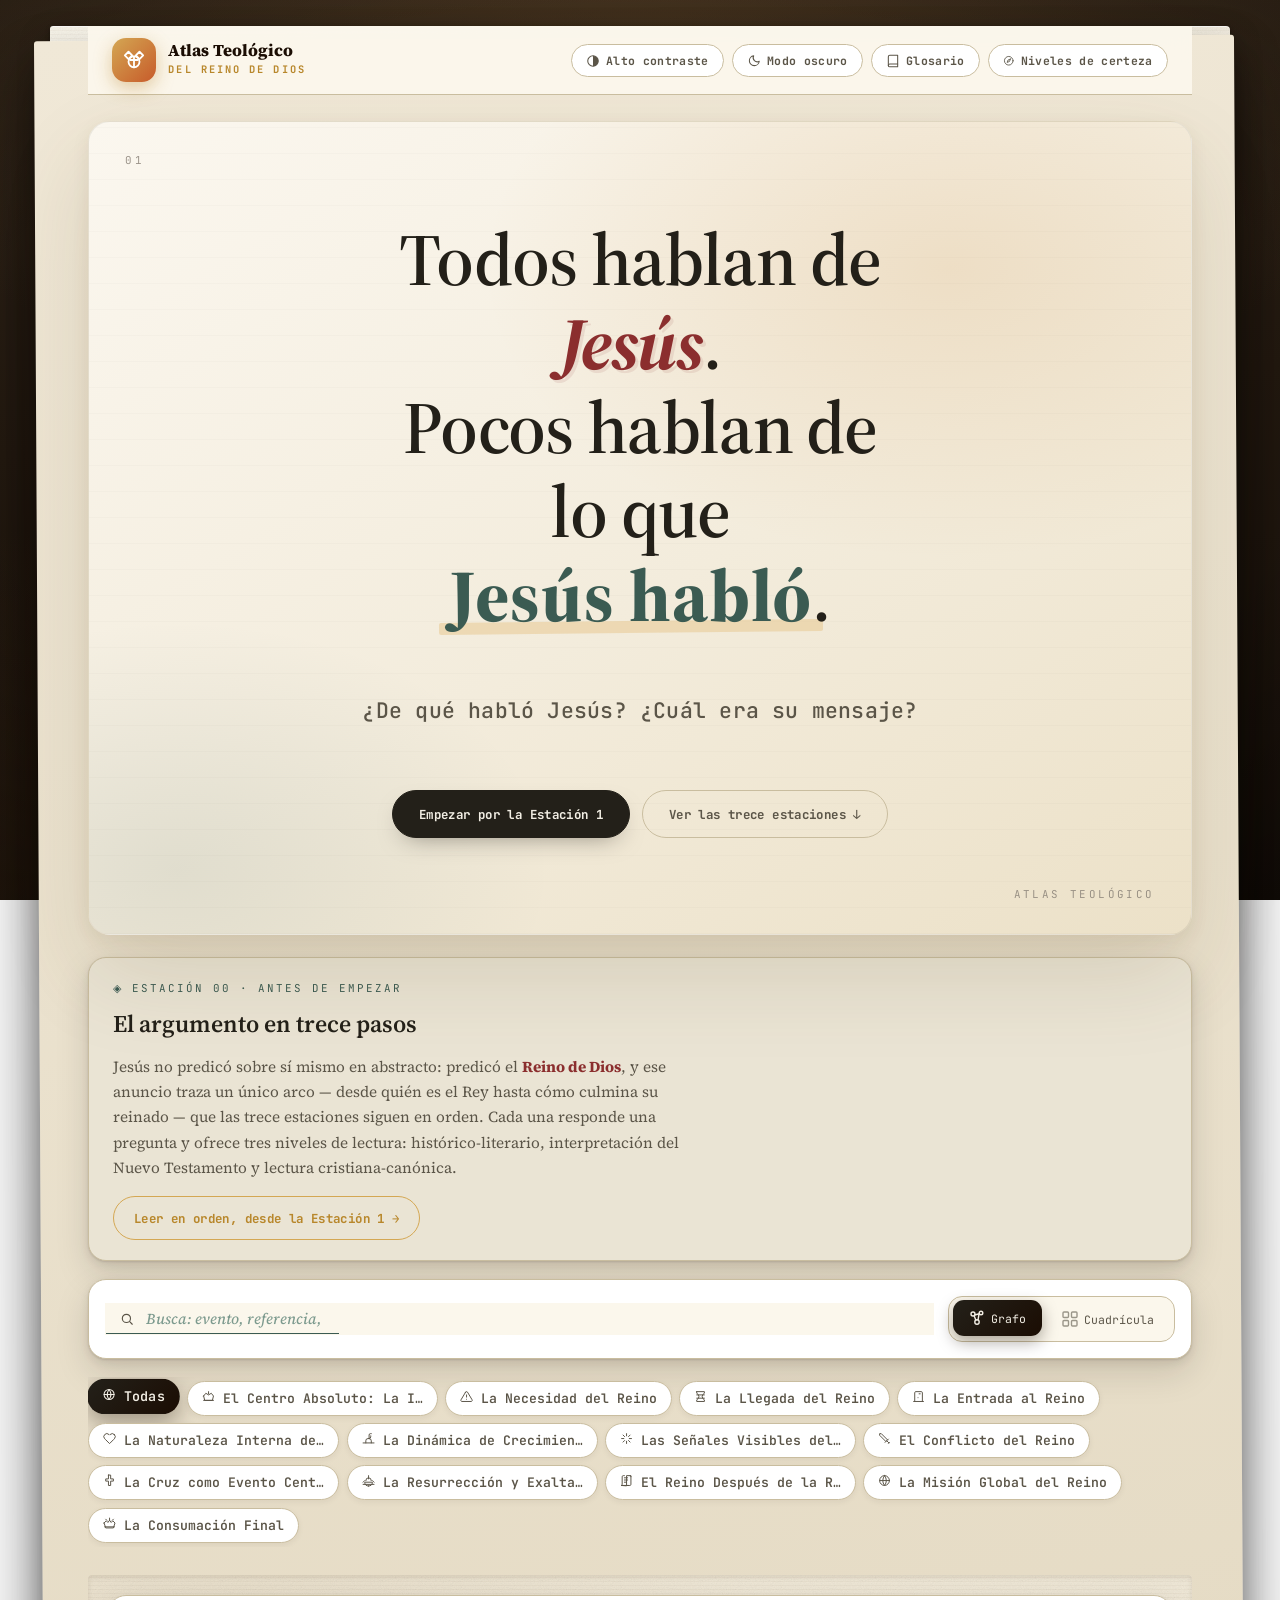
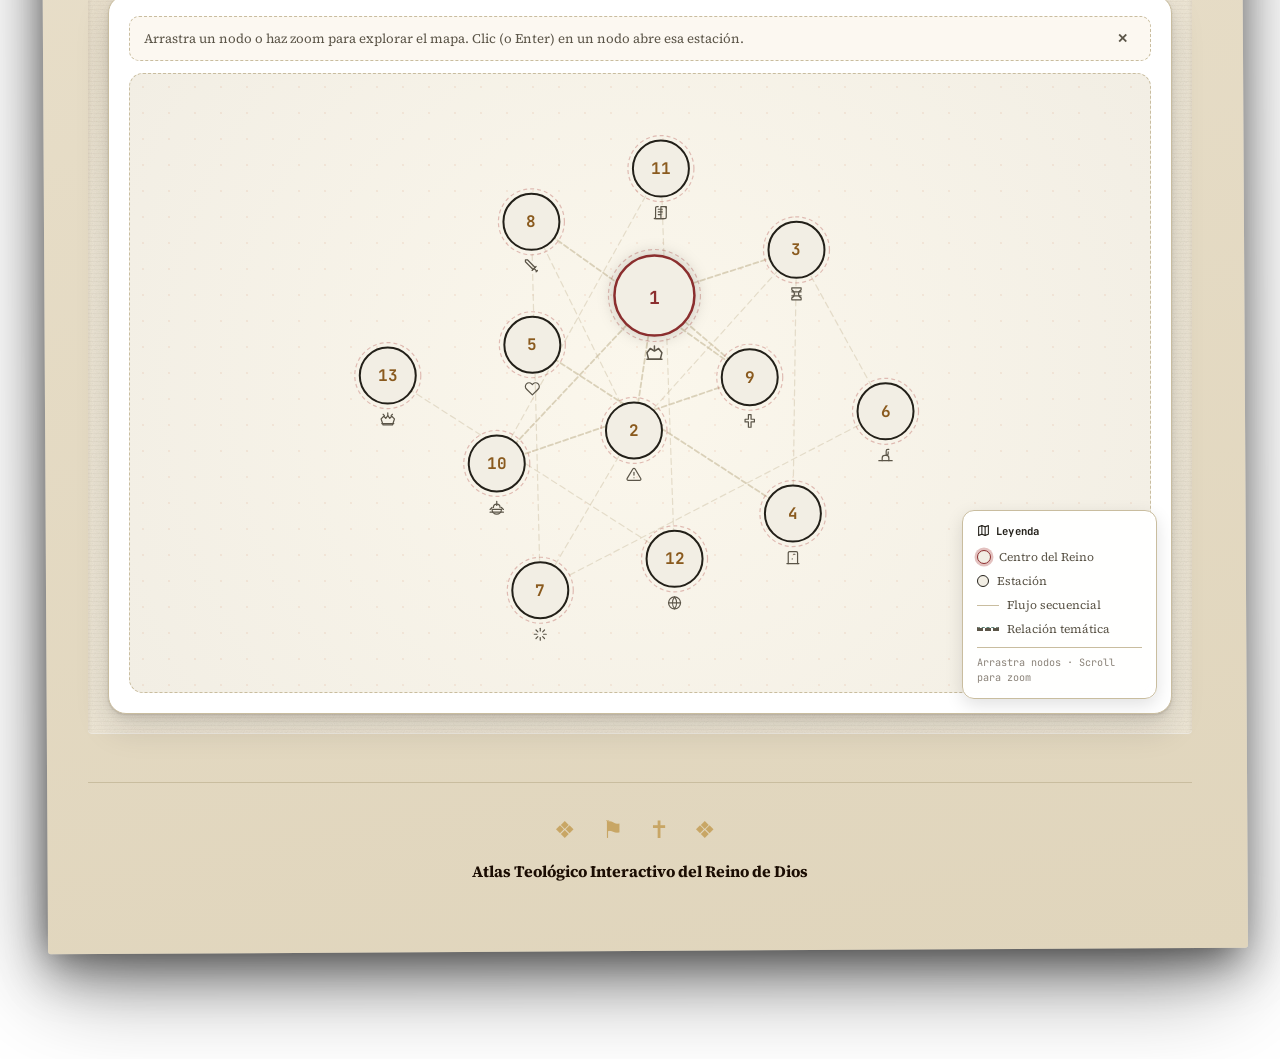
<file: index.html>
<!doctype html>
<html lang="es">
  <head>
    <meta charset="UTF-8" />
    <meta name="viewport" content="width=device-width, initial-scale=1.0" />
    <title>El Reino de Dios — Atlas Teológico Interactivo</title>
    <meta name="description" content="Atlas Teológico interactivo: 13 estaciones que mapean la enseñanza de Jesús sobre el Reino de Dios, con lectura histórico-literaria, interpretación neotestamentaria y lectura cristiana-canónica." />
    <link rel="canonical" href="https://eydermoises94-pixel.github.io/atlas-del-reino-V2.0/" />
    <meta property="og:type" content="website" />
    <meta property="og:locale" content="es_ES" />
    <meta property="og:title" content="El Reino de Dios — Atlas Teológico Interactivo" />
    <meta property="og:description" content="13 estaciones que mapean la enseñanza de Jesús sobre el Reino de Dios: significado histórico-literario, interpretación del NT y lectura cristiana-canónica." />
    <meta property="og:url" content="https://eydermoises94-pixel.github.io/atlas-del-reino-V2.0/" />

    <!--
    ═══════════════════════════════════════════════════════════
    DECISIÓN TÉCNICA — GRAFO: D3.js v7 (force-simulation + SVG)
    ═══════════════════════════════════════════════════════════
    1. Force simulation nativa: repulsión, resortes y centro
       sin depender de librerías de grafos pesadas.
    2. Render SVG: control total sobre curvas bezier,
       filtros de tinta, texturas de papel y tipografía
       dentro de cada nodo — imposible con Canvas puro
       a este nivel de detalle editorial.
    3. Peso: ~70kb gzipped, sin dependencias.
    ═══════════════════════════════════════════════════════════
  -->

    <!-- Tipografía editorial -->
    <link rel="preconnect" href="https://fonts.googleapis.com" />
    <link rel="preconnect" href="https://fonts.gstatic.com" crossorigin />
    <link
      href="https://fonts.googleapis.com/css2?family=JetBrains+Mono:wght@400;700&family=Source+Serif+4:ital,opsz,wght@0,8..60,300;0,8..60,400;0,8..60,600;0,8..60,700;1,8..60,400&display=swap"
      rel="stylesheet"
    />

    <!-- D3.js v7 — fuerza + SVG (CDN) -->
    <script src="vendor/d3.v7.min.js" defer></script>

    <link rel="stylesheet" href="style.css" />
  </head>
  <body>
    <!-- ════════════ ENVOLVENTE PRINCIPAL v4.0 ════════════ -->
    <div class="wrap app-shell">
      <!-- ════════════ CABECERA FIJA v4.0 ════════════ -->
      <header class="app-header">
        <div class="app-header-inner wrap">
          <div class="brand" id="brandHome" style="cursor:pointer">
            <div class="brand-mark" aria-hidden="true">
              <svg width="22" height="22" viewBox="0 0 24 24" fill="none" stroke="currentColor" stroke-width="2" stroke-linecap="round" stroke-linejoin="round"><path d="M2 7l4-4 4 4-4 4z"/><path d="M14 7l4-4 4 4-4 4z"/><circle cx="12" cy="14" r="6"/><path d="M12 8v12M8 12h8"/></svg>
            </div>
            <div>
              <div class="brand-title">Atlas Teológico</div>
              <div class="brand-sub">DEL REINO DE DIOS</div>
            </div>
          </div>

          <div class="header-tools">
            <button
              class="display-toggle-btn"
              id="highContrastToggle"
              type="button"
              aria-pressed="false"
            >
              <svg width="14" height="14" viewBox="0 0 24 24" fill="none" stroke="currentColor" stroke-width="1.8" stroke-linecap="round" stroke-linejoin="round" aria-hidden="true"><circle cx="12" cy="12" r="9"/><path d="M12 3a9 9 0 0 1 0 18z" fill="currentColor" stroke="none"/></svg>
              <span>Alto contraste</span>
            </button>
            <button
              class="display-toggle-btn"
              id="darkModeToggle"
              type="button"
              aria-pressed="false"
            >
              <svg width="14" height="14" viewBox="0 0 24 24" fill="none" stroke="currentColor" stroke-width="1.8" stroke-linecap="round" stroke-linejoin="round" aria-hidden="true"><path d="M21 12.5A8.5 8.5 0 1 1 11.5 3a7 7 0 0 0 9.5 9.5z"/></svg>
              <span>Modo oscuro</span>
            </button>
            <div class="epi-legend-wrap">
              <button
                class="glossary-btn"
                id="glossaryToggle"
                type="button"
                aria-expanded="false"
                aria-controls="glossaryPanel"
              >
                <svg width="14" height="14" viewBox="0 0 24 24" fill="none" stroke="currentColor" stroke-width="1.8" stroke-linecap="round" stroke-linejoin="round" aria-hidden="true"><path d="M4 19.5A2.5 2.5 0 0 1 6.5 17H20"/><path d="M6.5 2H20v20H6.5A2.5 2.5 0 0 1 4 19.5v-15A2.5 2.5 0 0 1 6.5 2z"/></svg>
                <span class="epi-legend-btn-label">Glosario</span>
              </button>
              <div
                class="epi-legend glossary-panel"
                id="glossaryPanel"
                role="region"
                aria-label="Glosario de términos clave"
              ></div>
            </div>

            <div class="epi-legend-wrap">
              <button
                class="epi-legend-btn"
                id="epiLegendToggle"
                type="button"
                aria-expanded="false"
                aria-controls="epiLegendPanel"
              >
                <svg width="14" height="14" viewBox="0 0 24 24" fill="none" stroke="currentColor" stroke-width="1.8" stroke-linecap="round" stroke-linejoin="round" aria-hidden="true"><circle cx="12" cy="12" r="9"/><path d="M15.5 8.5l-2 5-5 2 2-5 5-2z"/></svg>
                <span class="epi-legend-btn-label">Niveles de certeza</span>
              </button>
              <div
                class="epi-legend"
                id="epiLegendPanel"
                role="region"
                aria-label="Qué significa cada nivel de certeza"
              ></div>
            </div>
          </div>
        </div>
      </header>

      <!-- ════════════ INTRODUCCIÓN v5.0 — Hero Editorial ════════════ -->
      <section class="intro" aria-label="Introducción">
        <span class="hero-frame-mark hero-frame-mark--tl" aria-hidden="true">01</span>
        <span class="hero-frame-mark hero-frame-mark--br" aria-hidden="true">ATLAS&nbsp;TEOLÓGICO</span>

        <div class="hero-stage">
          <h1 class="hero-line-1">
            Todos hablan de <span class="hero-word-jesus">Jesús</span>.<br>
            Pocos hablan de lo que <span class="hero-word-talked">Jesús&nbsp;habló</span>.
          </h1>

          <p class="hero-line-2">
            ¿De qué habló Jesús? <span class="hero-line-2-break">¿Cuál era su mensaje?</span>
          </p>

          <div class="hero-cta-row">
            <button type="button" class="hero-cta-primary" id="heroStartBtn">
              Empezar por la Estación 1
            </button>
            <button type="button" class="hero-cta-secondary" id="heroExploreBtn">
              Ver las trece estaciones ↓
            </button>
          </div>
        </div>
      </section>

      <!-- ════════════ ESTACIÓN 00 — MAPA DEL ARGUMENTO ════════════ -->
      <section class="map-arg" id="mapArg" aria-label="Mapa del argumento: las trece estaciones">
        <div class="map-arg-head">
          <span class="map-arg-eyebrow">◈ Estación 00 · Antes de empezar</span>
          <h2 class="map-arg-title">El argumento en trece pasos</h2>
          <p class="map-arg-lede">
            Jesús no predicó sobre sí mismo en abstracto: predicó el <strong>Reino de Dios</strong>, y ese anuncio traza un único arco — desde quién es el Rey hasta cómo culmina su reinado — que las trece estaciones siguen en orden. Cada una responde una pregunta y ofrece tres niveles de lectura: histórico-literario, interpretación del Nuevo Testamento y lectura cristiana-canónica.
          </p>
          <button class="read-in-order-btn" id="readInOrderBtn" type="button">
            Leer en orden, desde la Estación 1 →
          </button>
        </div>
      </section>

      <!-- ════════════ BARRA DE HERRAMIENTAS v4.0 ════════════ -->
      <nav class="toolbar" aria-label="Herramientas de navegación">
        <div class="search-wrap" style="position:relative;flex:1;min-width:240px;">
          <span class="search-icon" aria-hidden="true" style="position:absolute;left:14px;top:50%;transform:translateY(-50%);color:var(--tinta-dim);pointer-events:none;display:inline-flex;"><svg width="14" height="14" viewBox="0 0 24 24" fill="none" stroke="currentColor" stroke-width="2" stroke-linecap="round" stroke-linejoin="round"><circle cx="11" cy="11" r="7"/><path d="M21 21l-4.35-4.35"/></svg></span>
          <input
            type="search"
            id="freeSearch"
            placeholder="Busca: evento, referencia, concepto, foco…"
            autocomplete="off"
            spellcheck="false"
            aria-label="Buscar en el atlas"
            style="padding-left:40px;"
          />
          <button class="clear-btn" id="clearBtn" type="button" style="position:absolute;right:10px;top:50%;transform:translateY(-50%);border:none;background:transparent;color:var(--tinta-dim);font-weight:700;cursor:pointer;opacity:0;pointer-events:none;transition:all .2s;">✕</button>
          <span class="count-badge" id="resultHint" style="position:absolute;right:44px;top:50%;transform:translateY(-50%);font-size:.72em;padding:2px 8px;border-radius:100px;opacity:0;pointer-events:none;"></span>
        </div>

        <!-- Toggle grafo / cuadrícula -->
        <div
          class="view-toggle"
          role="tablist"
          aria-label="Vista de navegación"
        >
          <button
            class="toggle-btn active"
            id="toggleGraph"
            role="tab"
            aria-selected="true"
            aria-controls="graphView"
            data-view="graph"
            type="button"
          >
            <svg
              width="16"
              height="16"
              viewBox="0 0 16 16"
              fill="none"
              stroke="currentColor"
              stroke-width="1.4"
            >
              <circle cx="4" cy="4" r="2" />
              <circle cx="12" cy="3" r="1.8" />
              <circle cx="8" cy="12" r="2.2" />
              <line x1="5.5" y1="5" x2="10.5" y2="3.8" />
              <line x1="5" y1="5.5" x2="7" y2="10.5" />
              <line x1="10" y1="4.2" x2="9" y2="10.2" />
            </svg>
            Grafo
          </button>
          <button
            class="toggle-btn"
            id="toggleGrid"
            role="tab"
            aria-selected="false"
            aria-controls="stationsGrid"
            data-view="grid"
            type="button"
          >
            <svg
              width="16"
              height="16"
              viewBox="0 0 16 16"
              fill="none"
              stroke="currentColor"
              stroke-width="1.4"
            >
              <rect x="1" y="1" width="5.5" height="5.5" rx="1" />
              <rect x="9.5" y="1" width="5.5" height="5.5" rx="1" />
              <rect x="1" y="9.5" width="5.5" height="5.5" rx="1" />
              <rect x="9.5" y="9.5" width="5.5" height="5.5" rx="1" />
            </svg>
            Cuadrícula
          </button>
        </div>
      </nav>

      <!-- ════════════ CHIPS DE PREGUNTAS v4.0 ════════════ -->
      <div
        class="chip-row"
        id="chipRow"
        role="list"
        aria-label="Filtros por estación"
      ></div>

      <!-- ════════════ ÁREA DE CONTENIDO PRINCIPAL ════════════ -->
      <main class="content-area">
        <!-- Vista de grafo -->
        <section
          class="graph-view active"
          id="graphView"
          role="tabpanel"
          aria-label="Mapa de estaciones"
        >
          <div class="graph-onboard-hint" id="graphOnboardHint">
            <span>Arrastra un nodo o haz zoom para explorar el mapa. Clic (o Enter) en un nodo abre esa estación.</span>
            <button type="button" id="graphOnboardHintClose" aria-label="Cerrar aviso">✕</button>
          </div>
          <div class="graph-viewport" id="graphViewport">
            <div class="graph-surface" id="graphSurface"></div>
          </div>

          <aside
            class="graph-legend"
            id="graphLegend"
            aria-label="Leyenda del grafo"
          >
            <div class="legend-title"><svg width="13" height="13" viewBox="0 0 24 24" fill="none" stroke="currentColor" stroke-width="2" stroke-linecap="round" stroke-linejoin="round" style="margin-right:6px;vertical-align:-2px;"><path d="M9 3 3 5v16l6-2 6 2 6-2V3l-6 2-6-2z"/><path d="M9 3v16"/><path d="M15 5v16"/></svg>Leyenda</div>
            <div class="legend-item">
              <span class="legend-node legend-node--center"></span>
              <span>Centro del Reino</span>
            </div>
            <div class="legend-item">
              <span class="legend-node legend-node--station"></span>
              <span>Estación</span>
            </div>
            <div class="legend-item">
              <span class="legend-line legend-line--seq"></span>
              <span>Flujo secuencial</span>
            </div>
            <div class="legend-item">
              <span class="legend-line legend-line--cross"></span>
              <span>Relación temática</span>
            </div>
            <div class="legend-hint">
              Arrastra nodos · Scroll para zoom
            </div>
          </aside>

          <div
            class="graph-tooltip"
            id="graphTooltip"
            role="tooltip"
            aria-hidden="true"
          ></div>
        </section>

        <!-- Vista de cuadrícula -->
        <section
          class="stations-grid"
          id="stationsGrid"
          role="tabpanel"
          aria-label="Cuadrícula de estaciones"
        ></section>
      </main>

      <button
        class="back-to-top-btn"
        id="backToTopBtn"
        type="button"
        hidden
        aria-label="Volver arriba"
      >
        <svg width="18" height="18" viewBox="0 0 24 24" fill="none" stroke="currentColor" stroke-width="2.2" stroke-linecap="round" stroke-linejoin="round" aria-hidden="true"><path d="M12 19V5"/><path d="M5 12l7-7 7 7"/></svg>
      </button>

      <!-- ════════════ VISTA DE DETALLE v4.0 ════════════ -->
      <section class="page-view" id="pageView" aria-label="Detalle de estación">
        <!-- Barra de navegación superior -->
        <nav
          class="page-nav"
          id="pageNav"
          aria-label="Navegación entre estaciones"
        >
          <button class="back-btn" id="pageBackBtn" type="button">
            ← Volver al atlas
          </button>
          <span class="pos" id="pagePos"></span>
          <div class="nav-btns">
            <button id="pagePrevBtn" type="button">← Anterior</button>
            <button id="pageNextBtn" type="button">Siguiente →</button>
          </div>
          <button
            class="display-toggle-btn"
            id="readingModeToggle"
            type="button"
            aria-pressed="false"
            title="Oculta la barra de herramientas para leer sin distracciones"
          >
            <svg width="14" height="14" viewBox="0 0 24 24" fill="none" stroke="currentColor" stroke-width="1.8" stroke-linecap="round" stroke-linejoin="round" aria-hidden="true"><path d="M4 19.5A2.5 2.5 0 0 1 6.5 17H20"/><path d="M6.5 2H20v20H6.5A2.5 2.5 0 0 1 4 19.5v-15A2.5 2.5 0 0 1 6.5 2z"/></svg>
            <span>Modo lectura</span>
          </button>
        </nav>

        <!-- Rail de 13 segmentos: posición + progreso real (getVisitedStations) + navegación -->
        <div
          class="station-rail"
          id="stationRail"
          role="tablist"
          aria-label="Progreso por las trece estaciones"
        ></div>

        <!-- Encabezado premium -->
        <div class="page-header" id="pageHeader">
          <div class="page-eyebrow">◈ ESTACIÓN TEOLÓGICA</div>
          <h2 class="page-title" id="pageTitle" tabindex="-1"></h2>
          <div class="page-question" id="pageQuestion"></div>
        </div>

        <!-- Solapas -->
        <div
          class="detail-tabs"
          role="tablist"
          aria-label="Secciones de la estación"
        >
          <button
            class="detail-tab"
            role="tab"
            aria-selected="false"
            aria-controls="tabResumen"
            id="tabBtnResumen"
            data-tab="resumen"
            type="button"
          >
            <span class="tab-marker"></span>
            <svg width="15" height="15" viewBox="0 0 24 24" fill="none" stroke="currentColor" stroke-width="1.8" stroke-linecap="round" stroke-linejoin="round" aria-hidden="true"><path d="M9 12h6"/><path d="M9 16h6"/><path d="M4 4h16v16H4z"/></svg>
            Resumen
          </button>
          <button
            class="detail-tab active"
            role="tab"
            aria-selected="true"
            aria-controls="tabSynthesis"
            id="tabBtnSynthesis"
            data-tab="synthesis"
            type="button"
          >
            <span class="tab-marker"></span>
            <svg width="15" height="15" viewBox="0 0 24 24" fill="none" stroke="currentColor" stroke-width="1.8" stroke-linecap="round" stroke-linejoin="round" aria-hidden="true"><path d="M4 19.5A2.5 2.5 0 0 1 6.5 17H20"/><path d="M6.5 2H20v20H6.5A2.5 2.5 0 0 1 4 19.5v-15A2.5 2.5 0 0 1 6.5 2z"/></svg>
            Síntesis
          </button>
          <button
            class="detail-tab"
            role="tab"
            aria-selected="false"
            aria-controls="tabTheology"
            id="tabBtnTheology"
            data-tab="theology"
            type="button"
          >
            <span class="tab-marker"></span>
            <svg width="15" height="15" viewBox="0 0 24 24" fill="none" stroke="currentColor" stroke-width="1.8" stroke-linecap="round" stroke-linejoin="round" aria-hidden="true"><rect x="3" y="3" width="7" height="7" rx="1"/><rect x="14" y="3" width="7" height="7" rx="1"/><rect x="3" y="14" width="7" height="7" rx="1"/><rect x="14" y="14" width="7" height="7" rx="1"/></svg>
            Teología QUAD
          </button>
          <button
            class="detail-tab"
            role="tab"
            aria-selected="false"
            aria-controls="tabEvidences"
            id="tabBtnEvidences"
            data-tab="evidences"
            type="button"
          >
            <span class="tab-marker"></span>
            <svg width="15" height="15" viewBox="0 0 24 24" fill="none" stroke="currentColor" stroke-width="1.8" stroke-linecap="round" stroke-linejoin="round" aria-hidden="true"><path d="M12 20h9"/><path d="M16.5 3.5a2.121 2.121 0 0 1 3 3L7 19l-4 1 1-4L16.5 3.5z"/></svg>
            Evidencias Bíblicas
          </button>
        </div>

        <!-- Paneles -->
        <div class="detail-panels" id="detailPanels">
          <article
            class="detail-panel"
            id="tabResumen"
            role="tabpanel"
            aria-labelledby="tabBtnResumen"
            data-tab="resumen"
          >
            <div id="resumenContent"></div>
          </article>

          <article
            class="detail-panel active"
            id="tabSynthesis"
            role="tabpanel"
            aria-labelledby="tabBtnSynthesis"
            data-tab="synthesis"
          >
            <div class="font-size-toggle" id="fontSizeToggle">
              <button class="font-size-btn" data-size="small" type="button">A</button>
              <button class="font-size-btn active" data-size="medium" type="button">A</button>
              <button class="font-size-btn" data-size="large" type="button">A</button>
            </div>
            <div class="page-prose size-medium" id="synthesisContent"></div>
          </article>

          <article
            class="detail-panel"
            id="tabTheology"
            role="tabpanel"
            aria-labelledby="tabBtnTheology"
            data-tab="theology"
          >
            <div id="theologyContent"></div>
          </article>

          <article
            class="detail-panel"
            id="tabEvidences"
            role="tabpanel"
            aria-labelledby="tabBtnEvidences"
            data-tab="evidences"
          >
            <div id="evidencesContent"></div>
          </article>
        </div>
      </section>

      <!-- ════════════ FOOTER ════════════ -->
      <footer class="app-footer" role="contentinfo">
        <div class="foot-glyphs" aria-hidden="true">❖ ⚑ ✝ ❖</div>
        <p class="foot-main">Atlas Teológico Interactivo del Reino de Dios</p>
      </footer>
    </div>
    <!-- /.wrap -->

    <script src="data.js"></script>
    <script src="app.js"></script>
  </body>
</html>
</file>
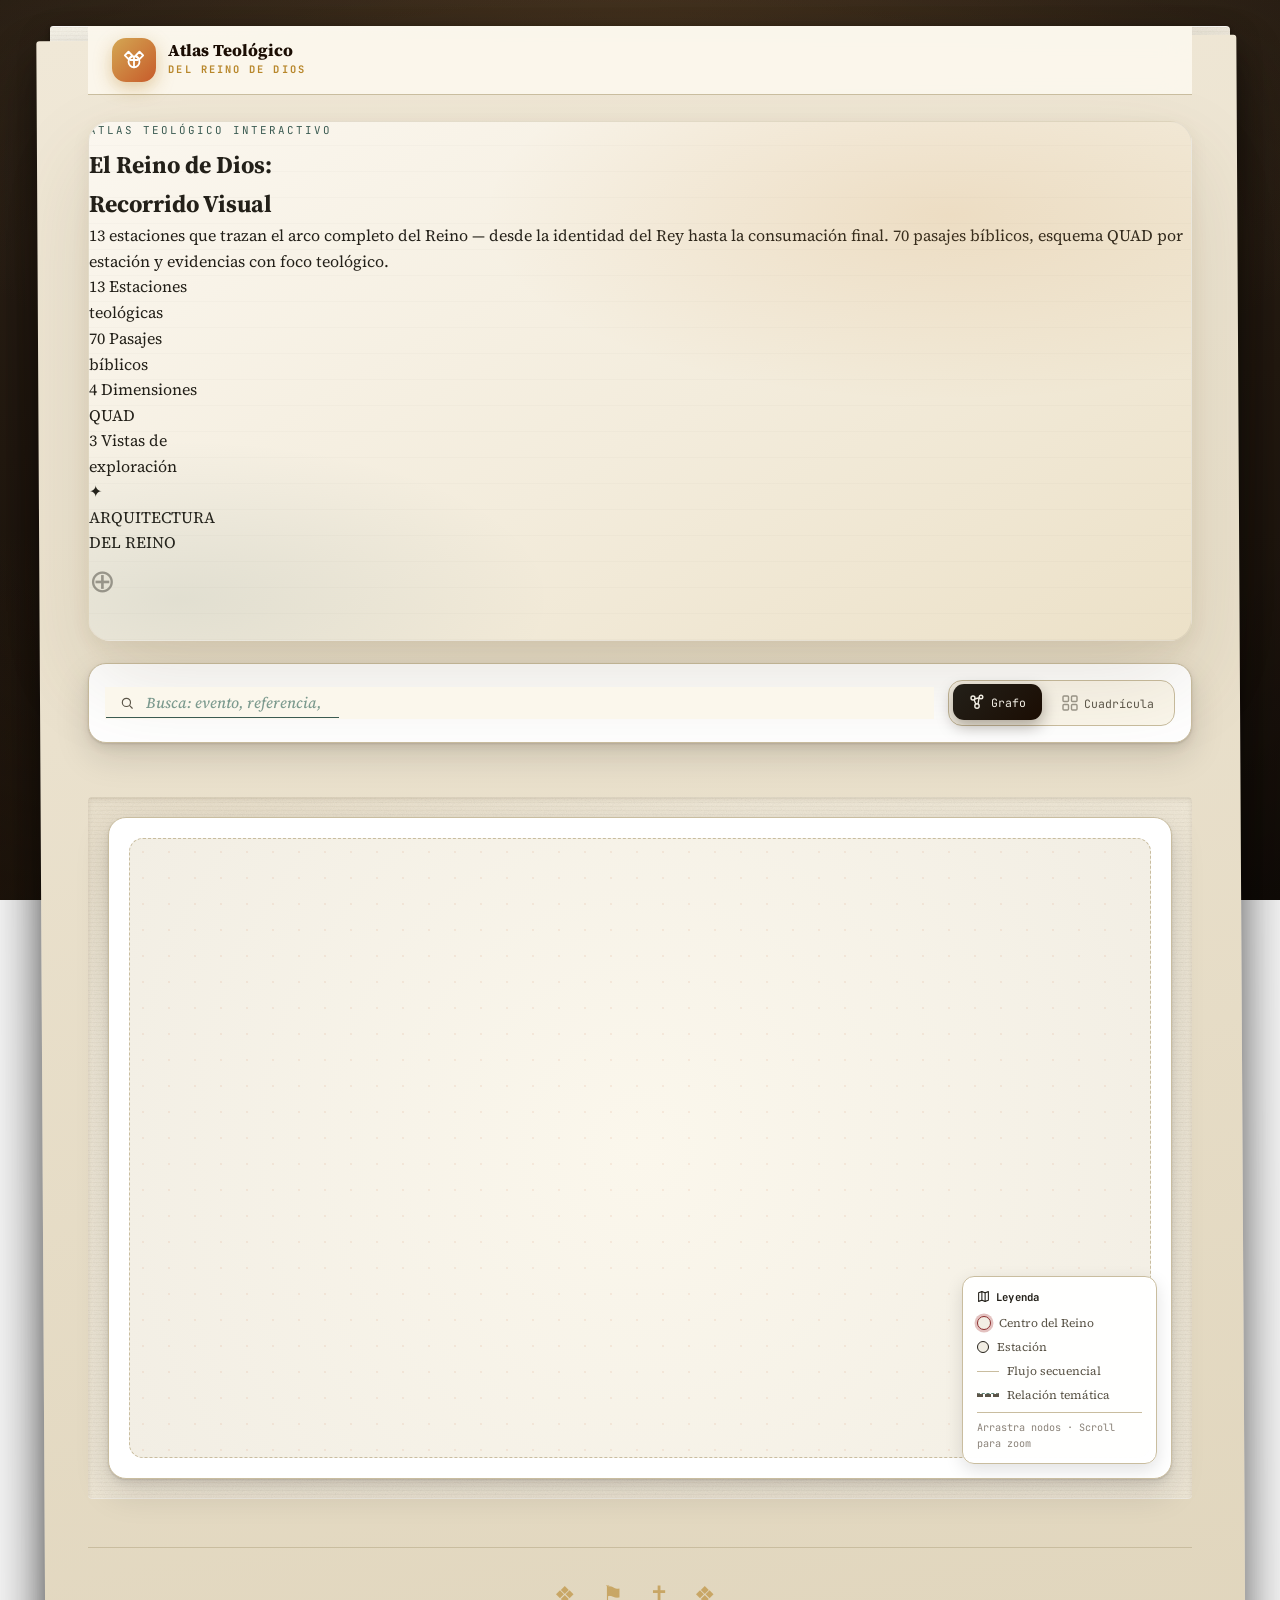
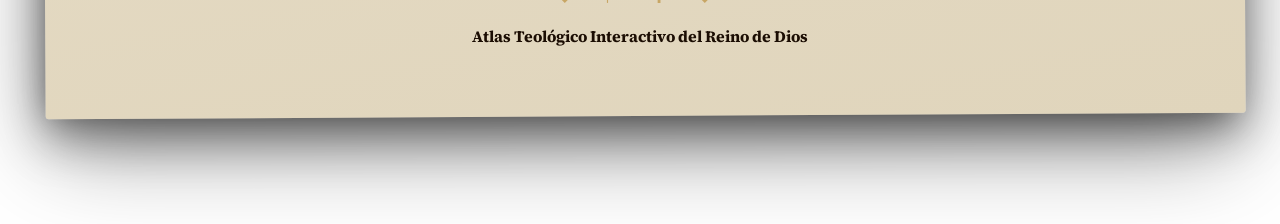
<file: index (1).html>
<!doctype html>
<html lang="es">
  <head>
    <meta charset="UTF-8" />
    <meta name="viewport" content="width=device-width, initial-scale=1.0" />
    <title>El Reino de Dios — Atlas Teológico Interactivo</title>

    <!--
    ═══════════════════════════════════════════════════════════
    DECISIÓN TÉCNICA — GRAFO: D3.js v7 (force-simulation + SVG)
    ═══════════════════════════════════════════════════════════
    1. Force simulation nativa: repulsión, resortes y centro
       sin depender de librerías de grafos pesadas.
    2. Render SVG: control total sobre curvas bezier,
       filtros de tinta, texturas de papel y tipografía
       dentro de cada nodo — imposible con Canvas puro
       a este nivel de detalle editorial.
    3. Peso: ~70kb gzipped, sin dependencias.
    ═══════════════════════════════════════════════════════════
  -->

    <!-- Tipografía editorial -->
    <link rel="preconnect" href="https://fonts.googleapis.com" />
    <link rel="preconnect" href="https://fonts.gstatic.com" crossorigin />
    <link
      href="https://fonts.googleapis.com/css2?family=JetBrains+Mono:wght@400;700&family=Source+Serif+4:ital,opsz,wght@0,8..60,300;0,8..60,400;0,8..60,600;0,8..60,700;1,8..60,400&display=swap"
      rel="stylesheet"
    />

    <!-- D3.js v7 — fuerza + SVG (CDN) -->
    <script src="https://d3js.org/d3.v7.min.js"></script>

    <link rel="stylesheet" href="style.css" />
  </head>
  <body>
    <!-- ════════════ ENVOLVENTE PRINCIPAL v4.0 ════════════ -->
    <div class="wrap app-shell">
      <!-- ════════════ CABECERA FIJA v4.0 ════════════ -->
      <header class="app-header">
        <div class="app-header-inner wrap">
          <div class="brand" id="brandHome" style="cursor:pointer">
            <div class="brand-mark" aria-hidden="true">
              <svg width="22" height="22" viewBox="0 0 24 24" fill="none" stroke="currentColor" stroke-width="2" stroke-linecap="round" stroke-linejoin="round"><path d="M2 7l4-4 4 4-4 4z"/><path d="M14 7l4-4 4 4-4 4z"/><circle cx="12" cy="14" r="6"/><path d="M12 8v12M8 12h8"/></svg>
            </div>
            <div>
              <div class="brand-title">Atlas Teológico</div>
              <div class="brand-sub">DEL REINO DE DIOS</div>
            </div>
          </div>
        </div>
      </header>

      <!-- ════════════ INTRODUCCIÓN v4.0 — Canva Hero ════════════ -->
      <section class="intro" aria-label="Introducción">
        <!-- Left: main content -->
        <div class="intro-content">
          <span class="eyebrow">ATLAS TEOLÓGICO INTERACTIVO</span>
          <h1>El Reino de Dios:<br><span class="hero-accent">Recorrido Visual</span></h1>
          <p>
            13 estaciones que trazan el arco completo del Reino — desde la identidad del Rey hasta la consumación final.
            70 pasajes bíblicos, esquema QUAD por estación y evidencias con foco teológico.
          </p>
          <div class="stats-row" id="heroStats">
            <div class="stat-pill">
              <span class="stat-num">13</span>
              <span class="stat-lbl">Estaciones<br>teológicas</span>
            </div>
            <div class="stat-pill">
              <span class="stat-num">70</span>
              <span class="stat-lbl">Pasajes<br>bíblicos</span>
            </div>
            <div class="stat-pill">
              <span class="stat-num">4</span>
              <span class="stat-lbl">Dimensiones<br>QUAD</span>
            </div>
            <div class="stat-pill">
              <span class="stat-num">3</span>
              <span class="stat-lbl">Vistas de<br>exploración</span>
            </div>
          </div>
        </div>
        <!-- Right: decorative accent -->
        <div class="intro-accent" aria-hidden="true">
          <div class="intro-accent-glyph">✦</div>
          <div class="intro-accent-label">ARQUITECTURA<br>DEL REINO</div>
          <div class="intro-accent-glyph" style="font-size:2em;opacity:0.4;">⊕</div>
        </div>
      </section>

      <!-- ════════════ BARRA DE HERRAMIENTAS v4.0 ════════════ -->
      <nav class="toolbar" aria-label="Herramientas de navegación">
        <div class="search-wrap" style="position:relative;flex:1;min-width:240px;">
          <span class="search-icon" aria-hidden="true" style="position:absolute;left:14px;top:50%;transform:translateY(-50%);color:var(--tinta-dim);pointer-events:none;display:inline-flex;"><svg width="14" height="14" viewBox="0 0 24 24" fill="none" stroke="currentColor" stroke-width="2" stroke-linecap="round" stroke-linejoin="round"><circle cx="11" cy="11" r="7"/><path d="M21 21l-4.35-4.35"/></svg></span>
          <input
            type="search"
            id="freeSearch"
            placeholder="Busca: evento, referencia, concepto, foco…"
            autocomplete="off"
            spellcheck="false"
            aria-label="Buscar en el atlas"
            style="padding-left:40px;"
          />
          <button class="clear-btn" id="clearBtn" type="button" style="position:absolute;right:10px;top:50%;transform:translateY(-50%);border:none;background:transparent;color:var(--tinta-dim);font-weight:700;cursor:pointer;opacity:0;pointer-events:none;transition:all .2s;">✕</button>
          <span class="count-badge" id="resultHint" style="position:absolute;right:44px;top:50%;transform:translateY(-50%);font-size:.72em;padding:2px 8px;border-radius:100px;opacity:0;pointer-events:none;"></span>
        </div>

        <!-- Toggle grafo / cuadrícula -->
        <div
          class="view-toggle"
          role="tablist"
          aria-label="Vista de navegación"
        >
          <button
            class="toggle-btn active"
            id="toggleGraph"
            role="tab"
            aria-selected="true"
            aria-controls="graphView"
            data-view="graph"
            type="button"
          >
            <svg
              width="16"
              height="16"
              viewBox="0 0 16 16"
              fill="none"
              stroke="currentColor"
              stroke-width="1.4"
            >
              <circle cx="4" cy="4" r="2" />
              <circle cx="12" cy="3" r="1.8" />
              <circle cx="8" cy="12" r="2.2" />
              <line x1="5.5" y1="5" x2="10.5" y2="3.8" />
              <line x1="5" y1="5.5" x2="7" y2="10.5" />
              <line x1="10" y1="4.2" x2="9" y2="10.2" />
            </svg>
            Grafo
          </button>
          <button
            class="toggle-btn"
            id="toggleGrid"
            role="tab"
            aria-selected="false"
            aria-controls="stationsGrid"
            data-view="grid"
            type="button"
          >
            <svg
              width="16"
              height="16"
              viewBox="0 0 16 16"
              fill="none"
              stroke="currentColor"
              stroke-width="1.4"
            >
              <rect x="1" y="1" width="5.5" height="5.5" rx="1" />
              <rect x="9.5" y="1" width="5.5" height="5.5" rx="1" />
              <rect x="1" y="9.5" width="5.5" height="5.5" rx="1" />
              <rect x="9.5" y="9.5" width="5.5" height="5.5" rx="1" />
            </svg>
            Cuadrícula
          </button>
        </div>
      </nav>

      <!-- ════════════ CHIPS DE PREGUNTAS v4.0 ════════════ -->
      <div
        class="chip-row"
        id="chipRow"
        role="list"
        aria-label="Filtros por estación"
      ></div>

      <!-- ════════════ ÁREA DE CONTENIDO PRINCIPAL ════════════ -->
      <main class="content-area">
        <!-- Vista de grafo -->
        <section
          class="graph-view active"
          id="graphView"
          role="tabpanel"
          aria-label="Mapa de estaciones"
        >
          <div class="graph-viewport" id="graphViewport">
            <div class="graph-surface" id="graphSurface"></div>
          </div>

          <aside
            class="graph-legend"
            id="graphLegend"
            aria-label="Leyenda del grafo"
          >
            <div class="legend-title"><svg width="13" height="13" viewBox="0 0 24 24" fill="none" stroke="currentColor" stroke-width="2" stroke-linecap="round" stroke-linejoin="round" style="margin-right:6px;vertical-align:-2px;"><path d="M9 3 3 5v16l6-2 6 2 6-2V3l-6 2-6-2z"/><path d="M9 3v16"/><path d="M15 5v16"/></svg>Leyenda</div>
            <div class="legend-item">
              <span class="legend-node legend-node--center"></span>
              <span>Centro del Reino</span>
            </div>
            <div class="legend-item">
              <span class="legend-node legend-node--station"></span>
              <span>Estación</span>
            </div>
            <div class="legend-item">
              <span class="legend-line legend-line--seq"></span>
              <span>Flujo secuencial</span>
            </div>
            <div class="legend-item">
              <span class="legend-line legend-line--cross"></span>
              <span>Relación temática</span>
            </div>
            <div class="legend-hint">
              Arrastra nodos · Scroll para zoom
            </div>
          </aside>

          <div
            class="graph-tooltip"
            id="graphTooltip"
            role="tooltip"
            aria-hidden="true"
          ></div>
        </section>

        <!-- Vista de cuadrícula -->
        <section
          class="stations-grid"
          id="stationsGrid"
          role="tabpanel"
          aria-label="Cuadrícula de estaciones"
        ></section>
      </main>

      <!-- ════════════ VISTA DE DETALLE v4.0 ════════════ -->
      <section class="page-view" id="pageView" aria-label="Detalle de estación">
        <!-- Barra de navegación superior -->
        <nav
          class="page-nav"
          id="pageNav"
          aria-label="Navegación entre estaciones"
        >
          <button class="back-btn" id="pageBackBtn" type="button">
            ← Volver al atlas
          </button>
          <span class="pos" id="pagePos"></span>
          <div class="nav-btns">
            <button id="pagePrevBtn" type="button">← Anterior</button>
            <button id="pageNextBtn" type="button">Siguiente →</button>
          </div>
        </nav>

        <!-- Encabezado premium -->
        <div class="page-header" id="pageHeader">
          <div class="page-eyebrow">◈ ESTACIÓN TEOLÓGICA</div>
          <h2 class="page-title" id="pageTitle"></h2>
          <div class="page-question" id="pageQuestion"></div>
        </div>

        <!-- Solapas -->
        <div
          class="detail-tabs"
          role="tablist"
          aria-label="Secciones de la estación"
        >
          <button
            class="detail-tab active"
            role="tab"
            aria-selected="true"
            aria-controls="tabSynthesis"
            id="tabBtnSynthesis"
            data-tab="synthesis"
            type="button"
          >
            <span class="tab-marker"></span>
            <svg width="15" height="15" viewBox="0 0 24 24" fill="none" stroke="currentColor" stroke-width="1.8" stroke-linecap="round" stroke-linejoin="round" aria-hidden="true"><path d="M4 19.5A2.5 2.5 0 0 1 6.5 17H20"/><path d="M6.5 2H20v20H6.5A2.5 2.5 0 0 1 4 19.5v-15A2.5 2.5 0 0 1 6.5 2z"/></svg>
            Síntesis
          </button>
          <button
            class="detail-tab"
            role="tab"
            aria-selected="false"
            aria-controls="tabTheology"
            id="tabBtnTheology"
            data-tab="theology"
            type="button"
          >
            <span class="tab-marker"></span>
            <svg width="15" height="15" viewBox="0 0 24 24" fill="none" stroke="currentColor" stroke-width="1.8" stroke-linecap="round" stroke-linejoin="round" aria-hidden="true"><rect x="3" y="3" width="7" height="7" rx="1"/><rect x="14" y="3" width="7" height="7" rx="1"/><rect x="3" y="14" width="7" height="7" rx="1"/><rect x="14" y="14" width="7" height="7" rx="1"/></svg>
            Teología QUAD
          </button>
          <button
            class="detail-tab"
            role="tab"
            aria-selected="false"
            aria-controls="tabEvidences"
            id="tabBtnEvidences"
            data-tab="evidences"
            type="button"
          >
            <span class="tab-marker"></span>
            <svg width="15" height="15" viewBox="0 0 24 24" fill="none" stroke="currentColor" stroke-width="1.8" stroke-linecap="round" stroke-linejoin="round" aria-hidden="true"><path d="M12 20h9"/><path d="M16.5 3.5a2.121 2.121 0 0 1 3 3L7 19l-4 1 1-4L16.5 3.5z"/></svg>
            Evidencias Bíblicas
          </button>
        </div>

        <!-- Paneles -->
        <div class="detail-panels" id="detailPanels">
          <article
            class="detail-panel active"
            id="tabSynthesis"
            role="tabpanel"
            aria-labelledby="tabBtnSynthesis"
            data-tab="synthesis"
          >
            <div class="page-prose" id="synthesisContent"></div>
          </article>

          <article
            class="detail-panel"
            id="tabTheology"
            role="tabpanel"
            aria-labelledby="tabBtnTheology"
            data-tab="theology"
          >
            <div id="theologyContent"></div>
          </article>

          <article
            class="detail-panel"
            id="tabEvidences"
            role="tabpanel"
            aria-labelledby="tabBtnEvidences"
            data-tab="evidences"
          >
            <div id="evidencesContent"></div>
          </article>
        </div>
      </section>

      <!-- ════════════ FOOTER ════════════ -->
      <footer class="app-footer" role="contentinfo">
        <div class="foot-glyphs" aria-hidden="true">❖ ⚑ ✝ ❖</div>
        <p class="foot-main">Atlas Teológico Interactivo del Reino de Dios</p>
      </footer>
    </div>
    <!-- /.wrap -->

    <script src="app.js"></script>
  </body>
</html>
</file>
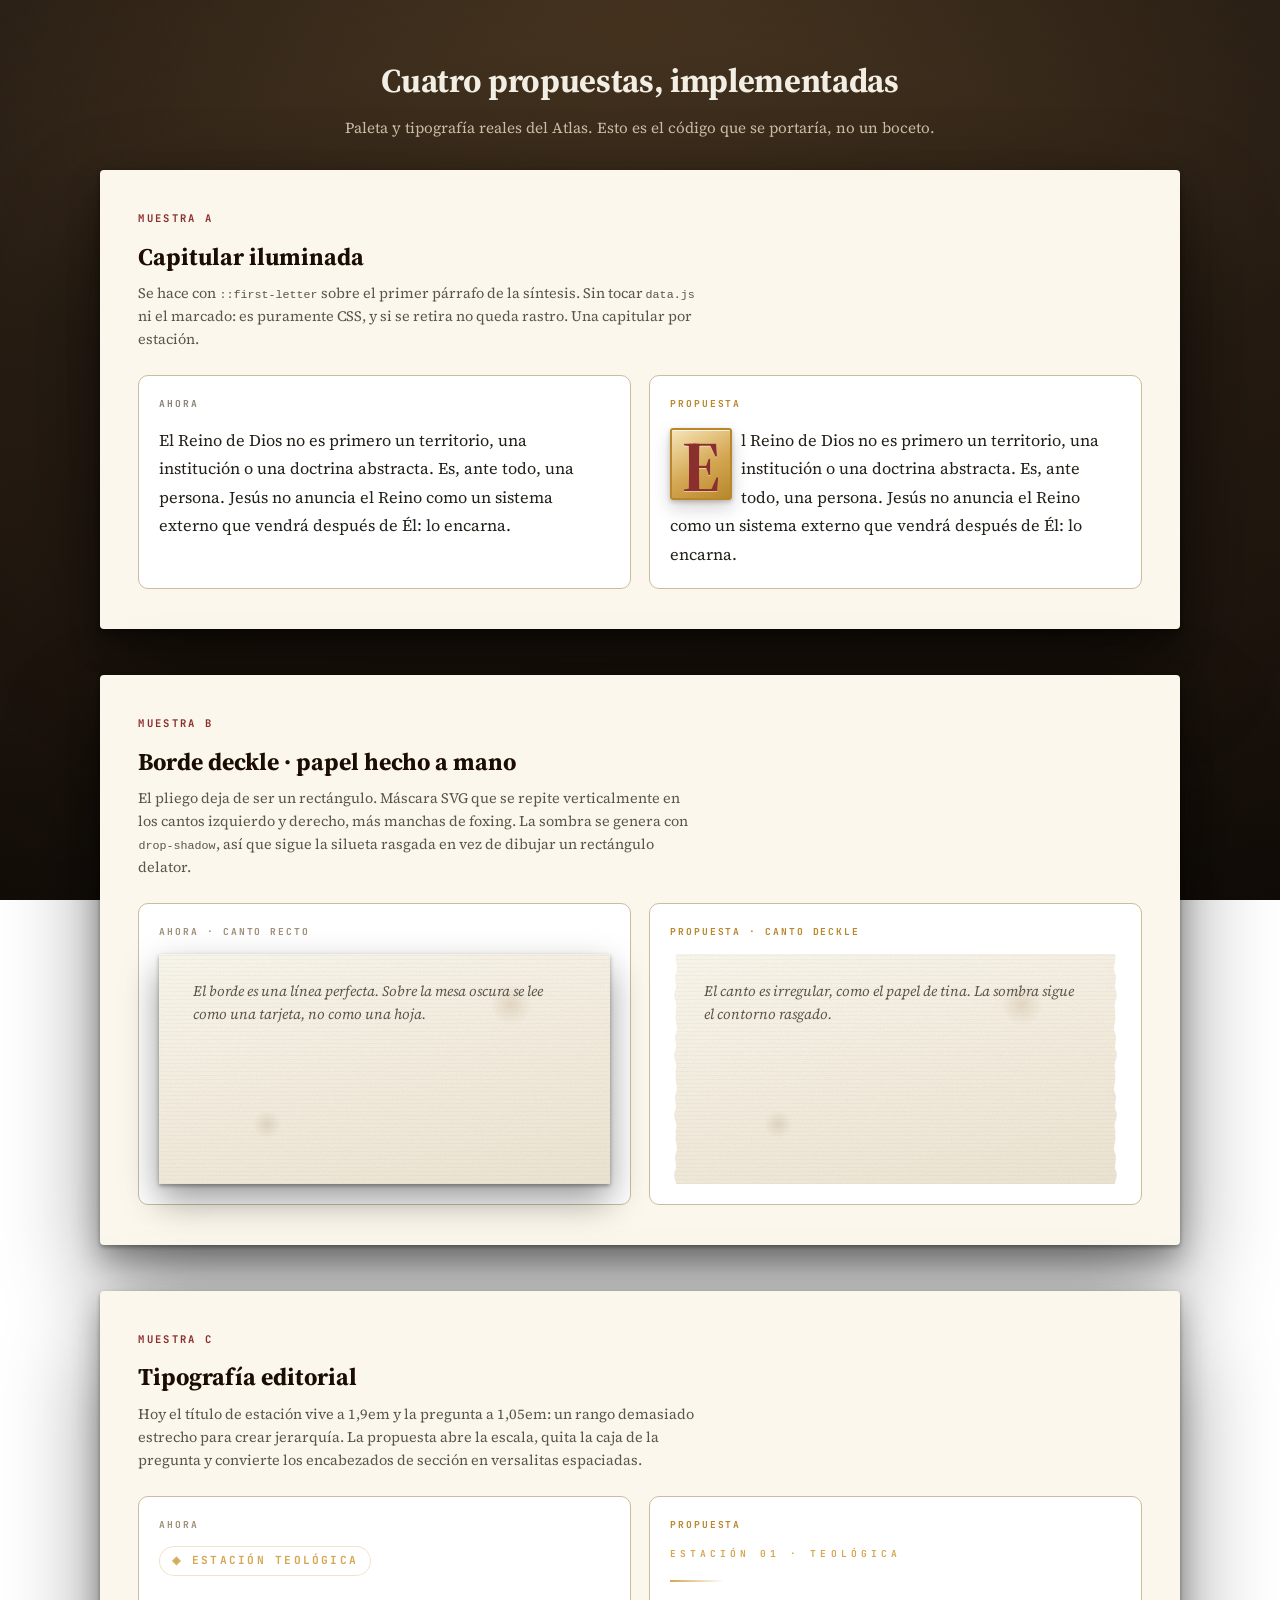
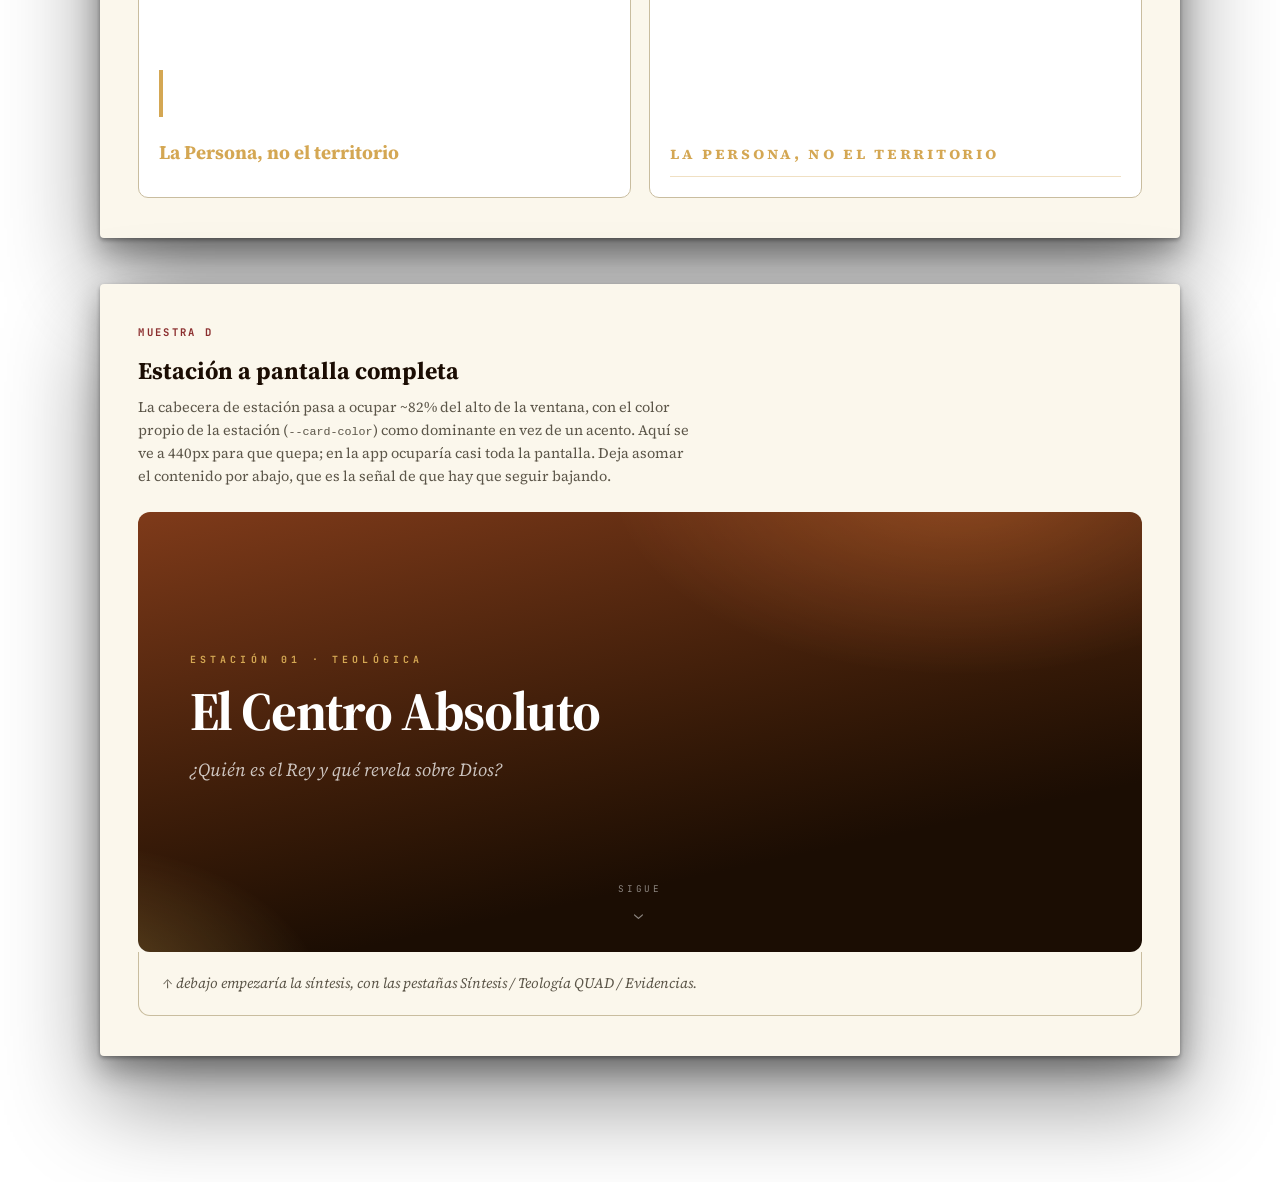
<file: muestras-bloque4.html>
<!doctype html>
<html lang="es">
<head>
<meta charset="utf-8" />
<meta name="viewport" content="width=device-width, initial-scale=1" />
<title>Muestras · Atlas del Reino — 4 propuestas</title>
<link rel="preconnect" href="https://fonts.googleapis.com" />
<link rel="preconnect" href="https://fonts.gstatic.com" crossorigin />
<link href="https://fonts.googleapis.com/css2?family=JetBrains+Mono:wght@400;700&family=Source+Serif+4:ital,opsz,wght@0,8..60,300;0,8..60,400;0,8..60,600;0,8..60,700;1,8..60,400&display=swap" rel="stylesheet" />
<style>
:root{
  --papel:#F2EEE4; --papel-lift:#FBF7EC; --vitela-line:#c9bd9f;
  --tinta:#232019; --tinta-dim:#5b5548; --tinta-faint:#8a8278;
  --sello:#8B2E2E; --glosa:#3B5B52; --foco:#C98A3A; --foco-text:#8A5A1E;
  --gold:#D4A753; --gold-deep:#B8872B; --ink-hot:#1B0D03;
  --mesa:#2E2318; --mesa-deep:#17100A; --pliego:#FBF7EC; --pliego-edge:#EDE4D1;
  --serif:'Source Serif 4',Georgia,serif; --mono:'JetBrains Mono',Consolas,monospace;
}
*,*::before,*::after{box-sizing:border-box;margin:0;padding:0}
body{
  font-family:var(--serif); color:var(--tinta); line-height:1.6; padding:0 0 80px;
  background:
    radial-gradient(125% 95% at 50% 45%, transparent 42%, rgba(0,0,0,.55) 100%),
    radial-gradient(1400px 820px at 50% -5%, rgba(150,108,58,.26), transparent 62%),
    linear-gradient(176deg,var(--mesa) 0%,#241A11 46%,var(--mesa-deep) 100%);
  background-attachment:fixed;
}
.page{width:min(1080px,calc(100% - 32px));margin:0 auto}
.doc-head{padding:54px 0 30px;text-align:center;color:var(--papel)}
.doc-head h1{font-size:2.1em;font-weight:700;letter-spacing:-.01em}
.doc-head p{color:#C9BCA6;font-size:.95em;margin-top:8px}
.muestra{
  background:var(--pliego); border-radius:4px; margin:0 0 46px; padding:34px clamp(18px,3vw,44px) 40px;
  box-shadow:0 2px 4px rgba(0,0,0,.34),0 14px 30px rgba(0,0,0,.34),0 44px 96px rgba(0,0,0,.44);
}
.tag{font-family:var(--mono);font-size:.66em;letter-spacing:.22em;text-transform:uppercase;color:var(--sello);font-weight:700}
.muestra > h2{font-size:1.5em;margin:8px 0 6px;color:var(--ink-hot)}
.muestra > .nota{font-size:.9em;color:var(--tinta-dim);margin-bottom:24px;max-width:70ch}
.ab{display:grid;grid-template-columns:1fr 1fr;gap:18px}
@media(max-width:860px){.ab{grid-template-columns:1fr}}
.ab > div{border:1.5px solid var(--vitela-line);border-radius:10px;padding:20px;background:#fff;min-width:0}
.lbl{font-family:var(--mono);font-size:.6em;letter-spacing:.2em;text-transform:uppercase;color:var(--tinta-faint);font-weight:700;margin-bottom:14px;display:block}
.lbl.now{color:var(--tinta-faint)}
.lbl.new{color:var(--gold-deep)}

/* ══ A · CAPITULAR ILUMINADA ══ */
.demo-syn p{font-size:1.02em;line-height:1.75;text-align:left;color:var(--tinta)}
.cap-new p:first-of-type::first-letter{
  float:left; font-family:var(--serif); font-weight:700;
  font-size:4.4em; line-height:.78; color:var(--sello);
  margin:.04em .12em 0 0; padding:.1em .14em .06em;
  background:linear-gradient(150deg,#F7E5B8 0%,var(--gold) 55%,var(--gold-deep) 100%);
  border:2px solid var(--gold-deep);
  border-radius:3px;
  box-shadow:0 2px 4px rgba(27,13,3,.22),0 8px 18px rgba(27,13,3,.18),inset 0 1px 0 rgba(255,255,255,.7);
  text-shadow:0 1px 0 rgba(255,255,255,.45);
}

/* ══ B · BORDE DECKLE ══ */
.deckle-stage{background:linear-gradient(176deg,var(--mesa),var(--mesa-deep));border-radius:10px;padding:26px 20px;border:none}
.sheet{position:relative;height:230px;background:var(--pliego);
  background-image:
    url("data:image/svg+xml,%3Csvg xmlns='http://www.w3.org/2000/svg' width='200' height='200'%3E%3Cfilter id='p'%3E%3CfeTurbulence type='fractalNoise' baseFrequency='0.8' numOctaves='4' stitchTiles='stitch'/%3E%3CfeColorMatrix type='saturate' values='0'/%3E%3C/filter%3E%3Crect width='200' height='200' filter='url(%23p)' opacity='0.13'/%3E%3C/svg%3E"),
    repeating-linear-gradient(0deg,rgba(90,68,30,.035) 0 1px,transparent 1px 4px),
    radial-gradient(circle 30px at 78% 22%, rgba(139,90,40,.16), transparent 70%),
    radial-gradient(circle 20px at 24% 74%, rgba(120,78,34,.14), transparent 72%),
    linear-gradient(168deg,var(--pliego),var(--pliego-edge));
}
.sheet.straight{box-shadow:0 2px 4px rgba(0,0,0,.34),0 16px 34px rgba(0,0,0,.4)}
.sheet.deck{
  --dl:url("data:image/svg+xml,%3Csvg xmlns='http://www.w3.org/2000/svg' width='16' height='60' viewBox='0 0 16 60' preserveAspectRatio='none'%3E%3Cpath fill='%23fff' d='M16 0 H6 C4 7 9 13 6 19 C3 25 8 31 5 37 C2 43 8 49 6 55 C5 58 6 59 6 60 H16 Z'/%3E%3C/svg%3E");
  --dr:url("data:image/svg+xml,%3Csvg xmlns='http://www.w3.org/2000/svg' width='16' height='60' viewBox='0 0 16 60' preserveAspectRatio='none'%3E%3Cpath fill='%23fff' d='M0 0 H10 C12 7 7 13 10 19 C13 25 8 31 11 37 C14 43 8 49 10 55 C11 58 10 59 10 60 H0 Z'/%3E%3C/svg%3E");
  -webkit-mask-image:linear-gradient(#000,#000),var(--dl),var(--dr);
  mask-image:linear-gradient(#000,#000),var(--dl),var(--dr);
  -webkit-mask-size:calc(100% - 28px) 100%,16px 60px,16px 60px;
  mask-size:calc(100% - 28px) 100%,16px 60px,16px 60px;
  -webkit-mask-position:center top,left top,right top;
  mask-position:center top,left top,right top;
  -webkit-mask-repeat:no-repeat,repeat-y,repeat-y;
  mask-repeat:no-repeat,repeat-y,repeat-y;
  filter:drop-shadow(0 3px 3px rgba(0,0,0,.42)) drop-shadow(0 18px 30px rgba(0,0,0,.45));
}
.sheet-txt{padding:26px 34px;font-size:.9em;color:var(--tinta-dim);font-style:italic}

/* ══ C · TIPOGRAFÍA EDITORIAL ══ */
.typ{background:linear-gradient(168deg,#3a2a1e,var(--ink-hot));color:var(--papel);border-radius:12px;padding:26px 24px;border:none}
.typ .eyebrow-now{font-family:var(--mono);font-size:.7em;letter-spacing:.2em;color:var(--gold);font-weight:700;display:inline-block;
  background:rgba(255,255,255,.07);border:1px solid rgba(212,167,83,.3);padding:5px 12px;border-radius:100px;margin-bottom:14px}
.typ .title-now{font-size:1.9em;line-height:1.15;color:#fff;margin:0 0 10px}
.typ .q-now{color:rgba(255,255,255,.85);font-style:italic;font-size:1.05em;border-left:4px solid var(--gold);padding:10px 14px;background:rgba(255,255,255,.05);border-radius:0 10px 10px 0}
.typ .eyebrow-new{font-family:var(--mono);font-size:.6em;letter-spacing:.42em;text-transform:uppercase;color:var(--gold);font-weight:700;display:block;margin-bottom:18px}
.typ .rule-new{width:54px;height:2px;background:linear-gradient(90deg,var(--gold),transparent);margin:0 0 16px}
.typ .title-new{font-size:3.3em;line-height:.98;letter-spacing:-.025em;font-weight:700;color:#fff;margin:0 0 16px;text-wrap:balance}
.typ .q-new{font-style:italic;font-size:1.12em;line-height:1.5;color:rgba(255,255,255,.72);max-width:34ch;border:none;background:none;padding:0}
.typ h3.h3-now{font-size:1.2em;color:var(--gold);margin-top:20px}
.typ h3.h3-new{font-size:1.05em;font-variant-caps:all-small-caps;letter-spacing:.16em;font-weight:700;color:var(--gold);margin-top:22px;padding-bottom:8px;border-bottom:1px solid rgba(212,167,83,.35)}

/* ══ D · ESTACIÓN A PANTALLA COMPLETA ══ */
.fs-wrap{border:none;padding:0;background:none}
.fs{
  --c:#C75B2A;
  position:relative;overflow:hidden;border-radius:12px;
  min-height:440px;display:flex;flex-direction:column;justify-content:center;
  padding:56px clamp(22px,4vw,58px) 84px;
  background:linear-gradient(168deg,color-mix(in srgb,var(--c) 58%,var(--ink-hot)) 0%,var(--ink-hot) 74%);
  color:var(--papel);
}
.fs::after{content:"";position:absolute;inset:0;pointer-events:none;
  background:radial-gradient(600px 340px at 82% -8%,var(--c),transparent 58%),
             radial-gradient(460px 280px at -8% 112%,var(--gold),transparent 58%);
  opacity:.42;mix-blend-mode:screen}
.fs > *{position:relative;z-index:1}
.fs .num{font-family:var(--mono);font-size:.62em;letter-spacing:.42em;text-transform:uppercase;color:var(--gold);font-weight:700;margin-bottom:16px}
.fs h3{font-size:clamp(2.1em,5vw,3.4em);line-height:1;letter-spacing:-.025em;margin:0 0 18px;color:#fff;text-wrap:balance}
.fs .q{font-style:italic;font-size:1.15em;color:rgba(255,255,255,.74);max-width:32ch;line-height:1.5}
.fs .cue{position:absolute;left:50%;bottom:26px;transform:translateX(-50%);z-index:2;text-align:center;
  font-family:var(--mono);font-size:.58em;letter-spacing:.3em;text-transform:uppercase;color:rgba(255,255,255,.5)}
.fs .cue span{display:block;font-size:1.6em;margin-top:6px;animation:bob 1.9s ease-in-out infinite}
@keyframes bob{0%,100%{transform:translateY(0)}50%{transform:translateY(5px)}}
.fs-after{background:var(--papel-lift);border:1.5px solid var(--vitela-line);border-top:none;border-radius:0 0 12px 12px;padding:20px 24px;font-size:.9em;color:var(--tinta-dim);font-style:italic}
@media(prefers-reduced-motion:reduce){.fs .cue span{animation:none}}
</style>
</head>
<body>
<div class="page">

<div class="doc-head">
  <h1>Cuatro propuestas, implementadas</h1>
  <p>Paleta y tipografía reales del Atlas. Esto es el código que se portaría, no un boceto.</p>
</div>

<!-- A -->
<section class="muestra">
  <span class="tag">Muestra A</span>
  <h2>Capitular iluminada</h2>
  <p class="nota">Se hace con <code>::first-letter</code> sobre el primer párrafo de la síntesis. Sin tocar <code>data.js</code> ni el marcado: es puramente CSS, y si se retira no queda rastro. Una capitular por estación.</p>
  <div class="ab">
    <div>
      <span class="lbl now">Ahora</span>
      <div class="demo-syn">
        <p>El Reino de Dios no es primero un territorio, una institución o una doctrina abstracta. Es, ante todo, una persona. Jesús no anuncia el Reino como un sistema externo que vendrá después de Él: lo encarna.</p>
      </div>
    </div>
    <div>
      <span class="lbl new">Propuesta</span>
      <div class="demo-syn cap-new">
        <p>El Reino de Dios no es primero un territorio, una institución o una doctrina abstracta. Es, ante todo, una persona. Jesús no anuncia el Reino como un sistema externo que vendrá después de Él: lo encarna.</p>
      </div>
    </div>
  </div>
</section>

<!-- B -->
<section class="muestra">
  <span class="tag">Muestra B</span>
  <h2>Borde deckle · papel hecho a mano</h2>
  <p class="nota">El pliego deja de ser un rectángulo. Máscara SVG que se repite verticalmente en los cantos izquierdo y derecho, más manchas de foxing. La sombra se genera con <code>drop-shadow</code>, así que sigue la silueta rasgada en vez de dibujar un rectángulo delator.</p>
  <div class="ab">
    <div class="deckle-stage">
      <span class="lbl now" style="color:#9d8f79">Ahora · canto recto</span>
      <div class="sheet straight"><div class="sheet-txt">El borde es una línea perfecta. Sobre la mesa oscura se lee como una tarjeta, no como una hoja.</div></div>
    </div>
    <div class="deckle-stage">
      <span class="lbl new">Propuesta · canto deckle</span>
      <div class="sheet deck"><div class="sheet-txt">El canto es irregular, como el papel de tina. La sombra sigue el contorno rasgado.</div></div>
    </div>
  </div>
</section>

<!-- C -->
<section class="muestra">
  <span class="tag">Muestra C</span>
  <h2>Tipografía editorial</h2>
  <p class="nota">Hoy el título de estación vive a 1,9em y la pregunta a 1,05em: un rango demasiado estrecho para crear jerarquía. La propuesta abre la escala, quita la caja de la pregunta y convierte los encabezados de sección en versalitas espaciadas.</p>
  <div class="ab">
    <div class="typ">
      <span class="lbl now" style="color:#9d8f79">Ahora</span>
      <span class="eyebrow-now">◈ ESTACIÓN TEOLÓGICA</span>
      <div class="title-now">El Centro Absoluto: La Identidad del Rey</div>
      <div class="q-now">¿Quién es el Rey y qué revela sobre Dios?</div>
      <h3 class="h3-now">La Persona, no el territorio</h3>
    </div>
    <div class="typ">
      <span class="lbl new">Propuesta</span>
      <span class="eyebrow-new">Estación 01 · Teológica</span>
      <div class="rule-new"></div>
      <div class="title-new">El Centro Absoluto</div>
      <div class="q-new">¿Quién es el Rey y qué revela sobre Dios?</div>
      <h3 class="h3-new">La Persona, no el territorio</h3>
    </div>
  </div>
</section>

<!-- D -->
<section class="muestra">
  <span class="tag">Muestra D</span>
  <h2>Estación a pantalla completa</h2>
  <p class="nota">La cabecera de estación pasa a ocupar ~82% del alto de la ventana, con el color propio de la estación (<code>--card-color</code>) como dominante en vez de un acento. Aquí se ve a 440px para que quepa; en la app ocuparía casi toda la pantalla. Deja asomar el contenido por abajo, que es la señal de que hay que seguir bajando.</p>
  <div class="fs-wrap">
    <div class="fs">
      <div class="num">Estación 01 · Teológica</div>
      <h3>El Centro Absoluto</h3>
      <div class="q">¿Quién es el Rey y qué revela sobre Dios?</div>
      <div class="cue">Sigue<span>⌄</span></div>
    </div>
    <div class="fs-after">↑ debajo empezaría la síntesis, con las pestañas Síntesis / Teología QUAD / Evidencias.</div>
  </div>
</section>

</div>
</body>
</html>
</file>
<file: style.css>
/* ═══════════════════════════════════════════════════════════════
   EL REINO DE DIOS — Atlas Teológico Interactivo
   Paleta: papel, tinta, sello bermellón, glosa, foco ámbar
   ═══════════════════════════════════════════════════════════════ */

/* ─── Variables de diseño ─── */
:root {
  /* Papel (fondos) */
  --papel: #F2EEE4;
  --papel-2: #EAE4D4;
  --papel-3: #E2D9C8;
  --vitela: #D8CFB8;
  --vitela-line: #c9bd9f;

  /* Tintas (texto) */
  --tinta: #232019;
  --tinta-dim: #5b5548;
  --tinta-faint: #8a8278;

  /* Acentos */
  --sello: #8B2E2E;
  --sello-soft: #b9645f;
  --glosa: #3B5B52;
  --glosa-soft: #5d8377;
  --foco: #C98A3A;
  --foco-soft: #e8c893;
  --foco-text: #8A5A1E; /* variante oscurecida de --foco para uso como color de texto (WCAG AA ≥4.5:1 sobre --papel/--papel-2) */

  /* Sombras — en capas (contacto + medio + ambiente). Una sola box-shadow
     grande difumina el borde y la pieza "flota"; la capa de contacto corta y
     opaca es la que la apoya sobre el papel. */
  --shadow-sm:
    0 1px 1px rgba(35,32,25,.07),
    0 2px 6px rgba(35,32,25,.06);
  --shadow-md:
    0 1px 2px rgba(35,32,25,.09),
    0 4px 10px rgba(35,32,25,.07),
    0 12px 26px rgba(35,32,25,.09);
  --shadow-lg:
    0 1px 2px rgba(35,32,25,.10),
    0 6px 14px rgba(35,32,25,.09),
    0 18px 40px rgba(35,32,25,.12);
  --shadow-node: 0 1px 2px rgba(35,32,25,.12), 0 3px 10px rgba(35,32,25,.13);

  /* Tipografía */
  --font-serif: 'Source Serif 4', Georgia, 'Times New Roman', serif;
  --font-mono: 'JetBrains Mono', 'Fira Code', 'Consolas', monospace;

  /* Espaciado */
  --radius-sm: 4px;
  --radius-md: 6px;
  --radius-lg: 10px;

  /* Transiciones */
  --ease-out: cubic-bezier(.22,.61,.36,1);
  --ease-in-out: cubic-bezier(.65,0,.35,1);
  --dur-fast: .18s;
  --dur-med: .35s;
  --dur-slow: .55s;

  /* Grafo */
  --node-r: 28;
  --node-center-r: 40;
  --link-seq: 1.8;
  --link-cross: 1.2;

  /* Acentos v4.0 — rediseño hiperactivo */
  --gold: #D4A753;
  --gold-deep: #B8872B;
  --ink-hot: #1B0D03;
  --papel-lift: #FBF7EC;
  --shadow-ink:
    0 1px 2px rgba(27, 13, 3, 0.11),
    0 4px 10px rgba(27, 13, 3, 0.08),
    0 14px 34px rgba(27, 13, 3, 0.13);
  --shadow-pop:
    0 2px 4px rgba(27, 13, 3, 0.14),
    0 10px 24px rgba(199, 91, 42, 0.20),
    0 28px 66px rgba(199, 91, 42, 0.22);
  /* Elevación de hover: misma receta, la capa de contacto se mantiene corta
     para que la pieza no parezca despegarse del papel al levantarse. */
  --shadow-lift:
    0 2px 3px rgba(27, 13, 3, 0.12),
    0 10px 22px rgba(27, 13, 3, 0.11),
    0 26px 58px rgba(27, 13, 3, 0.16);
  --radius-xl: 18px;
  --ease-bounce: cubic-bezier(0.34, 1.56, 0.64, 1);

  /* Eases de diseño unificado (v5) */
  --ease-out-soft: cubic-bezier(.22,.61,.36,1);
  --ease-bounce-soft: cubic-bezier(0.34, 1.3, 0.64, 1);
  --ease-in-soft: cubic-bezier(.55, .055, .675, .19);

  /* Escala tipográfica (relativa a 16px, ritmo ~1.18) — consolida los
     valores sueltos (.84/.86/.88/.9/.96/1.02/1.05/1.08…) que se habían
     ido acumulando sin sistema. Los componentes nuevos deben usar estos
     tokens; los existentes se migran de forma incremental. */
  --fs-2xs: .68em;   /* eyebrows, mono labels */
  --fs-xs:  .78em;   /* metadatos, badges */
  --fs-sm:  .86em;   /* texto pequeño, captions */
  --fs-base: 1em;    /* cuerpo de texto */
  --fs-md:  1.08em;  /* párrafo destacado */
  --fs-lg:  1.18em;  /* h4/h5 — subtítulos dentro de una estación */
  --fs-xl:  1.4em;   /* h3 — encabezados de sección dentro de una estación */
  --fs-2xl: 1.85em;  /* h2 — título de la estación (nivel superior a h3) */
  --fs-3xl: 2.6em;   /* display — portada/hero */

  /* Escala de espaciado (px) — ritmo geométrico ~1.4, para que el aire
     entre bloques sea intencional y no un valor improvisado por sitio. */
  --sp-1: 4px;
  --sp-2: 8px;
  --sp-3: 12px;
  --sp-4: 16px;
  --sp-5: 20px;
  --sp-6: 28px;
  --sp-7: 36px;
  --sp-8: 48px;
}

/* ─── Reset y base ─── */
*, *::before, *::after { box-sizing: border-box; margin: 0; padding: 0; }

html {
  scroll-behavior: smooth;
  -webkit-font-smoothing: antialiased;
  -moz-osx-font-smoothing: grayscale;
}

.wrap { max-width: 1280px; margin: 0 auto; padding: 0 24px; }

/* ─── Scrollbar ─── */
::-webkit-scrollbar { width: 9px; height: 9px; }
::-webkit-scrollbar-thumb { background: var(--vitela-line); border-radius: 8px; }
::-webkit-scrollbar-track { background: var(--papel-2); }

/* ═══════════════════════════════════════════════════════════════
   INTRO
   ═══════════════════════════════════════════════════════════════ */

.intro.hidden-by-page {
  opacity: 0; transform: translateY(-8px); pointer-events: none;
  max-height: 0; margin: 0;
}
.eyebrow {
  font-family: var(--font-mono); font-size: .68em; letter-spacing: 2px;
  text-transform: uppercase; color: var(--glosa); display: block; margin-bottom: 7px;
}

/* ═══════════════════════════════════════════════════════════════
   TOOLBAR
   ═══════════════════════════════════════════════════════════════ */

.toolbar.hidden-by-page {
  opacity: 0; transform: translateY(-8px); pointer-events: none;
  max-height: 0; margin: 0; padding: 0;
}
.toolbar label {
  font-size: .78em; color: var(--tinta-dim);
  font-family: var(--font-mono); letter-spacing: .4px;
}
.toolbar input[type="search"] {
  font-family: var(--font-serif); font-style: italic; font-size: .95em;
  border: none; border-bottom: 1.5px solid var(--glosa);
  background: transparent; color: var(--glosa);
  padding: 4px 2px; flex: 1; min-width: 180px; outline: none;
  transition: border-color var(--dur-fast);
}
.toolbar input[type="search"]::placeholder { color: var(--glosa-soft); opacity: .8; }
.toolbar input[type="search"]:focus { border-color: var(--foco); }

.toolbar .hint { font-size: .8em; color: var(--glosa); font-style: italic; white-space: nowrap; }

/* ─── Toggle grafo / cuadrícula ─── */

.toggle-btn {
  font-family: var(--font-mono); font-size: .72em; color: var(--tinta-dim);
  background: transparent; border: none; padding: 6px 12px;
  border-radius: 3px; cursor: pointer; display: flex;
  align-items: center; gap: 6px; transition: all var(--dur-fast); white-space: nowrap;
}
.toggle-btn svg { flex-shrink: 0; opacity: .6; transition: opacity var(--dur-fast); }
.toggle-btn:hover { color: var(--tinta); }
.toggle-btn:hover svg { opacity: 1; }
.toggle-btn.active { background: var(--tinta); color: var(--papel); }
.toggle-btn.active svg { opacity: 1; stroke: var(--papel); }

/* ═══════════════════════════════════════════════════════════════
   CHIPS
   ═══════════════════════════════════════════════════════════════ */

.chip-row.hidden-by-page {
  opacity: 0; transform: translateY(-8px); pointer-events: none;
  max-height: 0; margin: 0;
}

/* ═══════════════════════════════════════════════════════════════
   ÁREA DE CONTENIDO PRINCIPAL
   ═══════════════════════════════════════════════════════════════ */
.content-area { position: relative; min-height: 500px; transition: min-height var(--dur-med) var(--ease-out); }
.content-area.hidden-by-page { min-height: 0; }

/* Textura de vitela — SOLO aquí, en el lienzo de fondo. Se aplica como
   background-image sobre el propio contenedor (no como ::before) para no
   introducir un nuevo nivel de apilamiento entre el grafo, las tarjetas y
   el tooltip fijo. Grano fractal a opacidad muy baja + dos manchas de tono
   desigual: el papel deja de ser un plano matemáticamente uniforme.
   Las tarjetas tienen fondo propio, así que la textura solo asoma en los
   márgenes y canales — nunca repetida dentro de cada tarjeta. */
.content-area {
  background-image:
    url("data:image/svg+xml,%3Csvg xmlns='http://www.w3.org/2000/svg' width='180' height='180'%3E%3Cfilter id='v'%3E%3CfeTurbulence type='fractalNoise' baseFrequency='0.9' numOctaves='4' stitchTiles='stitch'/%3E%3CfeColorMatrix type='saturate' values='0'/%3E%3C/filter%3E%3Crect width='180' height='180' filter='url(%23v)' opacity='0.05'/%3E%3C/svg%3E"),
    radial-gradient(ellipse 70% 45% at 12% 6%, rgba(201,138,58,.05), transparent 70%),
    radial-gradient(ellipse 60% 50% at 92% 78%, rgba(59,91,82,.035), transparent 72%);
  background-repeat: repeat, no-repeat, no-repeat;
  background-size: 180px 180px, auto, auto;
}
.content-area.hidden-by-page { background-image: none; }

/* ═══════════════════════════════════════════════════════════════
   VISTA DE GRAFO
   ═══════════════════════════════════════════════════════════════ */

.graph-view.active { display: block; animation: fade-in var(--dur-med) var(--ease-out); }

.graph-viewport:active { cursor: grabbing; }

.graph-surface {
  position: absolute; top: 0; left: 0;
  width: 0; height: 0; transform-origin: 0 0;
}
.graph-surface svg { overflow: visible; }

/* ─── Enlaces ─── */

.graph-link--cross {
  stroke: var(--glosa-soft); stroke-width: var(--link-cross);
  stroke-dasharray: 6 4; opacity: .45;
}

.graph-link.dimmed { opacity: .08; }

/* ─── Nodos ─── */

.graph-node.dimmed { opacity: .15; }

.graph-node-circle {
  fill: var(--papel); stroke: var(--tinta); stroke-width: 2;
  transition: fill var(--dur-fast), stroke var(--dur-fast), stroke-width var(--dur-fast), filter var(--dur-fast);
}

/* Centro */

.graph-node--center:hover .graph-node-circle {
  fill: var(--papel-2); stroke-width: 3;
  filter: drop-shadow(0 4px 12px rgba(139,46,46,.2));
}

/* Anillo pulsante */
.graph-node-ring {
  fill: none; stroke: var(--sello-soft); stroke-width: 1.2;
  stroke-dasharray: 4 3; opacity: .4;
  transform-origin: center; transform-box: fill-box;
}

/* Nodo activo */
.graph-node--active .graph-node-circle {
  stroke: var(--foco); stroke-width: 3;
}
.graph-node--active .graph-node-ring {
  animation: pulse-ink 2.4s ease-in-out infinite;
}
.graph-node--active:not(.graph-node--center) .graph-node-ring {
  stroke: var(--foco-soft);
}

/* Nodo resaltado por chip/búsqueda */
.graph-node--highlight .graph-node-circle {
  stroke: var(--foco); stroke-width: 2.8; fill: var(--foco-soft);
}
.graph-node--highlight .graph-node-label { fill: var(--tinta); font-weight: 600; }

/* Texto del nodo */
.graph-node-num {
  font-family: var(--font-mono); font-weight: 700;
  fill: var(--foco-text); text-anchor: middle; dominant-baseline: central;
  pointer-events: none;
}
.graph-node--center .graph-node-num { fill: var(--sello); font-size: 18px; }

.graph-node-label {
  font-family: var(--font-serif); font-size: 11px;
  fill: var(--tinta-dim); text-anchor: middle;
  pointer-events: none;
}

/* ─── Tooltip ─── */

.graph-tooltip .tt-title {
  font-size: .95em; font-weight: 700; margin: 4px 0 6px; line-height: 1.3;
}
.graph-tooltip .tt-question {
  font-style: italic; font-size: .84em; color: var(--glosa);
  border-left: 2.5px solid var(--glosa); padding-left: 8px; line-height: 1.4;
}
.graph-tooltip .tt-count {
  font-family: var(--font-mono); font-size: .68em; color: var(--tinta-dim);
  margin-top: 8px; letter-spacing: .3px;
}
.graph-tooltip .tt-count b { color: var(--tinta); font-size: 1.1em; }

/* ─── Leyenda ─── */

.legend-title {
  font-family: var(--font-mono); font-size: .9em; font-weight: 700;
  color: var(--tinta); margin-bottom: 8px; letter-spacing: .3px;
}
.legend-item { display: flex; align-items: center; gap: 8px; margin-bottom: 5px; }
.legend-node {
  display: inline-block; width: 12px; height: 12px; border-radius: 50%;
  border: 1.5px solid var(--tinta); background: var(--papel); flex-shrink: 0;
}
.legend-node--center {
  border-color: var(--sello); width: 14px; height: 14px;
  box-shadow: 0 0 0 2.5px rgba(185,100,95,.4);
}
.legend-line { display: inline-block; width: 22px; height: 0; flex-shrink: 0; }
.legend-line--seq { border-top: 1.8px solid var(--vitela-line); }
.legend-line--cross { border-top: 1.2px solid var(--glosa-soft); border-style: dashed; }
.legend-hint {
  margin-top: 8px; padding-top: 7px; border-top: 1px solid var(--vitela-line);
  font-family: var(--font-mono); font-size: .86em; color: var(--tinta-faint);
  line-height: 1.5; max-width: 165px;
}

/* ═══════════════════════════════════════════════════════════════
   GRID DE ESTACIONES
   ═══════════════════════════════════════════════════════════════ */

.stations-grid.active { display: grid; animation: fade-in var(--dur-med) var(--ease-out); }
.stations-grid.hidden-by-page { display: none; }

.station-card.visible {
  opacity: 1; transform: translateY(0);
  transition:
    opacity var(--dur-slow) var(--ease-out),
    transform var(--dur-slow) var(--ease-out),
    box-shadow var(--dur-fast),
    outline-color var(--dur-fast);
}

.station-card.visible:hover { transform: translateY(-2px); }

.station-card.hidden { display: none; }

.sc-num { font-family: var(--font-mono); font-size: 1.3em; font-weight: 700; color: var(--foco-text); flex-shrink: 0; }

.sc-count { font-family: var(--font-mono); font-size: .68em; letter-spacing: .5px; text-transform: uppercase; color: var(--tinta-dim); }
.sc-count b { color: var(--tinta); font-size: 1.05em; }

.density-fill {
  height: 100%; background: var(--foco); width: 0%; border-radius: 3px;
  transition: width .9s var(--ease-out);
}

/* ─── Eventos colapsables ─── */
.event-list { display: flex; flex-direction: column; gap: 0; margin-top: 4px; }
.event-row {
  padding: 9px 0; border-top: 1px dotted var(--vitela-line); font-size: .86em;
  max-height: 120px; opacity: 1; overflow: hidden;
  transition: max-height var(--dur-med) var(--ease-out), opacity var(--dur-med) var(--ease-out), padding var(--dur-med) var(--ease-out);
}
.event-row:first-child { border-top: none; }
.event-row.event-collapsed {
  max-height: 0; opacity: 0; padding-top: 0; padding-bottom: 0; border-top-color: transparent;
}
.event-row.hidden { display: none; }

.ev-title { font-weight: 600; }
.ev-num { font-family: var(--font-mono); color: var(--tinta-dim); font-size: .85em; margin-right: 5px; }
.ev-ref { display: block; font-family: var(--font-mono); color: var(--sello); font-size: .82em; margin-top: 2px; }
.ev-focus { display: block; color: var(--tinta-dim); font-size: .86em; margin-top: 2px; }

.show-more-btn {
  font-family: var(--font-mono); font-size: .7em; color: var(--glosa);
  background: transparent; border: 1px dashed var(--glosa-soft);
  padding: 5px 10px; border-radius: 12px; cursor: pointer;
  align-self: flex-start; margin-top: 2px; transition: all var(--dur-fast);
}
.show-more-btn:hover { border-color: var(--glosa); color: var(--glosa); border-style: solid; }

/* ═══════════════════════════════════════════════════════════════
   VISTA DE DETALLE (NIVEL 2)
   ═══════════════════════════════════════════════════════════════ */

.page-view.active { display: block; animation: slide-up var(--dur-med) var(--ease-out); }

.page-nav .nav-btns { display: flex; gap: 8px; }

.page-nav button:hover { background: var(--papel); color: var(--tinta); }
.page-nav button:disabled { opacity: .35; cursor: default; pointer-events: none; }

.page-nav .back-btn { border-color: var(--foco-soft); color: var(--foco-soft); }
.page-nav .back-btn:hover { background: var(--foco-soft); color: var(--tinta); }

.page-header .page-q {
  font-style: italic; color: var(--glosa); font-size: .95em;
  border-left: 3px solid var(--glosa); padding-left: 12px; margin-bottom: 20px;
}

/* ═══════════════════════════════════════════════════════════════
   PESTAÑAS — Solapas de atlas
   ═══════════════════════════════════════════════════════════════ */

.detail-tabs::after {
  content: ''; position: absolute; bottom: 0; left: 0; right: 0;
  height: 2px; background: var(--tinta);
}

.tab-marker {
  display: inline-block; width: 8px; height: 8px;
  border-radius: 2px; background: var(--vitela-line);
  transition: all var(--dur-fast);
}
.detail-tab:hover { color: var(--tinta); background: var(--papel); border-color: var(--vitela-line); }
.detail-tab:hover .tab-marker { background: var(--tinta-dim); }

.detail-tab.active .tab-marker {
  background: var(--foco); width: 10px; height: 10px; border-radius: 50%;
}

/* ─── Paneles ─── */
.detail-panels {
  background: var(--papel); border: 1.5px solid var(--tinta); border-top: none;
  border-radius: 0 0 var(--radius-md) var(--radius-md);
  overflow: hidden; position: relative;
}

.detail-panel.active { display: block; animation: panel-slide-in var(--dur-med) var(--ease-out); }

/* ═══════════════════════════════════════════════════════════════
   PESTAÑA 1 — SÍNTESIS
   ═══════════════════════════════════════════════════════════════ */
.page-prose { font-size: 1.15em; text-align: center; }
.page-prose p { margin-bottom: 14px; }
.page-prose h3 { font-size: 1.02em; margin: 18px 0 8px; color: var(--tinta); }
.page-prose strong { color: var(--tinta); }
.page-prose em { color: var(--glosa-soft); }
.page-prose ul { margin: 0 0 14px 22px; }
.page-prose li { margin-bottom: 6px; }

/* Selector tamaño de fuente */
.font-size-toggle {
  display: flex;
  gap: 6px;
  margin-bottom: 16px;
  justify-content: center;
}
.font-size-btn {
  font-family: var(--font-mono);
  font-size: .75em;
  padding: 6px 12px;
  border: 1.5px solid var(--vitela-line);
  background: #fff;
  border-radius: 8px;
  cursor: pointer;
  transition: all 0.25s var(--ease-out);
  color: var(--tinta-dim);
}
.font-size-btn:hover {
  border-color: var(--glosa);
  color: var(--glosa);
}
.font-size-btn.active {
  background: var(--tinta);
  color: var(--papel);
  border-color: var(--tinta);
}

/* Tamaños de síntesis */
.page-prose.size-small { font-size: 1em; }
.page-prose.size-medium { font-size: 1.15em; }
.page-prose.size-large { font-size: 1.3em; }

/* ═══════════════════════════════════════════════════════════════
   PESTAÑA 2 — TEOLOGÍA (esquema visual)
   ═══════════════════════════════════════════════════════════════ */

.theo-cell:last-child { border-right: none; }

/* Flecha conectora */
.theo-cell:not(:last-child)::after {
  content: '\2192'; position: absolute; right: -9px; top: 50%;
  transform: translateY(-50%); font-family: var(--font-mono);
  font-size: .85em; color: var(--foco-text); background: var(--papel);
  padding: 2px 0; z-index: 2;
}
.theo-cell:hover::after { background: var(--papel-2); }

.theo-cell:first-child .theo-step-num { color: var(--foco-soft); }
.theo-cell:last-child .theo-step-num { color: var(--sello-soft); }

.theo-empty { color: var(--vitela-line); font-style: italic; font-size: .88em; }

.theo-no-schema {
  padding: 20px 24px; border: 1.5px dashed var(--vitela-line);
  border-radius: var(--radius-md); font-size: .88em;
  color: var(--tinta-dim); font-style: italic; line-height: 1.6;
}

/* ═══════════════════════════════════════════════════════════════
   PESTAÑA 3 — EVIDENCIAS (línea de tiempo)
   ═══════════════════════════════════════════════════════════════ */

.tl-item:last-child { border-bottom: none; }

/* Punto en la línea */
.tl-item::before {
  content: ''; position: absolute; left: -30px; top: 19px;
  width: 10px; height: 10px; border-radius: 50%;
  border: 2px solid var(--sello); background: var(--papel);
  transition: all var(--dur-fast); z-index: 1;
}
.tl-item:hover::before { background: var(--sello); transform: scale(1.25); }

/* ═══════════════════════════════════════════════════════════════
   ANIMACIONES
   ═══════════════════════════════════════════════════════════════ */

/* Pulso de tinta — anillo del nodo activo */
@keyframes pulse-ink {
  0%, 100% { transform: scale(1); opacity: .45; }
  50%      { transform: scale(1.45); opacity: 0; }
}

/* Fade genérico */
@keyframes fade-in {
  from { opacity: 0; }
  to   { opacity: 1; }
}

/* Entrada de vista de detalle */
@keyframes slide-up {
  from { opacity: 0; transform: translateY(20px); }
  to   { opacity: 1; transform: translateY(0); }
}

/* Deslizamiento de panel */
@keyframes panel-slide-in {
  from { opacity: 0; transform: translateX(28px); }
  to   { opacity: 1; transform: translateX(0); }
}

/* Respeto a prefers-reduced-motion */
@media (prefers-reduced-motion: reduce) {
  *, *::before, *::after {
    animation-duration: 0.01ms !important;
    animation-iteration-count: 1 !important;
    transition-duration: 0.01ms !important;
  }
  .station-card { opacity: 1; transform: none; }
  .density-fill { transition: none; }
}

/* ═══════════════════════════════════════════════════════════════
   RESPONSIVE
   ═══════════════════════════════════════════════════════════════ */

/* Tablet */
@media (max-width: 900px) {
  .graph-viewport { height: 480px; }

  .theology-schema { grid-template-columns: repeat(2, 1fr); }
  .theo-cell:nth-child(2)::after { display: none; }
  .theo-cell:nth-child(1),
  .theo-cell:nth-child(2) { border-bottom: 1.5px solid var(--tinta); }
  .theo-cell:nth-child(2) { border-right: none; }
  .theo-cell:nth-child(3) { border-right: 1.5px solid var(--tinta); }
  .theo-cell:nth-child(3)::after { content: '\2192'; right: -9px; }
  .theo-cell:nth-child(4)::after { display: none; }
}

/* Mobile */
@media (max-width: 640px) {
  .wrap { padding: 0 14px; }

  .toolbar { padding: 10px 12px; gap: 8px; }
  .toolbar input[type="search"] { min-width: 120px; font-size: .88em; }
  .view-toggle { margin-left: 0; width: 100%; justify-content: center; }
  .toggle-btn { flex: 1; justify-content: center; }

  .chip { font-size: .66em; padding: 5px 10px; }

  .graph-viewport { height: 380px; border-radius: var(--radius-sm); }
  .graph-legend { bottom: 8px; right: 8px; padding: 8px 10px; font-size: .66em; }
  .legend-hint { display: none; }

  .stations-grid { grid-template-columns: 1fr; }
  .station-card { padding: 14px 16px; }

  .page-nav { padding: 10px 14px; gap: 8px; }
  .page-nav .pos { order: -1; width: 100%; text-align: center; }

  .page-header { padding: 20px 16px 0; }

  .detail-tabs {
    padding-left: 14px; overflow-x: auto;
    -webkit-overflow-scrolling: touch; scrollbar-width: none;
  }
  .detail-tabs::-webkit-scrollbar { display: none; }
  .detail-tab { font-size: .7em; padding: 8px 12px 10px; white-space: nowrap; }

  .detail-panel { padding: 20px 16px 24px; }

  .theology-schema { grid-template-columns: 1fr; }
  /* :nth-child(n) iguala la especificidad de las reglas :nth-child(2)/(3) del
     breakpoint de 900px, que siguen activas aquí; al ir después, ganan sin
     necesidad de !important. En una sola columna no hay borde derecho ni flechas. */
  .theo-cell:nth-child(n) { border-right: none; border-bottom: 1.5px solid var(--tinta); }
  .theo-cell:last-child { border-bottom: none; }
  .theo-cell:nth-child(n)::after { display: none; }
  .theo-step-num { font-size: 1.5em; }

  .evidence-timeline { padding-left: 28px; }
  .tl-item::before { left: -22px; width: 8px; height: 8px; }
  .tl-item:hover { margin: 0 -4px; padding-left: 26px; }
}

/* =========================================================
   🏆 VERSIÓN 4.0 · REDISEÑO HIPERACTIVO
   Marketing Digital · Alto Impacto Visual · Presentación
   ========================================================= */

/* ---------- Fondo con textura premium ---------- */
body {
  background:
  repeating-linear-gradient(0deg, rgba(35,32,25,.015) 0px, rgba(35,32,25,.015) 1px, transparent 1px, transparent 26px),
  var(--papel);
  color: var(--tinta);
  font-family: var(--font-serif);
  font-size: 16px;
  line-height: 1.6;
  min-height: 100vh;
  padding-bottom: 70px;
  overflow-x: hidden;

  background:
    radial-gradient(1200px 600px at 10% -10%, rgba(212, 167, 83, 0.14), transparent 60%),
    radial-gradient(900px 500px at 100% 0%, rgba(199, 91, 42, 0.12), transparent 60%),
    radial-gradient(700px 400px at 50% 120%, rgba(74, 59, 92, 0.10), transparent 60%),
    var(--papel);
  background-attachment: fixed;
  min-height: 100vh;
}

.app-shell {
  position: relative;
  z-index: 1;
}

.app-shell::before {
  content: "";
  position: fixed;
  inset: 0;
  background-image:
    repeating-linear-gradient(0deg, rgba(199,91,42,0.018) 0 1px, transparent 1px 26px),
    repeating-linear-gradient(90deg, rgba(199,91,42,0.018) 0 1px, transparent 1px 26px);
  pointer-events: none;
  z-index: 0;
}

/* ---------- HERO / INTRO — Editorial cinematográfico v5.1 (interactivo) ---------- */
@property --glow-x {
  syntax: '<percentage>';
  inherits: false;
  initial-value: 78%;
}
@property --glow-y {
  syntax: '<percentage>';
  inherits: false;
  initial-value: 18%;
}

.intro {
  /* Layout + collapse transition — overridden by hero block below */
  margin: 26px auto 22px;
  transition: opacity var(--dur-med) var(--ease-out), transform var(--dur-med) var(--ease-out), max-height var(--dur-med) var(--ease-out), margin var(--dur-med) var(--ease-out);
  max-height: 1200px; overflow: hidden;

  position: relative;
  overflow: hidden;
  background: linear-gradient(150deg, #FBF7EF 0%, #F3ECDC 55%, #ECE1C8 100%);
  border: 1px solid rgba(35,32,25,.07);
  border-radius: 22px;
  padding: 0;
  box-shadow: 0 40px 90px rgba(90,68,30,.14), 0 6px 18px rgba(90,68,30,.08);
  display: block;
  height: auto;
  min-height: min(62vh, 520px);
  transition: box-shadow .5s var(--ease-out);
}
.intro:hover {
  box-shadow: 0 48px 110px rgba(90,68,30,.19), 0 8px 22px rgba(90,68,30,.11);
}

/* Fine paper-grain + subtle radial glow, echoes the app's ink-on-paper language.
   The glow position drifts gently on its own, and nudges toward the cursor on hover. */
.intro::before {
  content: "";
  position: absolute;
  inset: 0;
  background:
    radial-gradient(ellipse 65% 55% at var(--glow-x, 78%) var(--glow-y, 18%), rgba(201,138,58,.16) 0%, transparent 65%),
    radial-gradient(ellipse 50% 45% at 8% 92%, rgba(59,91,82,.10) 0%, transparent 68%),
    repeating-linear-gradient(0deg, rgba(35,32,25,.02) 0px, rgba(35,32,25,.02) 1px, transparent 1px, transparent 26px);
  pointer-events: none;
  z-index: 0;
  transition: background .6s var(--ease-out);
  animation: hero-glow-drift 14s ease-in-out infinite;
}

@keyframes hero-glow-drift {
  0%, 100% { --glow-x: 78%; --glow-y: 18%; }
  50%      { --glow-x: 70%; --glow-y: 26%; }
}

/* Corner marks — museum wall-label register */
.hero-frame-mark {
  position: absolute;
  z-index: 2;
  font-family: var(--font-mono);
  font-size: .68em;
  letter-spacing: .22em;
  text-transform: uppercase;
  color: var(--tinta-faint);
  opacity: 0;
  animation: hero-mark-in .6s var(--ease-out) 520ms both;
  transition: color .3s var(--ease-out), letter-spacing .3s var(--ease-out);
}
.intro:hover .hero-frame-mark { color: var(--tinta-dim); }
.hero-frame-mark--tl { top: 30px; left: 36px; }
.hero-frame-mark--br { bottom: 30px; right: 36px; }
.hero-frame-mark--br:hover,
.hero-frame-mark--tl:hover { letter-spacing: .3em; }

@keyframes hero-mark-in {
  from { opacity: 0; transform: translateY(-4px); }
  to   { opacity: .85; transform: translateY(0); }
}

.hero-stage {
  position: relative;
  z-index: 2;
  min-height: min(62vh, 520px);
  display: flex;
  flex-direction: column;
  align-items: center;
  justify-content: center;
  gap: clamp(20px, 5vw, 56px);
  padding: 96px 32px;
  text-align: center;
}

/* ---- Línea 1: el impacto tipográfico ---- */
.hero-line-1 {
  margin: 0;
  max-width: 15ch;
  font-family: var(--font-serif);
  font-weight: 600;
  letter-spacing: -0.015em;
  line-height: 1.14;
  color: var(--tinta);
  font-size: clamp(2.1em, 6.4vw, 4.6em);
  animation: slide-up var(--dur-slow) var(--ease-out) both;
}

.hero-word-jesus {
  position: relative;
  display: inline-block;
  font-style: italic;
  font-weight: 700;
  color: var(--sello);
  text-shadow: 3px 3px 0 rgba(139,46,46,.10);
  transition: transform .35s var(--ease-out), text-shadow .35s var(--ease-out), color .35s var(--ease-out);
  cursor: default;
}
.hero-word-jesus:hover {
  transform: translateY(-2px) rotate(-1deg);
  text-shadow: 5px 5px 0 rgba(139,46,46,.16);
  color: var(--sello-soft);
}

.hero-word-talked {
  position: relative;
  display: inline-block;
  font-weight: 800;
  color: var(--glosa);
  letter-spacing: .01em;
  transition: transform .35s var(--ease-out), color .35s var(--ease-out);
  cursor: default;
}
.hero-word-talked::after {
  content: "";
  position: absolute;
  left: -3%;
  right: -3%;
  bottom: .06em;
  height: .16em;
  background: var(--foco-soft);
  opacity: .55;
  z-index: -1;
  transform: rotate(-0.6deg);
  border-radius: 2px;
  transition: transform .35s var(--ease-out), opacity .35s var(--ease-out), height .35s var(--ease-out);
}
.hero-word-talked:hover {
  color: var(--glosa-soft);
  transform: translateY(-2px);
}
.hero-word-talked:hover::after {
  transform: rotate(0.4deg) scaleX(1.04);
  opacity: .75;
  height: .22em;
}

/* ---- Línea 2: la pregunta que abre la curiosidad ---- */
.hero-line-2 {
  margin: 0;
  font-family: var(--font-mono);
  font-weight: 500;
  color: var(--tinta-dim);
  letter-spacing: .01em;
  font-size: clamp(1.02em, 2.1vw, 1.34em);
  line-height: 1.6;
  animation: slide-up var(--dur-slow) var(--ease-out) 160ms both;
  transition: color .3s var(--ease-out), letter-spacing .3s var(--ease-out);
}
.intro:hover .hero-line-2 { color: var(--tinta); letter-spacing: .02em; }
.hero-line-2-break { display: inline-block; }

/* ---- CTA del héroe: conversión directa, sin exigir que el visitante
   entienda el grafo/matriz antes de poder leer algo ---- */
.hero-cta-row {
  display: flex;
  flex-wrap: wrap;
  justify-content: center;
  gap: 12px;
  margin-top: 6px;
  animation: slide-up var(--dur-slow) var(--ease-out) 260ms both;
}
.hero-cta-primary,
.hero-cta-secondary {
  font-family: var(--font-mono);
  font-size: .78em;
  font-weight: 700;
  letter-spacing: .03em;
  padding: 14px 26px;
  min-height: 48px;
  border-radius: 100px;
  cursor: pointer;
  transition: all .25s var(--ease-out);
}
.hero-cta-primary {
  border: 1.5px solid var(--tinta);
  background: var(--tinta);
  color: var(--papel);
  box-shadow: 0 10px 24px -12px rgba(35,32,25,.5);
}
.hero-cta-primary:hover {
  background: var(--sello);
  border-color: var(--sello);
  transform: translateY(-2px);
  box-shadow: 0 16px 32px -14px rgba(139,46,46,.5);
}
.hero-cta-secondary {
  border: 1.5px solid var(--vitela-line);
  background: transparent;
  color: var(--tinta-dim);
}
.hero-cta-secondary:hover {
  border-color: var(--tinta);
  color: var(--tinta);
  transform: translateY(-2px);
}
@media (prefers-reduced-motion: reduce) {
  .hero-cta-row { animation: none; }
  .hero-cta-primary:hover, .hero-cta-secondary:hover { transform: none; }
}

@media (prefers-reduced-motion: reduce) {
  .intro::before { animation: none; }
  .hero-frame-mark { animation: none; opacity: .85; }
  .hero-word-jesus, .hero-word-talked, .hero-line-2,
  .hero-word-jesus:hover, .hero-word-talked:hover, .hero-word-talked:hover::after {
    transition: none; transform: none;
  }
}

/* Responsive: apilar la marca de esquina y ajustar escala en pantallas medianas/pequeñas */
@media (max-width: 860px) {
  .intro { min-height: 0; border-radius: 18px; }
  .hero-stage { min-height: 0; padding: 76px 22px 64px; gap: 22px; }
  .hero-frame-mark--tl { top: 18px; left: 18px; }
  .hero-frame-mark--br { bottom: 18px; right: 18px; font-size: .6em; }
}

@media (max-width: 480px) {
  .hero-stage { padding: 64px 16px 52px; gap: 18px; }
  .hero-frame-mark { font-size: .58em; letter-spacing: .16em; }
  .hero-frame-mark--tl { top: 14px; left: 14px; }
  .hero-frame-mark--br { bottom: 14px; right: 14px; }
  .hero-line-1 { max-width: 12ch; font-size: clamp(1.9em, 9vw, 2.6em); }
  .hero-line-2 { font-size: clamp(.92em, 4vw, 1.05em); }
  .hero-line-2 br,
  .hero-line-2-break { display: block; margin-top: 4px; }
}

@media (max-width: 360px) {
  .hero-stage { padding: 56px 14px 44px; }
  .hero-line-1 { font-size: clamp(1.7em, 9.5vw, 2.2em); max-width: 11ch; }
}

/* ---------- MAPA DEL ARGUMENTO (Estación 00) ---------- */
.map-arg {
  margin: 0 0 18px;
  padding: 22px 24px 20px;
  background: var(--papel-2);
  border: 1.5px solid var(--vitela-line);
  border-radius: var(--radius-xl);
  box-shadow: var(--shadow-ink);
  transition: opacity var(--dur-med) var(--ease-out), transform var(--dur-med) var(--ease-out), max-height var(--dur-med) var(--ease-out), margin var(--dur-med) var(--ease-out), padding var(--dur-med) var(--ease-out);
  max-height: 900px; overflow: hidden;
}
.map-arg.hidden-by-page {
  opacity: 0; transform: translateY(-8px); pointer-events: none;
  max-height: 0; margin: 0; padding: 0; border-width: 0;
}

.map-arg-head { max-width: 74ch; }
.map-arg-eyebrow {
  font-family: var(--font-mono); font-size: .68em; letter-spacing: 2px;
  text-transform: uppercase; color: var(--glosa); display: block; margin-bottom: 8px;
}
.map-arg-title {
  font-family: var(--font-serif); font-weight: 600; font-size: 1.5em;
  color: var(--tinta); margin: 0 0 10px;
}
.map-arg-lede {
  font-size: .96em; line-height: 1.65; color: var(--tinta-dim); margin: 0;
}
.map-arg-lede strong { color: var(--sello); font-weight: 700; }
.read-in-order-btn {
  display: inline-flex;
  align-items: center;
  margin-top: 16px;
  font-family: var(--font-mono);
  font-size: .78em;
  font-weight: 700;
  letter-spacing: .03em;
  padding: 11px 20px;
  min-height: 44px;
  border-radius: 100px;
  border: 1.5px solid var(--gold);
  background: transparent;
  color: var(--gold-deep);
  cursor: pointer;
  transition: all 0.2s var(--ease-out);
}
.read-in-order-btn:hover,
.read-in-order-btn:focus-visible {
  background: var(--gold);
  color: var(--tinta-intensa, #1B0D03);
}

@media (max-width: 860px) {
  .map-arg { padding: 18px 18px 16px; }
  .map-arg-title { font-size: 1.28em; }
}

/* ---------- TOOLBAR ---------- */
.toolbar {
  display: flex; gap: 14px; align-items: center; flex-wrap: wrap;
  margin-bottom: 18px; padding: 13px 16px;
  background: var(--papel-2); border: 1px solid var(--vitela-line);
  border-radius: var(--radius-md);
  transition: opacity var(--dur-med) var(--ease-out), transform var(--dur-med) var(--ease-out), max-height var(--dur-med) var(--ease-out), margin var(--dur-med) var(--ease-out), padding var(--dur-med) var(--ease-out);
  max-height: 120px; overflow: hidden;

  background: #fff;
  border: 1.5px solid var(--vitela-line);
  border-radius: var(--radius-xl);
  padding: 16px;
  box-shadow: var(--shadow-ink);
}
.search-wrap {
  background: var(--papel-lift);
  border: 1.5px solid transparent;
  transition: all 0.3s var(--ease-out);
}
.search-wrap:focus-within {
  border-color: var(--gold);
  box-shadow: 0 0 0 4px rgba(212,167,83,0.18), 0 4px 18px rgba(212,167,83,0.18);
  transform: translateY(-1px);
}
.search-wrap input {
  font-weight: 500;
}
.search-wrap .count-badge {
  background: linear-gradient(135deg, var(--gold) 0%, var(--gold-deep) 100%);
  color: #fff;
  text-shadow: 0 1px 2px rgba(0,0,0,0.3);
  box-shadow: 0 2px 8px rgba(184,135,43,0.4);
}
.view-toggle {
  display: flex; gap: 4px; margin-left: auto;
  background: var(--papel); border: 1px solid var(--vitela-line);
  border-radius: var(--radius-sm); padding: 3px;

  background: var(--papel-lift);
  border-radius: 14px;
  padding: 4px;
}
.view-toggle button {
  border-radius: 11px;
  padding: 10px 16px;
  transition: all 0.3s var(--ease-bounce);
}
.view-toggle button.active {
  background: linear-gradient(135deg, var(--tinta) 0%, var(--ink-hot) 100%) !important;
  color: var(--papel) !important;
  box-shadow: 0 6px 16px rgba(27,13,3,0.35);
  transform: translateY(-1px);
}

/* ---------- CHIPS ---------- */
.chip-row {
  display: flex; flex-wrap: wrap; gap: 7px; margin-bottom: 28px;
  transition: opacity var(--dur-med) var(--ease-out), transform var(--dur-med) var(--ease-out), max-height var(--dur-med) var(--ease-out), margin var(--dur-med) var(--ease-out);
  max-height: 300px; overflow: hidden;

  background: transparent;
  padding: 4px 0;
}
.chip {
  font-family: var(--font-mono); font-size: .72em; color: var(--tinta-dim);
  background: var(--papel-2); border: 1px solid var(--vitela-line);
  padding: 7px 13px; border-radius: 20px; cursor: pointer;
  transition: all var(--dur-fast);

  background: #fff;
  border: 1.5px solid var(--vitela-line);
  border-radius: 100px;
  padding: 8px 14px;
  font-weight: 600;
  font-size: .82em;
  box-shadow: 0 2px 6px rgba(27,13,3,.06);
  transition: all 0.25s var(--ease-bounce);
  position: relative;
  overflow: hidden;
}
.chip::before {
  content: "";
  position: absolute;
  inset: 0;
  background: linear-gradient(90deg, transparent, rgba(255,255,255,0.6), transparent);
  transform: translateX(-120%);
  transition: transform 0.7s ease;
}
.chip:hover::before { transform: translateX(120%); }
.chip:hover {
  border-color: var(--glosa); color: var(--glosa);

  transform: translateY(-2px) scale(1.03);
  box-shadow: 0 8px 20px rgba(27,13,3,.12);
}
.chip.active {
  background: var(--tinta); color: var(--papel); border-color: var(--tinta);

  color: #fff !important;
  border-color: transparent;
  box-shadow: 0 8px 22px var(--chip-shadow, rgba(27,13,3,.25));
  transform: translateY(-2px) scale(1.02);
}

/* ---------- STATION CARDS v4.0 ---------- */
.stations-grid {
  display: none;
  grid-template-columns: repeat(auto-fit, minmax(300px, 1fr));
  gap: 16px;
 gap: 20px; }

.station-card::after {
  content: "";
  position: absolute;
  top: -40%; right: -20%;
  width: 220px; height: 220px;
  background: radial-gradient(circle, var(--card-color, #C75B2A) 0%, transparent 65%);
  opacity: 0.08;
  transition: opacity 0.4s ease, transform 0.6s var(--ease-bounce);
  z-index: -1;
}

.station-card:hover::after {
  opacity: 0.16;
  transform: scale(1.1);
}
.station-card.highlight {
  outline: 3px solid var(--foco); outline-offset: -3px; box-shadow: var(--shadow-lg);

  outline: 3px solid var(--gold);
  outline-offset: 2px;
  box-shadow: 0 0 0 6px rgba(212,167,83,0.22), var(--shadow-pop);
  transform: translateY(-6px);
}

.sc-head {
  display: flex; align-items: baseline; gap: 10px;

  display: flex;
  align-items: flex-start;
  justify-content: space-between;
  gap: 12px;
  margin-bottom: 10px;
}
.sc-icon {
  width: 54px; height: 54px;
  display: flex; align-items: center; justify-content: center;
  background: linear-gradient(135deg, var(--card-color, #C75B2A), rgba(0,0,0,0.2) 300%);
  border-radius: 16px;
  font-size: 1.9em;
  box-shadow: inset 0 2px 8px rgba(255,255,255,0.25), 0 4px 12px rgba(27,13,3,.15);
  animation: iconPop 0.6s var(--ease-bounce) both;
}
@keyframes iconPop {
  from { transform: scale(0.4) rotate(-20deg); opacity: 0; }
  to   { transform: scale(1) rotate(0); opacity: 1; }
}
.sc-title {
  font-size: 1.08em; font-weight: 700; line-height: 1.25;

  font-size: 1.18em;
  font-weight: 800;
  line-height: 1.25;
  color: var(--ink-hot);
}
.sc-question {
  font-style: italic; color: var(--glosa); font-size: .88em; border-left: 3px solid var(--glosa); padding-left: 10px;

  color: var(--tinta-soft);
  font-style: italic;
  font-size: .88em;
  margin: 6px 0 14px 0;
  padding-left: 12px;
  border-left: 3px solid var(--card-color, var(--sello-soft));
}
.density-bar {
  height: 5px; background: var(--vitela); border-radius: 3px; overflow: hidden;

  background: var(--papel-lift);
  border-radius: 100px;
  overflow: hidden;
  height: 10px;
  margin: 4px 0 18px 0;
  border: 1px solid var(--vitela-line);
}
.density-bar-fill {
  background: linear-gradient(90deg, var(--card-color, #C75B2A), var(--gold));
  height: 100%;
  position: relative;
  overflow: hidden;
}
.density-bar-fill::after {
  content: "";
  position: absolute;
  inset: 0;
  background: linear-gradient(90deg, transparent 0%, rgba(255,255,255,0.5) 50%, transparent 100%);
  animation: shimmer 2.5s ease-in-out infinite;
}
@keyframes shimmer {
  0% { transform: translateX(-100%); }
  100% { transform: translateX(100%); }
}
.density-meta {
  display: flex;
  align-items: center;
  justify-content: space-between;
  font-size: .72em;
  color: var(--tinta-dim);
  font-weight: 600;
  letter-spacing: 0.05em;
  margin-bottom: 4px;
}
.sc-meta { color: var(--tinta-dim); font-weight: 600; }

.sc-goto::before {
  content: "";
  position: absolute;
  inset: 0;
  background: linear-gradient(120deg, transparent 30%, rgba(255,255,255,0.4) 50%, transparent 70%);
  transform: translateX(-100%);
  transition: transform 0.7s ease;
}
.sc-goto:hover::before { transform: translateX(100%); }

/* ---------- TARJETAS SIN RESULTADOS ---------- */
.no-results {
  text-align: center; padding: 34px 20px; color: var(--tinta-dim); font-style: italic;
  border: 1.5px dashed var(--vitela-line); border-radius: var(--radius-md); grid-column: 1 / -1;

  grid-column: 1/-1;
  background: linear-gradient(135deg, #fff, var(--papel-lift));
  border: 2px dashed var(--vitela-line);
  border-radius: var(--radius-xl);
  padding: 50px 30px;
  text-align: center;
  animation: slide-up 0.5s var(--ease-bounce);
}
.no-results .big {
  font-size: 3.5em;
  margin-bottom: 14px;
}
.no-results h4 {
  margin: 0 0 8px 0;
  font-size: 1.4em;
}
.no-results p {
  color: var(--tinta-dim);
  margin: 0;
}

/* ---------- SYNTHESIS (vista detalle Síntesis) ---------- */
.syn-block {
  animation: fadeInUp 0.6s var(--ease-out) both;
}
@keyframes fadeInUp {
  from { opacity: 0; transform: translateY(24px); }
  to   { opacity: 1; transform: translateY(0); }
}
.syn-block h3 {
  color: var(--card-color, var(--sello));
  font-size: 1.4em;
  margin: 28px 0 12px;
  padding-bottom: 8px;
  border-bottom: 2px solid var(--vitela-line);
  display: flex;
  align-items: center;
  gap: 10px;
}
.syn-block h3:first-child { margin-top: 0; }
.syn-block h4 {
  color: var(--ink-hot);
  font-size: 1.15em;
  margin: 18px 0 10px;
}
.syn-block p {
  line-height: 1.8;
  color: var(--tinta-soft);
  font-size: 1.03em;
  margin: 0 0 12px 0;
  /* ~75 caracteres por línea: por debajo de eso la prosa larga fatiga
     la lectura en pantallas anchas. */
  max-width: 75ch;
}
.syn-block blockquote {
  position: relative;
  background: linear-gradient(135deg, rgba(212, 167, 83, 0.10), rgba(255,255,255,0));
  border-left: 5px solid var(--gold);
  border-radius: 0 var(--radius-sm) var(--radius-sm) 0;
  padding: 16px 20px;
  margin: 18px 0;
  font-style: italic;
  color: var(--ink-hot);
  font-weight: 500;
  font-size: 1.08em;
  box-shadow: var(--shadow-ink);
}
.syn-block blockquote::before {
  content: "❝";
  position: absolute;
  top: -10px; left: 10px;
  font-size: 3em;
  color: var(--gold);
  opacity: 0.35;
  line-height: 1;
}
.big-quote {
  background: linear-gradient(135deg, var(--card-color, var(--sello)) 0%, var(--ink-hot) 100%);
  color: var(--papel);
  border-left-color: var(--gold);
  font-weight: 600;
  padding: 24px 28px !important;
}
.big-quote::before { display: none; }

.four-col, .three-col, .two-col, .six-col {
  list-style: none;
  padding: 0;
  margin: 16px 0;
  display: grid;
  gap: 14px;
}
.two-col   { grid-template-columns: repeat(2, minmax(0, 1fr)); }
.three-col { grid-template-columns: repeat(3, minmax(0, 1fr)); }
.four-col  { grid-template-columns: repeat(4, minmax(0, 1fr)); }
.six-col   { grid-template-columns: repeat(3, minmax(0, 1fr)); }
.four-col li, .three-col li, .two-col li, .six-col li {
  background: #fff;
  border: 1.5px solid var(--vitela-line);
  border-radius: 12px;
  padding: 14px 16px;
  box-shadow: 0 2px 6px rgba(27,13,3,.04);
  transition: all 0.3s var(--ease-bounce);
  line-height: 1.6;
  color: var(--tinta-soft);
}
.four-col li:hover, .three-col li:hover, .two-col li:hover, .six-col li:hover {
  transform: translateY(-3px);
  box-shadow: var(--shadow-ink);
  border-color: var(--card-color, var(--sello));
}
.four-col li strong, .three-col li h5, .two-col li h5, .six-col li h5 {
  display: block;
  color: var(--ink-hot);
  margin-bottom: 6px;
}

.kpi-card h4 {
  margin: 0 0 8px 0;
  font-size: 1.05em;
  color: var(--ink-hot);
  letter-spacing: 0.02em;
}
.kpi-card p { margin: 0; line-height: 1.6; color: var(--tinta-soft); }
.kpi-card .small {
  margin-top: 8px;
  font-size: .8em;
  color: var(--tinta-dim);
  font-style: italic;
}
.values-grid {
  display: flex;
  flex-wrap: wrap;
  gap: 10px;
  margin: 14px 0;
}

/* ---------- THEOLOGY (QUAD v4.0) ---------- */
.quad-intro {
  background: linear-gradient(135deg, #fff, var(--papel-lift));
  border: 1.5px solid var(--vitela-line);
  border-radius: var(--radius-sm);
  padding: 18px 22px;
  margin-bottom: 22px;
  box-shadow: var(--shadow-ink);
  position: relative;
  overflow: hidden;
}
.quad-intro::after {
  content: "";
  position: absolute;
  top: -14px; right: 10px;
  width: 78px; height: 78px;
  opacity: 0.08;
  background: no-repeat center/contain url("data:image/svg+xml;utf8,<svg xmlns='http://www.w3.org/2000/svg' viewBox='0 0 24 24' fill='none' stroke='%231a1410' stroke-width='1.8' stroke-linecap='round' stroke-linejoin='round'><path d='M19 4h-5a2 2 0 0 1 0-4 2 2 0 0 1 0 4'/><path d='M20 9v5a2 2 0 0 1 4 0 2 2 0 0 1-4 0'/><path d='M15 20h-5a2 2 0 0 1 0 4 2 2 0 0 1 0-4'/><path d='M4 15v-5a2 2 0 0 1-4 0 2 2 0 0 1 4 0'/><path d='M4 9h5a2 2 0 0 0 0-4 2 2 0 0 0 0 4h5v5a2 2 0 0 0 4 0V9h5v5a2 2 0 0 0 0 4v5h-5a2 2 0 0 0 0 4v-5h-5v5a2 2 0 0 0-4 0v-5H4z'/></svg>");
}
.theology-schema {
  display: grid; grid-template-columns: repeat(4, 1fr);
  gap: 0; border: 1.5px solid var(--tinta);
  border-radius: var(--radius-md); overflow: hidden;

  position: relative;
  display: grid;
  grid-template-columns: repeat(4, minmax(0, 1fr));
  gap: 14px;
  margin: 0 0 26px;
}

@keyframes cellIn {
  from { opacity: 0; transform: translateY(24px) scale(.94); }
  to   { opacity: 1; transform: translateY(0) scale(1); }
}
.theo-cell:nth-child(1) { animation-delay: 0.05s; }
.theo-cell:nth-child(2) { animation-delay: 0.15s; }
.theo-cell:nth-child(3) { animation-delay: 0.25s; }
.theo-cell:nth-child(4) { animation-delay: 0.35s; }

.theo-arrow {
  position: absolute;
  top: 50%;
  right: -18px;
  transform: translateY(-50%);
  width: 28px; height: 28px;
  background: #fff;
  border: 2px solid var(--c, var(--sello));
  border-radius: 50%;
  display: flex;
  align-items: center;
  justify-content: center;
  font-weight: 900;
  color: var(--c, var(--sello));
  z-index: 5;
  box-shadow: 0 4px 10px rgba(0,0,0,0.15);
  animation: arrowBounce 1.5s var(--ease-bounce) infinite;
}
@keyframes arrowBounce {
  0%,100% { transform: translateY(-50%) translateX(0); }
  50%     { transform: translateY(-50%) translateX(4px); }
}
.theo-step-num {
  font-family: var(--font-mono); font-size: 2em; font-weight: 700;
  color: var(--vitela-line); line-height: 1; margin-bottom: 10px;

  display: inline-flex;
  align-items: center;
  justify-content: center;
  width: 44px; height: 44px;
  background: linear-gradient(135deg, var(--c, var(--gold)) 0%, rgba(0,0,0,0.5) 300%);
  color: #fff;
  border-radius: 14px;
  font-family: "JetBrains Mono", monospace;
  font-weight: 800;
  font-size: 1.3em;
  text-shadow: 0 1px 2px rgba(0,0,0,0.35);
  box-shadow: 0 6px 14px var(--shadow-color, rgba(0,0,0,0.2));
  margin-bottom: 14px;
}
.theo-label {
  display: block; font-family: var(--font-mono); font-size: .6em;
  letter-spacing: 1.5px; text-transform: uppercase;
  color: var(--glosa); margin-bottom: 10px;

  font-family: "JetBrains Mono", monospace;
  font-size: .7em;
  letter-spacing: 0.18em;
  text-transform: uppercase;
  font-weight: 800;
  color: var(--c, var(--sello));
  margin-bottom: 2px;
}
.theo-sub {
  font-size: .8em;
  color: var(--tinta-dim);
  font-style: italic;
  margin-bottom: 12px;
}
.theo-value {
  font-size: .92em; line-height: 1.5; color: var(--tinta);

  font-size: 1.05em;
  line-height: 1.55;
  color: var(--ink-hot);
  font-weight: 500;
}
.theo-text {
  margin-top: 10px;
  font-size: .9em;
  color: var(--tinta-soft);
  line-height: 1.7;
  font-weight: 400;
  padding: 12px;
  background: rgba(251,247,236,0.7);
  border-radius: 10px;
  border-left: 3px solid var(--c, var(--gold));
}
.theology-footer {
  background:
    linear-gradient(135deg, var(--ink-hot) 0%, var(--tinta) 100%);
  color: var(--papel);
  border-radius: var(--radius-sm);
  padding: 22px 28px;
  text-align: center;
  box-shadow: var(--shadow-pop);
  position: relative;
  overflow: hidden;
}
.theology-footer::before {
  content: "";
  position: absolute;
  inset: 0;
  background: radial-gradient(circle at 20% 50%, rgba(212, 167, 83, 0.18), transparent 40%),
              radial-gradient(circle at 80% 50%, rgba(199, 91, 42, 0.18), transparent 40%);
}
.theology-footer > * { position: relative; z-index: 1; }
.tf-glyph {
  font-size: 1.8em;
  color: var(--gold);
  letter-spacing: 0.3em;
  margin-bottom: 4px;
  opacity: 0.7;
}
.tf-main {
  font-size: 1.1em;
  margin: 0 0 6px 0;
  font-weight: 600;
}
.tf-main .tf-1 { color: #F6B0B0; }
.tf-main .tf-2 { color: #9FD1AE; }
.tf-main .tf-3 { color: #9EC6F2; }
.tf-main .tf-4 { color: #F6D58B; }
.tf-small {
  margin: 0;
  opacity: 0.8;
  font-size: .88em;
  font-style: italic;
}

/* ---------- EVIDENCES v4.0 ---------- */
.evidence-intro {
  display: flex;
  align-items: flex-start;
  gap: 16px;
  background: linear-gradient(135deg, #fff, var(--papel-lift));
  border: 1.5px solid var(--vitela-line);
  border-radius: var(--radius-sm);
  padding: 18px 22px;
  margin-bottom: 22px;
  box-shadow: var(--shadow-ink);
}
.ev-glyph {
  font-size: 2.4em;
  line-height: 1;
  animation: slowSpin 8s linear infinite;
  display: inline-block;
}
@keyframes slowSpin {
  0% { transform: rotate(0deg); }
  100% { transform: rotate(360deg); }
}
.evidence-timeline {
  position: relative; padding-left: 36px;

  position: relative;
  padding-left: 0;
  margin: 0;
}
.evidence-timeline::before {
  content: ''; position: absolute; left: 11px; top: 6px; bottom: 6px;
  width: 2px;
  background: repeating-linear-gradient(to bottom, var(--vitela-line) 0px, var(--vitela-line) 6px, transparent 6px, transparent 12px);

  content: "";
  position: absolute;
  left: 35px;
  top: 10px;
  bottom: 10px;
  width: 3px;
  background: linear-gradient(180deg, var(--gold) 0%, var(--sello) 50%, var(--gold) 100%);
  border-radius: 3px;
  opacity: 0.5;
}

@keyframes tlIn {
  from { opacity: 0; transform: translateX(-20px); }
  to   { opacity: 1; transform: translateX(0); }
}
.tl-item::after { display: none; }
.tl-left {
  position: absolute;
  left: 0;
  top: 20px;
  display: flex;
  flex-direction: column;
  align-items: center;
  gap: 8px;
  width: 72px;
}
.tl-dot {
  width: 22px; height: 22px;
  border-radius: 50%;
  background: radial-gradient(circle, #fff 25%, var(--c, var(--gold)) 35%);
  border: 3px solid var(--c, var(--sello));
  box-shadow: 0 0 0 4px rgba(255,255,255,0.9), 0 0 0 6px var(--c, var(--sello)), 0 8px 20px rgba(27,13,3,.25);
  flex-shrink: 0;
  animation: pulseDot 2.5s ease-in-out infinite;
}
@keyframes pulseDot {
  0%,100% { box-shadow: 0 0 0 4px rgba(255,255,255,0.9), 0 0 0 6px var(--c, var(--sello)), 0 8px 20px rgba(27,13,3,.25); }
  50%     { box-shadow: 0 0 0 6px rgba(255,255,255,0.7), 0 0 0 9px color-mix(in srgb, var(--c, var(--sello)) 40%, transparent), 0 12px 26px rgba(27,13,3,.35); }
}
.tl-num {
  font-family: var(--font-mono); font-size: .68em; font-weight: 700;
  color: var(--foco-text); letter-spacing: .5px; display: block; margin-bottom: 3px;

  font-family: "JetBrains Mono", monospace;
  font-weight: 800;
  font-size: .9em;
  background: linear-gradient(135deg, var(--c, var(--sello)) 0%, rgba(0,0,0,0.6) 300%);
  color: #fff;
  padding: 4px 8px;
  border-radius: 8px;
  text-shadow: 0 1px 2px rgba(0,0,0,0.3);
  letter-spacing: 0.02em;
}
.tl-right {
  flex: 1;
  background: #fff;
  border: 1.5px solid var(--vitela-line);
  border-radius: 16px;
  padding: 18px 20px;
  box-shadow: var(--shadow-ink);
  transition: all 0.35s var(--ease-bounce);
  border-left: 5px solid var(--c, var(--sello));
}
.tl-right:hover {
  transform: translateX(6px) scale(1.01);
  box-shadow: 0 14px 38px rgba(0,0,0,.18), 0 0 0 2px var(--c, var(--sello));
}
.tl-head {
  display: flex;
  align-items: flex-start;
  justify-content: space-between;
  gap: 16px;
  flex-wrap: wrap;
  margin-bottom: 10px;
}
.tl-title {
  font-weight: 700; font-size: .95em; margin-bottom: 4px;

  font-size: 1.15em;
  font-weight: 800;
  color: var(--ink-hot);
  text-align: left;
  margin: 0;
  padding: 0;
}
.tl-ref {
  font-family: var(--font-mono); font-size: .78em; color: var(--sello); display: block; margin-bottom: 4px;

  font-family: "JetBrains Mono", monospace;
  font-size: .78em;
  color: var(--sello);
  background: rgba(199,91,42,0.09);
  padding: 5px 10px;
  border-radius: 8px;
  border: 1px solid rgba(199,91,42,0.2);
  white-space: nowrap;
  font-weight: 700;
  flex-shrink: 0;
  margin: 0;
  padding-top: 5px;
}
.tl-focus-tag {
  display: inline-block;
  font-family: "JetBrains Mono", monospace;
  font-size: .65em;
  letter-spacing: 0.2em;
  text-transform: uppercase;
  color: var(--c, var(--gold-deep));
  font-weight: 800;
  padding: 3px 10px;
  margin-bottom: 8px;
  background: linear-gradient(90deg, var(--c, var(--gold)), transparent);
  border-radius: 6px;
  opacity: 0.85;
}
.tl-focus {
  font-size: .86em; color: var(--tinta-dim); line-height: 1.5;

  color: var(--tinta-soft);
  line-height: 1.75;
  font-size: .97em;
  margin: 0;
}
.tl-empty {
  text-align: center; padding: 30px 20px; color: var(--tinta-faint); font-style: italic; font-size: .9em;

  text-align: center;
  padding: 60px 20px;
  color: var(--tinta-dim);
  font-style: italic;
  grid-column: 1/-1;
}
.evidence-summary {
  display: grid;
  grid-template-columns: repeat(3, minmax(0, 1fr));
  gap: 14px;
  margin-top: 28px;
}
.es-card {
  background: linear-gradient(135deg, var(--tinta) 0%, var(--ink-hot) 100%);
  color: var(--papel);
  border-radius: 16px;
  padding: 22px 20px;
  text-align: center;
  box-shadow: var(--shadow-ink);
  transition: all 0.35s var(--ease-bounce);
  position: relative;
  overflow: hidden;
}
.es-card::after {
  content: "";
  position: absolute;
  top: -50%; left: -50%;
  width: 200%; height: 200%;
  background: radial-gradient(circle, var(--gold) 0%, transparent 40%);
  opacity: 0.12;
}
.es-card:hover {
  transform: translateY(-5px) scale(1.02);
  box-shadow: var(--shadow-pop);
}
.es-num {
  font-family: "JetBrains Mono", monospace;
  font-size: 2.6em;
  font-weight: 800;
  line-height: 1;
  background: linear-gradient(135deg, var(--gold) 0%, #fff 100%);
  -webkit-background-clip: text;
  background-clip: text;
  -webkit-text-fill-color: transparent;
  margin-bottom: 6px;
}
.es-lbl {
  font-size: .7em;
  letter-spacing: 0.2em;
  text-transform: uppercase;
  font-weight: 700;
  opacity: 0.85;
}

/* ---------- MARK TAGS (búsqueda) ---------- */
mark {
  background: var(--foco-soft); color: var(--tinta); border-radius: 2px; padding: 0 2px;

  background: linear-gradient(120deg, rgba(212,167,83,0.35) 0%, rgba(212,167,83,0.55) 100%);
  color: var(--ink-hot);
  padding: 1px 4px;
  border-radius: 4px;
  border-bottom: 2px solid var(--gold-deep);
  font-weight: 600;
}

/* ---------- HEADER GLOBAL ---------- */
.app-header {
  position: sticky;
  top: 0;
  z-index: 50;
  backdrop-filter: blur(14px);
  -webkit-backdrop-filter: blur(14px);
  background: color-mix(in srgb, var(--papel) 82%, transparent);
  border-bottom: 1px solid var(--vitela-line);
  padding: 12px 0;
}
.app-header-inner {
  display: flex;
  align-items: center;
  justify-content: space-between;
  gap: 16px;
}
.brand {
  display: flex;
  align-items: center;
  gap: 12px;
}
.brand-mark {
  width: 44px; height: 44px;
  border-radius: 14px;
  background:
    linear-gradient(135deg, var(--gold) 0%, var(--C75B2A, #C75B2A) 100%);
  color: #fff;
  display: flex;
  align-items: center;
  justify-content: center;
  font-size: 1.5em;
  box-shadow: 0 6px 18px rgba(184,135,43,0.4);
}
.brand-title {
  font-family: "Source Serif 4", serif;
  font-weight: 800;
  font-size: 1.05em;
  line-height: 1.1;
  color: var(--ink-hot);
}
.brand-sub {
  font-family: "JetBrains Mono", monospace;
  font-size: .65em;
  letter-spacing: 0.2em;
  color: var(--gold-deep);
  font-weight: 700;
}
.version-badge {
  font-family: "JetBrains Mono", monospace;
  font-size: .7em;
  padding: 6px 10px;
  border-radius: 100px;
  background: linear-gradient(135deg, var(--tinta), var(--ink-hot));
  color: var(--gold);
  font-weight: 800;
  letter-spacing: 0.15em;
  box-shadow: 0 4px 12px rgba(27,13,3,.25);
}

/* ---------- FOOTER ---------- */
.app-footer {
  margin-top: 48px;
  padding: 28px 0 36px;
  border-top: 1.5px solid var(--vitela-line);
  text-align: center;
}
.foot-glyphs {
  font-size: 1.5em;
  letter-spacing: 0.4em;
  color: var(--gold-deep);
  opacity: 0.6;
  margin-bottom: 10px;
}
.foot-main {
  font-weight: 700;
  color: var(--ink-hot);
  margin: 0 0 4px;
}
.foot-sub {
  font-family: "JetBrains Mono", monospace;
  font-size: .75em;
  color: var(--tinta-dim);
  letter-spacing: 0.15em;
  margin: 0;
}

/* ---------- PAGE VIEW (detalle) v4.0 ---------- */
.page-view {
  display: none; margin-top: 0; padding-top: 0;

  position: relative;
  z-index: 5;
}
.page-header {
  padding: 28px 30px 0; background: var(--papel-2);
  border-left: 1.5px solid var(--tinta); border-right: 1.5px solid var(--tinta);

  background:
    linear-gradient(165deg, var(--ink-hot) 0%, var(--tinta) 100%);
  color: var(--papel);
  border-radius: 0 0 var(--radius-xl) var(--radius-xl);
  padding: 30px 32px 26px;
  margin-bottom: 0;
  position: relative;
  overflow: hidden;
  box-shadow: 0 18px 50px rgba(27,13,3,0.35);
}
.page-header::after {
  content: "";
  position: absolute;
  inset: 0;
  background:
    radial-gradient(500px 280px at 80% -10%, var(--card-color, var(--gold)) 0%, transparent 55%),
    radial-gradient(400px 240px at -10% 120%, var(--gold) 0%, transparent 55%);
  opacity: 0.28;
  mix-blend-mode: screen;
  pointer-events: none;
}
.page-header > * { position: relative; z-index: 1; }
.page-eyebrow {
  display: inline-flex;
  align-items: center;
  gap: 8px;
  font-family: "JetBrains Mono", monospace;
  font-size: .7em;
  letter-spacing: 0.2em;
  color: var(--gold);
  font-weight: 700;
  background: rgba(255,255,255,0.07);
  border: 1px solid rgba(212,167,83,0.3);
  padding: 5px 12px;
  border-radius: 100px;
  margin-bottom: 14px;
}
.page-title {
  font-size: clamp(1.6em, 3.2vw, 2.6em);
  line-height: 1.15;
  margin: 0 0 10px;
  color: #fff;
  text-shadow: 0 2px 12px rgba(0,0,0,0.4);
}
.page-question {
  color: rgba(255,255,255,0.85);
  font-style: italic;
  font-size: 1.05em;
  border-left: 4px solid var(--gold);
  padding: 10px 14px;
  background: rgba(255,255,255,0.05);
  border-radius: 0 10px 10px 0;
  margin: 0;
}

.page-nav button {
  font-family: var(--font-mono); font-size: .78em; background: transparent;
  border: 1px solid var(--papel); color: var(--papel);
  padding: 7px 14px; border-radius: 3px; cursor: pointer;
  transition: all var(--dur-fast);

  border-radius: 12px;
  padding: 10px 16px;
  font-weight: 700 !important; /* bate el style="" inline que inyecta app.js */
  transition: all 0.25s var(--ease-bounce);
}
.page-nav button:not(:disabled):hover {
  transform: translateY(-2px);
  box-shadow: var(--shadow-ink);
}
.page-nav .pos {
  font-family: var(--font-mono); font-size: .78em; letter-spacing: .5px;

  font-family: "JetBrains Mono", monospace;
  font-weight: 800;
  letter-spacing: 0.1em;
  color: var(--ink-hot);
  background: var(--papel-lift);
  border: 1.5px solid var(--vitela-line);
  padding: 10px 22px;
  border-radius: 100px;
}
.detail-tabs {
  display: flex; background: var(--papel-2);
  border-left: 1.5px solid var(--tinta); border-right: 1.5px solid var(--tinta);
  position: relative; padding-left: 30px;

  padding-left: 32px;
  background: #fff;
  border-bottom: 1.5px solid var(--vitela-line);
  border-radius: var(--radius-sm) var(--radius-sm) 0 0;
  margin-top: 18px;
  box-shadow: 0 -8px 22px rgba(27,13,3,0.05);
}
.detail-tab {
  position: relative; font-family: var(--font-mono); font-size: .76em;
  letter-spacing: .3px; color: var(--tinta-dim); background: transparent;
  border: 1.5px solid transparent; border-bottom: none;
  padding: 11px 18px 13px; cursor: pointer; margin-bottom: -2px;
  border-radius: var(--radius-md) var(--radius-md) 0 0;
  transition: all var(--dur-fast);
  display: flex; align-items: center; gap: 7px;

  font-weight: 700;
  font-size: .88em;
  padding: 14px 22px;
  transition: all 0.25s var(--ease-bounce);
}
.detail-tab:hover:not(.active) {
  color: var(--gold-deep);
}
.detail-tab.active {
  color: var(--tinta); background: var(--papel);
  border-color: var(--tinta); border-bottom: 2px solid var(--papel);
  z-index: 2; font-weight: 700;

  color: var(--sello);
  border-bottom: 3px solid var(--card-color, var(--gold));
  background: linear-gradient(180deg, var(--papel-lift), transparent);
  font-weight: 800;
}
.detail-panel {
  display: none; padding: 28px 30px 32px; min-height: 300px;

  padding: 28px 32px 40px;
  background: var(--papel);
  border: 1.5px solid var(--vitela-line);
  border-top: none;
  border-radius: 0 0 var(--radius-sm) var(--radius-sm);
  box-shadow: var(--shadow-ink);
}

/* ---------- GRAPH v4.0 ---------- */
.graph-view {
  display: none; position: relative;

  background: #fff;
  border: 1.5px solid var(--vitela-line);
  border-radius: var(--radius-xl);
  padding: 20px;
  box-shadow: var(--shadow-ink);
  overflow: hidden;
}
.graph-viewport {
  position: relative; width: 100%; height: 620px; overflow: hidden;
  border: 1.5px solid var(--tinta); border-radius: var(--radius-md);
  background:
  radial-gradient(circle at 50% 42%, rgba(201,138,58,.035) 0%, transparent 55%),
  repeating-linear-gradient(0deg, rgba(35,32,25,.006) 0px, rgba(35,32,25,.006) 1px, transparent 1px, transparent 24px),
  repeating-linear-gradient(90deg, rgba(35,32,25,.006) 0px, rgba(35,32,25,.006) 1px, transparent 1px, transparent 24px),
  var(--papel-2);
  cursor: grab; user-select: none; -webkit-user-select: none;
  /* El drag/zoom del grafo (D3) gestiona el gesto táctil por su cuenta;
     sin esto, el navegador compite con D3 e intenta hacer scroll/zoom
     de página a la vez que se arrastra un nodo. */
  touch-action: none;

  background:
    radial-gradient(circle at 50% 50%, var(--papel-lift), var(--papel));
  border-radius: 14px;
  border: 1.5px dashed var(--vitela-line);
  overflow: hidden;
  position: relative;
}
.graph-viewport::before {
  content: "";
  position: absolute;
  inset: 0;
  background-image:
    radial-gradient(circle, rgba(199,91,42,0.15) 1.5px, transparent 1.5px);
  background-size: 26px 26px;
  opacity: 0.6;
  pointer-events: none;
}
.graph-legend {
  position: absolute; bottom: 14px; right: 14px;
  padding: 12px 14px;
  background: rgba(242,238,228,.93);
  backdrop-filter: blur(6px); -webkit-backdrop-filter: blur(6px);
  border: 1px solid var(--vitela-line); border-radius: var(--radius-sm);
  font-size: .74em; color: var(--tinta-dim); z-index: 10;

  background: rgba(255,255,255,0.95);
  backdrop-filter: blur(10px);
  border: 1.5px solid var(--vitela-line);
  border-radius: 12px;
  box-shadow: 0 6px 18px rgba(0,0,0,.12);
}

/* ---------- GLYPHS DE DECORACIÓN ---------- */
.cross-glyph { display: inline-block; color: var(--gold); font-weight: 900; }
.gold-line {
  display: block;
  width: 60px;
  height: 3px;
  background: linear-gradient(90deg, var(--gold), transparent);
  margin: 10px 0;
  border-radius: 3px;
}

/* ---------- MARKETING: Badge "nuevo" y micro-etiquetas ---------- */
.hot-badge {
  display: inline-flex;
  align-items: center;
  gap: 6px;
  font-family: "JetBrains Mono", monospace;
  font-size: .6em;
  letter-spacing: 0.2em;
  padding: 3px 8px;
  background: linear-gradient(135deg, #E4572E, #F6A623);
  color: #fff;
  border-radius: 100px;
  font-weight: 800;
  box-shadow: 0 3px 10px rgba(228, 87, 46, 0.45);
  text-transform: uppercase;
}

/* ---------- CALIBRACIÓN EPISTEMOLÓGICA (niveles de certeza) ---------- */
/* Insignia inline: se pega junto a una afirmación dentro del synthesis de
   una estación para declarar su nivel de certeza. Ver EPI_TAGS en data.js
   y epiTag()/renderEpiLegend() en app.js. */
.epi-tag {
  display: inline-flex;
  align-items: center;
  gap: 5px;
  font-family: var(--font-mono);
  font-size: .68em;
  font-weight: 700;
  letter-spacing: 0.02em;
  padding: 3px 9px 3px 7px;
  border-radius: 100px;
  border: 1.5px solid transparent;
  cursor: help;
  white-space: nowrap;
  vertical-align: middle;
}
.epi-tag:focus-visible {
  outline: none;
  box-shadow: 0 0 0 2px var(--papel), 0 0 0 4px var(--gold-deep);
}
/* Cada nivel toma un color ya existente en la paleta editorial, para que la
   insignia no introduzca un séptimo acento visual al sistema. */
.epi-texto {
  color: var(--tinta);
  background: var(--papel-2);
  border-color: var(--vitela-line);
}
.epi-exegesis {
  color: var(--glosa);
  background: rgba(59, 91, 82, 0.08);
  border-color: var(--glosa-soft);
}
.epi-sintesis {
  color: var(--sello);
  background: rgba(139, 46, 46, 0.07);
  border-color: var(--sello-soft);
}
.epi-pentecostal {
  color: var(--foco-text);
  background: rgba(201, 138, 58, 0.12);
  border-color: var(--foco-soft);
}
.epi-iphc {
  color: var(--gold-deep);
  background: rgba(212, 167, 83, 0.14);
  border-color: var(--gold);
}
.epi-atlas {
  color: var(--tinta-dim);
  background: var(--vitela);
  border-color: var(--vitela-line);
}

/* Botón de la cabecera que abre la leyenda + panel desplegable */
.header-tools {
  display: flex;
  align-items: center;
  gap: 8px;
}
.epi-legend-wrap {
  position: relative;
}
.epi-legend-btn,
.glossary-btn {
  display: inline-flex;
  align-items: center;
  gap: 6px;
  font-family: var(--font-mono);
  font-size: .72em;
  font-weight: 700;
  letter-spacing: 0.03em;
  padding: 8px 14px;
  border-radius: 100px;
  border: 1.5px solid var(--vitela-line);
  background: #fff;
  color: var(--tinta-dim);
  cursor: pointer;
  transition: all 0.2s var(--ease-out);
}
.epi-legend-btn:hover,
.epi-legend-btn[aria-expanded="true"],
.glossary-btn:hover,
.glossary-btn[aria-expanded="true"] {
  border-color: var(--gold-deep);
  color: var(--gold-deep);
}

/* ─── B12/E34/B15: toggles de visualización (contraste, oscuro, lectura) ─── */
.display-toggle-btn {
  display: inline-flex;
  align-items: center;
  gap: 6px;
  font-family: var(--font-mono);
  font-size: .72em;
  font-weight: 700;
  letter-spacing: 0.03em;
  padding: 8px 14px;
  border-radius: 100px;
  border: 1.5px solid var(--vitela-line);
  background: #fff;
  color: var(--tinta-dim);
  cursor: pointer;
  transition: all 0.2s var(--ease-out);
}
.display-toggle-btn:hover,
.display-toggle-btn[aria-pressed="true"] {
  border-color: var(--gold-deep);
  color: var(--gold-deep);
}
.display-toggle-btn[aria-pressed="true"] {
  background: rgba(212, 167, 83, 0.14);
}
#readingModeToggle {
  margin-left: auto;
}
@media (max-width: 640px) {
  .display-toggle-btn span { display: none; }
  .display-toggle-btn { padding: 8px; }
}

/* Alto contraste: sube el contraste texto/fondo por encima del ya
   correcto por defecto (12.81:1 medido), para quien necesita más
   separación aún — grosor de borde y texto más oscuro/plano. */
html.hc-mode {
  --tinta-soft: #000;
  --tinta-dim: #1a1a1a;
}
html.hc-mode .syn-block p,
html.hc-mode .syn-block li {
  color: #000;
}
html.hc-mode .vitela-line,
html.hc-mode .app-shell,
html.hc-mode .content-area,
html.hc-mode .station-card,
html.hc-mode .theo-cell {
  border-color: #000 !important;
}
html.hc-mode a,
html.hc-mode .ref-chip {
  text-decoration: underline;
}

/* Modo oscuro real: paleta invertida completa, no solo el fondo exterior
   de mesa. Usa las mismas variables tonales que ya existen (mesa/pliego/
   pozo) para no introducir un segundo sistema de color. */
html[data-theme="dark"] {
  --papel: #1b1712;
  --papel-2: #22190f;
  --papel-lift: #241a10;
  --vitela: #2a2016;
  --vitela-line: #4a3d2c;
  --tinta: #ece4d3;
  --tinta-soft: #d8cdb6;
  --tinta-dim: #b3a58a;
}
html[data-theme="dark"] .app-shell,
html[data-theme="dark"] .content-area,
html[data-theme="dark"] .station-card,
html[data-theme="dark"] .graph-view,
html[data-theme="dark"] .graph-viewport {
  background: var(--papel);
  color: var(--tinta);
}
html[data-theme="dark"] .display-toggle-btn,
html[data-theme="dark"] .glossary-btn,
html[data-theme="dark"] .epi-legend-btn {
  background: var(--papel-2);
  color: var(--tinta-dim);
}

/* Modo lectura: dentro del detalle de estación (el resto de la app ya
   queda oculta ahí por .hidden-by-page). Reduce el "chrome" propio de la
   vista de detalle — eyebrow y navegación prev/anterior — dejando visible
   el botón de volver, para que nunca se pierda la salida. */
body.reading-mode .page-eyebrow,
body.reading-mode .nav-btns {
  display: none;
}
.epi-legend {
  position: absolute;
  top: calc(100% + 10px);
  right: 0;
  z-index: 60;
  width: 320px;
  max-width: calc(100vw - 32px);
  max-height: 0;
  overflow: hidden;
  opacity: 0;
  visibility: hidden;
  transform: translateY(-6px);
  background: linear-gradient(165deg, #fff 0%, var(--papel-lift) 100%);
  border: 1.5px solid var(--vitela-line);
  border-radius: var(--radius-lg);
  box-shadow: 0 20px 50px rgba(27,13,3,0.18), 0 4px 12px rgba(27,13,3,0.08);
  transition:
    opacity 0.2s var(--ease-out-soft),
    transform 0.2s var(--ease-out-soft),
    visibility 0.2s ease;
}
.epi-legend.open {
  max-height: 70vh;
  overflow-y: auto;
  opacity: 1;
  visibility: visible;
  transform: translateY(0);
  padding: 14px;
}
.epi-legend-item {
  display: flex;
  flex-direction: column;
  gap: 5px;
  padding: 10px 2px;
}
.epi-legend-item:not(:last-child) {
  border-bottom: 1px dashed var(--vitela-line);
}
.epi-legend-item p {
  margin: 0;
  font-size: .85em;
  line-height: 1.45;
  color: var(--tinta-dim);
}

/* Panel del glosario — mismo mecanismo que .epi-legend, contenido distinto */
.glossary-panel { width: 340px; }
.glossary-item {
  display: flex;
  flex-direction: column;
  gap: 4px;
  padding: 10px 2px;
}
.glossary-item:not(:last-child) {
  border-bottom: 1px dashed var(--vitela-line);
}
.glossary-term {
  font-family: var(--font-serif);
  font-style: italic;
  font-weight: 700;
  color: var(--tinta);
  font-size: .95em;
}
.glossary-sub {
  font-family: var(--font-mono);
  font-size: .66em;
  letter-spacing: .02em;
  color: var(--tinta-faint);
}
.glossary-def {
  margin: 0;
  font-size: .85em;
  line-height: 1.45;
  color: var(--tinta-dim);
}

/* =========================================================
   📱 MÓVIL ANDROID · RESPONSIVE OPTIMIZADO
   Touch · Safe Area · Tipografía Adaptada
   ========================================================= */

@media (max-width: 980px) {
  .theology-schema { grid-template-columns: repeat(2, minmax(0, 1fr)); }
  .theo-arrow { display: none; }
  .six-col { grid-template-columns: repeat(2, 1fr); }
  .evidence-summary { grid-template-columns: repeat(3, 1fr); gap: 10px; }
  .page-header { padding: 24px 20px 22px; }
  .detail-panel { padding: 22px 20px 30px; }
  .detail-tabs { padding-left: 20px; }
}

@media (max-width: 720px) {
  body { font-size: 15px; }

  .toolbar {
    flex-direction: column;
    align-items: stretch;
    gap: 12px;
    padding: 14px;
    border-radius: 16px;
  }
  .search-wrap { width: 100%; }
  .search-wrap input { min-height: 48px; font-size: 16px; }
  .view-toggle { width: 100%; }
  .view-toggle button {
    min-height: 44px;
    flex: 1;
    font-size: .9em;
  }

  .chip-row {
    display: flex;
    overflow-x: auto;
    -webkit-overflow-scrolling: touch;
    scroll-snap-type: x proximity;
    padding: 6px 2px 12px;
    gap: 8px;
  }
  .chip-row::-webkit-scrollbar { display: none; }
  .chip {
    flex-shrink: 0;
    scroll-snap-align: start;
    min-height: 44px;
    padding: 10px 14px;
  }

  /* G1: la toolbar queda pegada bajo la cabecera al hacer scroll, en vez
     de desaparecer del todo — el buscador y el toggle de vista siguen a
     mano sin tener que volver arriba. --header-h la fija app.js con la
     altura real medida (initCinematicScroll). */
  .toolbar {
    position: sticky;
    top: var(--header-h, 64px);
    z-index: 40;
  }
  .toolbar.is-compact {
    padding: 8px 14px;
  }

  .graph-view { padding: 12px; border-radius: 16px; }
  .graph-viewport { height: 340px; border-radius: 12px; }
  .graph-legend { font-size: .6em; bottom: 6px; right: 6px; }

  .stations-grid { grid-template-columns: 1fr; gap: 16px; }
  .station-card { border-radius: 16px; padding: 18px 16px 16px; }
  .sc-icon { width: 48px; height: 48px; font-size: 1.6em; border-radius: 14px; }
  .sc-goto { min-height: 48px; font-size: .95em; }

  .two-col, .three-col, .four-col { grid-template-columns: 1fr; }

  .theology-schema { grid-template-columns: 1fr; gap: 14px; }
  .theo-cell {
    padding: 18px 16px 20px;
  }

  .evidence-timeline::before { left: 26px; }
  .tl-item { padding: 16px 0 16px 74px; }
  .tl-left { width: 52px; }
  .tl-dot { width: 18px; height: 18px; }
  .tl-num { font-size: .78em; padding: 3px 7px; }
  .tl-right { padding: 14px 14px 16px; border-radius: 14px; }
  .tl-head { flex-direction: column; gap: 6px; }
  .tl-ref { align-self: flex-start; }

  .evidence-summary {
    grid-template-columns: 1fr;
    gap: 10px;
    margin-top: 20px;
  }
  .es-card { padding: 18px; }
  .es-num { font-size: 2.2em; }

  .quad-intro, .evidence-intro {
    padding: 16px;
    border-radius: 14px;
  }

  .page-nav {
    flex-wrap: wrap;
    padding: 12px 16px;
    gap: 8px;
  }
  .page-nav button { min-height: 44px; flex: 1 1 45%; }
  .page-nav .pos {
    order: -1;
    width: 100%;
    text-align: center;
    padding: 10px 16px;
  }
  .page-header { padding: 22px 16px 20px; }
  .detail-tabs {
    padding-left: 10px;
    overflow-x: auto;
    -webkit-overflow-scrolling: touch;
  }
  .detail-tabs::-webkit-scrollbar { display: none; }
  .detail-tab {
    font-size: .82em;
    padding: 12px 16px;
    white-space: nowrap;
    min-height: 44px;
  }
  .detail-panel { padding: 20px 16px 28px; }

  .val-chip { font-size: .85em; padding: 8px 14px; }
  .syn-block h3 { font-size: 1.2em; }
  .syn-block blockquote { padding: 14px 16px; font-size: 1em; }
  .big-quote { padding: 18px 20px !important; font-size: 1.02em !important; }
}

@media (max-width: 400px) {
  body { font-size: 14.5px; }
  .brand-title { font-size: .95em; }
  .version-badge { display: none; }
  .sc-title { font-size: 1.08em; }
  .epi-legend-btn,
  .glossary-btn {
    padding: 8px;
    min-height: 44px;
    min-width: 44px;
    justify-content: center;
  }
  .epi-legend-btn-label { display: none; }
  .epi-legend { width: calc(100vw - 32px); }
  .display-toggle-btn { min-height: 44px; min-width: 44px; justify-content: center; }
}

/* ---------- SAFE AREA MÓVIL (Android/iOS) ---------- */
@supports (padding: env(safe-area-inset-bottom)) {
  .app-header { padding-top: calc(12px + env(safe-area-inset-top)); }
  .app-footer { padding-bottom: calc(36px + env(safe-area-inset-bottom)); }
  .page-nav { padding-bottom: calc(12px + env(safe-area-inset-bottom)); }
}

/* ---------- TARGETS DE TOUCH (Android) ---------- */
button,
.chip,
.station-card,
.tl-right,
.theo-cell {
  touch-action: manipulation;
  -webkit-tap-highlight-color: transparent;
}
button:active,
.chip:active,
.sc-goto:active,
.detail-tab:active {
  transform: scale(0.97);
  transition: transform 0.12s ease;
}

/* ---------- REDUCIDO DE MOTION (a11y) ---------- */
@media (prefers-reduced-motion: reduce) {
  *, *::before, *::after {
    animation-duration: 0.001ms !important;
    transition-duration: 0.12s !important;
  }
}

/* Mobile pequeño */
@media (max-width: 400px) {
  .graph-viewport { height: 300px; }
  .toolbar .hint { display: none; }
  .graph-legend { display: none; }
}

/* ═══════════════════════════════════════════════════════════════
   ESTILOS MEJORADOS - Añadidos no conflictivos
   ═══════════════════════════════════════════════════════════════ */

/* ── Glow effect para nodos ── */
.graph-node-glow {
  filter: blur(8px);
  opacity: 0;
  transition: opacity 0.4s ease;
}

.graph-node:hover .graph-node-glow {
  opacity: 0.25;
}

.graph-node--center .graph-node-circle {
  fill: var(--papel); stroke: var(--sello); stroke-width: 2.5;

  filter: drop-shadow(0 0 8px rgba(0,0,0,0.2));
}

/* ── Animación de links secuenciales ── */
.graph-link--seq {
  stroke: var(--vitela-line); stroke-width: var(--link-seq);

  stroke-dasharray: 5 3;
  animation: dash 20s linear infinite;
}

@keyframes dash {
  to { stroke-dashoffset: -100; }
}

/* ── Barra de densidad de eventos ── */

.sc-goto {
  position: relative;
  width: 100%;
  margin-top: 2px; align-self: flex-start;
  font-family: "Source Serif 4", serif;
  font-size: .74em; font-weight: 700; letter-spacing: 0.02em;
  color: #ffffff; text-shadow: 0 1px 2px rgba(0,0,0,0.4);
  background: var(--card-color, var(--tinta));
  border: 1.5px solid rgba(0,0,0,0.25);
  border-radius: 12px;
  padding: 12px 18px;
  box-shadow: 0 2px 6px rgba(0,0,0,0.18);
  cursor: pointer;
  overflow: hidden;
  transition: all 0.2s ease;
}

.sc-goto:hover {
  background: var(--tinta);
  color: #ffffff;
  opacity: 0.92;
  transform: translateX(3px);
  box-shadow: 0 3px 10px rgba(0,0,0,0.28);
}

/* ── Tooltip para referencias bíblicas ── */

.ref-hoverable:hover {
  color: var(--sello);
  border-bottom-color: var(--sello);
  background: rgba(139, 46, 46, 0.05);
  border-radius: 2px;
  padding: 0 2px;
}

/* ═══════════════════════════════════════════════════════════════
   MEJORAS UX/UI — ICONOS, MICRO-INTERACCIONES, REVEALS
   ═══════════════════════════════════════════════════════════════ */

/* ── Iconos editoriales SVG inline ── */
.sc-icon svg,
.brand-mark svg,
.detail-tab svg,
.epi-tag svg,
.epi-legend-btn svg {
  width: 1em;
  height: 1em;
  flex-shrink: 0;
  stroke: currentColor;
  fill: none;
  stroke-width: 1.8;
  stroke-linecap: round;
  stroke-linejoin: round;
}
.brand-mark svg {
  width: 22px;
  height: 22px;
  stroke-width: 2;
  color: #fff;
}
.graph-node-icon {
  color: var(--tinta-dim); pointer-events: none;

  pointer-events: none;
  color: var(--tinta-dim);
}
.graph-node-icon svg {
  overflow: visible;
 overflow: visible; }

/* ── Graph: interacciones premium ── */
.graph-node {
  cursor: pointer; transition: opacity var(--dur-fast);

  transition: transform 0.25s var(--ease-out), opacity 0.3s var(--ease-out);
}
.graph-node:hover {
  transform-origin: center;
}
.graph-node:hover .graph-node-circle {
  fill: var(--papel-2); stroke-width: 2.5;
  filter: drop-shadow(0 3px 8px rgba(35,32,25,.18));

  stroke-width: 3.2;
}
.graph-node--active {
  filter: drop-shadow(0 6px 16px rgba(201,138,58,0.45));
}
.graph-link {
  fill: none; stroke: var(--vitela-line); stroke-linecap: round;
  transition: stroke var(--dur-fast), stroke-width var(--dur-fast), opacity var(--dur-fast);

  transition: stroke 0.3s var(--ease-out),
    stroke-width 0.3s var(--ease-out),
    opacity 0.3s var(--ease-out);
}
.graph-link.highlighted {
  stroke: var(--foco); stroke-width: 3; opacity: 1;

  stroke: var(--gold);
  filter: drop-shadow(0 0 6px rgba(212,167,83,0.6));
}
.graph-tooltip {
  position: fixed; z-index: 1000; max-width: 280px;
  padding: 14px 16px; background: var(--papel);
  border: 1.5px solid var(--tinta); border-radius: var(--radius-md);
  box-shadow: var(--shadow-lg); pointer-events: none;
  opacity: 0; transform: translateY(6px);
  transition: opacity var(--dur-fast) var(--ease-out), transform var(--dur-fast) var(--ease-out);

  max-width: 310px;
  padding: 16px 18px;
  border-radius: var(--radius-lg);
  border: 1.5px solid var(--vitela-line);
  background:
    linear-gradient(165deg, #fff 0%, var(--papel) 100%);
  box-shadow:
    0 20px 50px rgba(27,13,3,0.22),
    0 4px 12px rgba(27,13,3,0.08),
    inset 0 1px 0 rgba(255,255,255,0.9);
  transition:
    opacity 0.18s var(--ease-out),
    transform 0.18s var(--ease-out);
}
.graph-tooltip::before {
  content: "";
  position: absolute;
  top: -6px; left: 22px;
  width: 12px; height: 12px;
  background: #fff;
  border-left: 1.5px solid var(--vitela-line);
  border-top: 1.5px solid var(--vitela-line);
  transform: rotate(45deg);
}
.graph-tooltip.visible {
  opacity: 1; transform: translateY(0);
 transform: translateY(0) scale(1); }
.graph-tooltip .tt-num {
  font-family: var(--font-mono); font-size: .72em; font-weight: 700;
  color: var(--foco-text); letter-spacing: .5px;

  color: var(--gold-deep);
  background: rgba(212,167,83,0.12);
  display: inline-block;
  padding: 2px 10px;
  border-radius: 100px;
  margin-bottom: 4px;
}
.graph-tooltip .tt-hint {
  font-family: var(--font-mono); font-size: .6em; color: var(--tinta-faint);
  margin-top: 6px; text-transform: uppercase; letter-spacing: .5px;

  border-top: 1px dashed var(--vitela-line);
  padding-top: 8px;
  margin-top: 10px;
  display: flex;
  align-items: center;
  justify-content: space-between;
  font-weight: 700;
  color: var(--sello);
}

/* ── Keywords teológicos coloreados ── */
.kw {
  font-weight: 600;
  padding: 0 3px;
  border-radius: 3px;
  position: relative;
  white-space: nowrap;
}
.kw-sello   { color: var(--sello); background: rgba(139,46,46,0.07); }
.kw-glosa   { color: #2E6B5E; background: rgba(59,91,82,0.08); }
.kw-foco    { color: #A86C1A; background: rgba(201,138,58,0.10); }
.kw-rey     { color: #7A3F0F; background: linear-gradient(transparent 60%, rgba(212,167,83,0.28) 60%); padding: 0 2px; }
.kw-gracia  { color: #2B4E7A; background: rgba(43,78,122,0.07); }
.kw-pacto   { color: #6B3D6B; background: rgba(107,61,107,0.07); }

/* ── Scroll reveals / narrative cinematic ── */
.reveal {
  opacity: 0;
  transform: translateY(28px);
  transition:
    opacity 0.7s var(--ease-out),
    transform 0.7s var(--ease-out);
  will-change: opacity, transform;
}
.reveal.is-visible {
  opacity: 1;
  transform: translateY(0);
}
.reveal-delay-1 { transition-delay: 0.08s; }
.reveal-delay-2 { transition-delay: 0.16s; }
.reveal-delay-3 { transition-delay: 0.24s; }
.reveal-delay-4 { transition-delay: 0.32s; }

.reveal-left {
  opacity: 0;
  transform: translateX(-36px);
  transition: opacity 0.75s var(--ease-out), transform 0.75s var(--ease-out);
}
.reveal-left.is-visible { opacity: 1; transform: translateX(0); }

.reveal-right {
  opacity: 0;
  transform: translateX(36px);
  transition: opacity 0.75s var(--ease-out), transform 0.75s var(--ease-out);
}
.reveal-right.is-visible { opacity: 1; transform: translateX(0); }

.reveal-scale {
  opacity: 0;
  transform: scale(0.94);
  transition: opacity 0.65s var(--ease-out), transform 0.65s var(--ease-out);
}
.reveal-scale.is-visible { opacity: 1; transform: scale(1); }

/* ── Micro-interacciones: press feedback ── */
button, .chip, .sc-goto, .detail-tab, .toggle-btn,
.theo-cell, .tl-right, .kpi-card, .val-chip, .station-card,
.four-col li, .three-col li, .two-col li, .six-col li {
  transition:
    transform 0.25s var(--ease-bounce, var(--ease-out)),
    box-shadow 0.25s var(--ease-out),
    background 0.2s var(--ease-out),
    color 0.2s var(--ease-out),
    border-color 0.2s var(--ease-out);
}

/* ── Ref tooltip (versículos) ──
   La definición canónica de .ref-tooltip / .ref-chip vive más abajo, junto al
   mecanismo de apertura .ref-tooltip.visible que alterna app.js. Aquí existía
   un rediseño anterior e incompleto (sin opacity/visibility) que solo seguía
   pintando porque marcaba 18 propiedades con !important; el resultado era una
   mezcla de los dos diseños. Eliminado: ver bloque "Tooltip versículos —
   borde dorado, flecha puntera". */
.ref-hoverable {
  cursor: pointer;
  color: var(--sello);
  transition: all 0.2s ease;
  border-bottom: 1px dashed var(--sello-soft);

  cursor: help;
}

/* ── Page-nav scroll shadow dinámico ── */
.page-nav {
  display: flex; justify-content: space-between; align-items: center;
  padding: 14px 22px; border-bottom: 1.5px solid var(--tinta);
  background: var(--tinta); color: var(--papel); flex-wrap: wrap; gap: 10px;
  border-radius: var(--radius-md) var(--radius-md) 0 0;
  gap: 12px;
  padding: 16px 32px;

  position: sticky;
  top: 0;
  z-index: 40;
  transition: box-shadow 0.3s var(--ease-out);
}
.page-nav.is-scrolled {
  box-shadow: 0 14px 34px rgba(27,13,3,0.25);
}

/* ── Rail de 13 segmentos: posición + progreso real + navegación,
   en una franja de 44px. El color de cada segmento es el de su propia
   estación (mismo dato que usan ya la tarjeta y el nodo del grafo). ── */
.station-rail {
  display: flex;
  align-items: stretch;
  gap: 3px;
  padding: 10px 22px 4px;
  background: var(--papel-2);
  border-bottom: 1px solid var(--vitela-line);
}
.rail-seg {
  flex: 1 1 0;
  min-width: 14px;
  height: 44px;
  display: flex;
  align-items: center;
  justify-content: center;
  padding: 0 2px;
  border: 0;
  background: transparent;
  cursor: pointer;
  transition: flex .5s var(--ease-out);
}
.rail-seg.is-current { flex: 2.6 1 0; }
.rail-seg-bar {
  display: block;
  width: 100%;
  height: 2px;
  border-radius: 100px;
  background: var(--vitela-line);
  transition: height .3s var(--ease-out), background .3s var(--ease-out), box-shadow .3s var(--ease-out);
}
.rail-seg.is-visited .rail-seg-bar { height: 3px; }
.rail-seg.is-current .rail-seg-bar {
  height: 7px;
  box-shadow: 0 0 10px -2px currentColor;
}
.rail-seg:hover .rail-seg-bar { height: 6px; }
.rail-seg.is-current:hover .rail-seg-bar { height: 7px; }
@media (max-width: 640px) {
  .station-rail { padding: 8px 14px 4px; gap: 2px; }
  .rail-seg { min-width: 8px; }
}
@media (prefers-reduced-motion: reduce) {
  .rail-seg, .rail-seg-bar { transition: none; }
}

/* ── Section dividers editorial ── */
.gold-divider {
  display: flex;
  align-items: center;
  gap: 14px;
  margin: 26px 0;
  color: var(--gold-deep);
}
.gold-divider::before,
.gold-divider::after {
  content: "";
  flex: 1;
  height: 1px;
  background: linear-gradient(90deg, transparent, var(--gold), transparent);
  opacity: 0.6;
}

/* ── Transición entre estaciones (cierre de synthesis) ── */
.station-transition {
  display: flex;
  align-items: baseline;
  gap: 10px;
  margin: 28px 0 4px;
  padding-top: 18px;
  border-top: 1px dashed var(--vitela-line);
  font-style: italic;
  color: var(--tinta-dim);
  font-size: .96em;
  line-height: 1.6;
}
.station-transition .st-arrow {
  flex-shrink: 0;
  font-style: normal;
  font-weight: 800;
  color: var(--gold-deep);
}
.station-transition.is-clickable {
  cursor: pointer;
  border-radius: 10px;
  transition: background 0.2s var(--ease-out);
}
.station-transition.is-clickable:hover,
.station-transition.is-clickable:focus-visible {
  background: rgba(212, 167, 83, 0.08);
}

/* D24: término enlazado in-line al glosario */
.gloss-link {
  cursor: pointer;
  border-bottom: 1.5px dotted var(--glosa, #3B5B52);
  color: inherit;
}
.gloss-link:hover,
.gloss-link:focus-visible {
  border-bottom-style: solid;
  color: var(--glosa, #3B5B52);
}
/* Pestaña Resumen — armazón estructural, contenido pendiente (Agente 2) */
.resumen-empty {
  padding: 24px;
  border: 1.5px dashed var(--vitela-line);
  border-radius: var(--radius-md);
  color: var(--tinta-dim);
  font-style: italic;
  text-align: center;
}
.resumen-linea {
  font-size: 1.25em;
  font-weight: 600;
  line-height: 1.5;
  color: var(--tinta);
  margin: 0 0 24px;
  padding-bottom: 18px;
  border-bottom: 1px solid var(--vitela-line);
}
.resumen-audiencia,
.resumen-preguntas {
  margin-bottom: 22px;
}
.resumen-audiencia h4,
.resumen-preguntas h4 {
  font-family: var(--font-mono);
  font-size: .8em;
  letter-spacing: .04em;
  color: var(--gold-deep);
  margin: 0 0 8px;
}
.resumen-preguntas ul {
  margin: 0;
  padding-left: 20px;
}
.resumen-preguntas li {
  margin-bottom: 8px;
  line-height: 1.6;
  color: var(--tinta-soft);
}
.resumen-citable {
  margin: 20px 0 0;
  padding: 16px 20px;
  border-left: 4px solid var(--gold);
  background: rgba(212, 167, 83, 0.08);
  font-style: italic;
  font-size: 1.08em;
  color: var(--tinta);
}

/* A7: el bloque de síntesis final (data.js, estación 13) ya conecta las
   13 estaciones en el contenido — esto solo le da prominencia visual
   propia, para que se lea como el cierre del Atlas y no como el final
   de "una estación más". Ningún texto nuevo, solo presentación. */
.atlas-closing {
  margin-top: 36px;
  padding: 32px 28px 28px;
  border-radius: var(--radius-xl);
  border: 2px solid var(--gold);
  background:
    radial-gradient(circle at 50% 0%, rgba(212,167,83,.10), transparent 60%),
    var(--papel-lift, #fff);
  box-shadow: 0 4px 24px rgba(27,13,3,.10);
  position: relative;
}
.atlas-closing::before {
  content: "◈ CIERRE DEL ATLAS";
  position: absolute;
  top: -13px; left: 28px;
  font-family: var(--font-mono);
  font-size: .68em;
  font-weight: 700;
  letter-spacing: .12em;
  color: var(--gold-deep);
  background: var(--papel, #F2EEE4);
  padding: 2px 10px;
}
.atlas-closing h3 {
  font-size: 1.55em;
  margin-top: 4px !important;
}

/* G2: volver arriba — flotante, solo visible en móvil (en escritorio el
   detalle de estación no suele requerir tanto scroll y ya hay pageNav
   sticky con el botón "Volver al atlas"). */
.back-to-top-btn {
  display: none;
}
@media (max-width: 640px) {
  .back-to-top-btn {
    display: flex;
    align-items: center;
    justify-content: center;
    position: fixed;
    right: 16px;
    bottom: calc(20px + env(safe-area-inset-bottom));
    width: 48px;
    height: 48px;
    border-radius: 50%;
    border: 1.5px solid var(--gold);
    background: var(--tinta);
    color: var(--papel);
    box-shadow: 0 6px 18px rgba(27,13,3,.28);
    z-index: 45;
    cursor: pointer;
  }
  .back-to-top-btn[hidden] { display: none; }
}

/* E33: pista de que el grafo es interactivo, descartable */
.graph-onboard-hint {
  display: flex;
  align-items: center;
  justify-content: space-between;
  gap: 12px;
  margin-bottom: 12px;
  padding: 10px 14px;
  border-radius: 10px;
  border: 1px dashed var(--vitela-line);
  background: rgba(212, 167, 83, 0.08);
  color: var(--tinta-dim);
  font-size: .82em;
  line-height: 1.4;
}
.graph-onboard-hint[hidden] { display: none; }
.graph-onboard-hint button {
  flex-shrink: 0;
  border: none;
  background: transparent;
  color: var(--tinta-dim);
  cursor: pointer;
  font-weight: 700;
  padding: 4px 8px;
}
.graph-onboard-hint button:hover,
.graph-onboard-hint button:focus-visible {
  color: var(--sello);
}

.glossary-item.gloss-flash {
  animation: gloss-flash-anim 1.2s ease-out;
}
@keyframes gloss-flash-anim {
  0% { background: rgba(212, 167, 83, 0.35); }
  100% { background: transparent; }
}
.station-transition strong {
  color: var(--tinta);
  font-style: normal;
}

/* ── Número editorial grande (dropcap-ish) ── */
.big-num {
  font-family: var(--font-mono);
  font-size: 3.4em;
  font-weight: 800;
  line-height: 0.9;
  background: linear-gradient(135deg, var(--card-color, var(--gold)) 0%, var(--sello) 100%);
  -webkit-background-clip: text;
  background-clip: text;
  -webkit-text-fill-color: transparent;
  display: block;
}

/* ── Tarjetas de síntesis con más "diseño Canva" ── */
.feature-card {
  position: relative;
  background:
    linear-gradient(165deg, #fff 0%, var(--papel-lift) 100%);
  border: 1.5px solid var(--vitela-line);
  border-left: 6px solid var(--card-color, var(--gold));
  border-radius: var(--radius-lg);
  padding: 20px 22px;
  margin: 18px 0;
  box-shadow: var(--shadow-ink);
  transition: all 0.3s var(--ease-bounce);
}
.feature-card:hover {
  transform: translateY(-3px);
  box-shadow: 0 24px 50px rgba(27,13,3,0.18);
}
.feature-card .fc-tag {
  font-family: var(--font-mono);
  font-size: .64em;
  font-weight: 800;
  letter-spacing: 0.2em;
  text-transform: uppercase;
  color: var(--card-color, var(--gold-deep));
  margin-bottom: 6px;
  display: block;
}

/* ── Flow-diagram / secuencia en síntesis ── */
.flow-row {
  display: flex;
  align-items: stretch;
  gap: 8px;
  margin: 22px 0;
  flex-wrap: wrap;
}
.flow-step {
  flex: 1 1 120px;
  background: #fff;
  border: 1.5px solid var(--vitela-line);
  border-radius: var(--radius-md);
  padding: 14px 14px 16px;
  text-align: center;
  position: relative;
  transition: all 0.3s var(--ease-bounce);
}
.flow-step:hover {
  transform: translateY(-2px);
  border-color: var(--card-color, var(--gold));
  box-shadow: var(--shadow-ink);
}
.flow-step .fs-num {
  font-family: var(--font-mono);
  font-size: 1.6em;
  font-weight: 800;
  color: var(--card-color, var(--gold));
  display: block;
  line-height: 1;
  margin-bottom: 4px;
}
.flow-arrow {
  display: flex;
  align-items: center;
  font-family: var(--font-mono);
  color: var(--gold-deep);
  font-weight: 800;
  font-size: 1.2em;
  opacity: 0.8;
}

/* ── Piloto Estación 01: flow-row fusionado (reduce fragmentación) ──
   Sustituye 4 .flow-step independientes (4 bordes, 4 sombras, 4 cajas
   sueltas conectadas por flechas) por una sola caja con 4 columnas
   separadas por divisores finos. Clase nueva y aislada: no toca
   .flow-row/.flow-step, así que el resto de estaciones (que sí usan
   flow-row) no se ven afectadas. */
.flow-fused {
  display: flex;
  align-items: stretch;
  background: #fff;
  border: 1.5px solid var(--vitela-line);
  border-radius: var(--radius-md);
  box-shadow: 0 2px 10px rgba(27,13,3,.05);
  overflow: hidden;
}
.flow-fused-item {
  flex: 1 1 0;
  min-width: 100px;
  padding: 14px 12px 16px;
  text-align: center;
}
.flow-fused-item .fs-num {
  font-family: var(--font-mono);
  font-size: 1.6em;
  font-weight: 800;
  color: var(--card-color, var(--gold));
  display: block;
  line-height: 1;
  margin-bottom: 4px;
}
.flow-fused-divider {
  flex: 0 0 auto;
  width: 30px;
  display: flex;
  align-items: center;
  justify-content: center;
  font-family: var(--font-mono);
  font-weight: 800;
  font-size: 1.1em;
  color: var(--gold-deep);
  opacity: .75;
  background: var(--papel-2);
  border-left: 1px dashed var(--vitela-line);
  border-right: 1px dashed var(--vitela-line);
}
@media (max-width: 640px) {
  .flow-fused { flex-direction: column; }
  .flow-fused-divider {
    width: auto; height: 30px;
    border-left: none; border-right: none;
    border-top: 1px dashed var(--vitela-line);
    border-bottom: 1px dashed var(--vitela-line);
  }
}

/* ── Scroll progress bar (cinemático) ── */
.scroll-progress {
  position: fixed;
  top: 0;
  left: 0;
  height: 3px;
  width: 0%;
  background: linear-gradient(90deg, var(--gold) 0%, var(--sello) 100%);
  z-index: 100;
  transition: width 0.08s linear;
  box-shadow: 0 0 10px rgba(212,167,83,0.6);
}

/* ═══════════════════════════════════════════════════════════════
   MICRO-INTERACCIONES PREMIUM v5 — Press / Focus / Hover / Ease
   ═══════════════════════════════════════════════════════════════ */

/* ── Focus-visible: anillo editorial doble (accesibilidad premium) ── */
button:focus-visible,
input:focus-visible,
.chip:focus-visible,
.ref-chip:focus-visible,
.toggle-btn:focus-visible,
.back-btn:focus-visible,
.detail-tab:focus-visible,
.sc-goto:focus-visible,
input:focus-visible {
  outline: none;
  box-shadow:
    0 0 0 2px var(--papel),
    0 0 0 4px var(--gold),
    0 0 0 6px var(--sello);
  transition: box-shadow 0.2s var(--ease-bounce-soft);
}
/* Sin border-radius aquí a propósito: el anillo de foco debe seguir la forma
   propia de cada elemento (el chip es píldora de 100px, .sc-goto 12px…). Fijar
   un radio común deformaba el elemento al recibir foco de teclado, y era la
   razón de los !important que defendían cada border-radius más arriba. */

/* ── Focus-visible para nodos del grafo (SVG <g>, navegables por teclado) ── */
.graph-node:focus-visible {
  outline: 3px solid var(--gold);
  outline-offset: 4px;
}
.graph-node:focus-visible .graph-node-circle {
  stroke: var(--foco);
  stroke-width: 3;
  filter: drop-shadow(0 3px 8px rgba(35,32,25,.18));
}

/* ── Press / Click feedback (todos los botones y elementos clicables) ── */
button,
.chip,
.toggle-btn,
.back-btn,
.detail-tab,
.sc-goto,
#pagePrevBtn,
#pageNextBtn,
.clear-btn,
.stat-pill,
.legend-item,
.ref-chip,
.station-card,
.kpi-card,
.val-chip {
  will-change: transform;
  transition:
    transform 0.18s var(--ease-out-soft),
    box-shadow 0.28s var(--ease-out-soft),
    background 0.25s var(--ease-out-soft),
    color 0.22s var(--ease-out-soft),
    border-color 0.22s var(--ease-out-soft),
    opacity 0.2s var(--ease-out-soft);
}

button:active,
.chip:active,
.toggle-btn:active,
.back-btn:active,
.detail-tab:active,
.sc-goto:active,
#pagePrevBtn:active,
#pageNextBtn:active,
.clear-btn:active,
.val-chip:active {
  transform: scale(0.965) translateY(1px);
  filter: saturate(0.92);
  transition-duration: 0.07s;
}

.station-card:active {
  transform: scale(0.982) translateY(2px);
  transition-duration: 0.08s;
}
.kpi-card:active {
  transform: scale(0.986) translateY(1px);
}
.ref-chip:active {
  transform: scale(0.95);
  filter: saturate(1.1);
}

/* ── Search UX: badges + clear con micro-animación ── */
.clear-btn {
  font-family: var(--font-mono); font-size: .72em; color: var(--tinta-dim);
  background: transparent; border: 1px solid var(--vitela-line);
  padding: 6px 13px; border-radius: 14px; cursor: pointer; white-space: nowrap;
  transition: all var(--dur-fast);

  opacity: 0;
  transform: translateY(-50%) scale(0.6);
  pointer-events: none;
  transition:
    opacity 0.22s var(--ease-bounce-soft),
    transform 0.28s var(--ease-bounce-soft),
    color 0.2s ease;
}
.clear-btn.is-visible {
  opacity: 1;
  transform: translateY(-50%) scale(1);
  pointer-events: auto;
}
.clear-btn:hover {
  border-color: var(--tinta); color: var(--tinta);
 color: var(--sello); }

.count-badge {
  opacity: 0;
  transform: translateY(-50%) scale(0.4) translateX(6px);
  transition:
    opacity 0.2s var(--ease-bounce-soft),
    transform 0.28s var(--ease-bounce-soft),
    background 0.2s ease;
}
.count-badge.is-visible {
  opacity: 1;
  transform: translateY(-50%) scale(1) translateX(0);
}

/* ── Station-card hover lift premium ── */
/* C18/E31: marca de progreso de lectura — no compite con el color de
   estación (border-left) porque va en la esquina opuesta. */
.station-card.is-visited::after {
  content: "✓ visitada";
  position: absolute;
  top: 14px; right: 14px;
  font-family: var(--font-mono);
  font-size: .62em;
  font-weight: 700;
  letter-spacing: .04em;
  color: var(--glosa);
  background: rgba(59, 91, 82, 0.1);
  border: 1px solid var(--glosa-soft);
  border-radius: 100px;
  padding: 3px 9px;
  z-index: 2;
}
.graph-node.is-visited .graph-node-ring {
  stroke: var(--glosa, #3B5B52);
  stroke-width: 2.5px;
  stroke-dasharray: none;
}

.station-card {
  position: relative;
  display: flex; flex-direction: column; gap: 10px;
  background: #fff;
  border: 1.5px solid var(--vitela-line);
  border-left: 5px solid var(--card-color, transparent);
  border-radius: var(--radius-xl);
  padding: 22px 22px 18px 22px;
  scroll-margin-top: 20px;
  opacity: 0; transform: translateY(16px);
  overflow: hidden;
  isolation: isolate;
  transition:
    transform 0.32s var(--ease-out-soft),
    box-shadow 0.4s var(--ease-out-soft),
    border-color 0.3s var(--ease-out-soft);
}
.station-card:hover {
  transform: translateY(-6px);
  border-color: var(--gold);
  box-shadow:
    0 28px 60px rgba(27,13,3,0.22),
    0 8px 22px rgba(27,13,3,0.10),
    inset 0 1px 0 rgba(255,255,255,0.8);
}

/* ── Val-chip / values-grid micro-hover ── */
.val-chip {
  display: inline-flex;
  align-items: center;
  gap: 6px;
  background: linear-gradient(135deg, #fff, var(--papel-lift));
  border: 1.5px solid var(--vitela-line);
  padding: 10px 16px;
  border-radius: 100px;
  font-weight: 600;
  color: var(--ink-hot);
  transition: all 0.3s var(--ease-bounce);
  font-size: .9em;

  transition:
    transform 0.26s var(--ease-bounce-soft),
    background 0.28s var(--ease-out-soft),
    box-shadow 0.3s var(--ease-out-soft),
    color 0.24s ease;
}
.val-chip:hover {
  transform: translateY(-2px) scale(1.04);
  border-color: var(--gold);
  box-shadow: 0 6px 14px rgba(212,167,83,0.25);
  background: linear-gradient(135deg, var(--gold), #fff);

  transform: translateY(-3px) scale(1.04);
  box-shadow: 0 12px 28px rgba(27,13,3,0.18);
  background: rgba(212,167,83,0.10);
}

/* ── Ref-chip micro-hover premium ── */
.ref-chip {
  display: inline-block;
  font-family: "JetBrains Mono", monospace;
  font-size: .78em;
  font-weight: 700;
  background: rgba(199, 91, 42, 0.1);
  color: var(--sello);
  padding: 2px 8px;
  border-radius: 6px;
  margin-left: 4px;
  border: 1px solid rgba(199, 91, 42, 0.2);

  display: inline-block;
  cursor: pointer;
  padding: 1px 8px;
  border-radius: 999px;
  border: 1px dashed rgba(139,46,46,0.35);
  background: rgba(139,46,46,0.04);
  color: var(--sello);
  font-family: var(--font-mono);
  font-size: 0.86em;
  font-weight: 600;
  transition:
    transform 0.2s var(--ease-bounce-soft),
    background 0.24s var(--ease-out-soft),
    border-color 0.22s var(--ease-out-soft),
    color 0.2s ease,
    box-shadow 0.28s var(--ease-out-soft);
  white-space: nowrap;
}
.ref-chip:hover {
  transform: translateY(-1.5px) scale(1.035);
  background: rgba(139,46,46,0.10);
  border-color: var(--sello);
  color: #5C1E1E;
  box-shadow: 0 8px 18px rgba(139,46,46,0.16);
}

/* ── Tooltip versículos — borde dorado, flecha puntera ── */
.ref-tooltip {
  position: fixed;
  top: 0;
  left: 0;
  z-index: 10000;
  background: var(--papel);
  border: 1.5px solid var(--sello);
  border-radius: var(--radius-md);
  padding: 12px 16px;
  font-size: 0.85em;
  box-shadow: var(--shadow-lg);
  max-width: 340px;
  opacity: 0;
  visibility: hidden;
  transition: opacity 0.2s ease, visibility 0.2s ease;
  pointer-events: none;

  position: fixed;
  z-index: 9999;
  max-width: 360px;
  min-width: 220px;
  background:
    linear-gradient(165deg, #fff 0%, #FBF6EC 100%);
  border: 1.5px solid var(--gold);
  border-radius: 14px;
  padding: 14px 16px;
  box-shadow:
    0 24px 56px rgba(27,13,3,0.28),
    0 6px 16px rgba(27,13,3,0.10),
    inset 0 1px 0 rgba(255,255,255,0.95);
  opacity: 0;
  visibility: hidden;
  transform: translateY(4px) scale(0.985);
  transition:
    opacity 0.2s var(--ease-out-soft),
    transform 0.26s var(--ease-bounce-soft),
    visibility 0.2s ease;
  pointer-events: none;
}
.ref-tooltip::before {
  content: "";
  position: absolute;
  top: -7px; left: 26px;
  width: 12px; height: 12px;
  background: linear-gradient(135deg, #fff 50%, transparent 50%);
  border-left: 1.5px solid var(--gold);
  border-top: 1.5px solid var(--gold);
  transform: rotate(45deg);
  border-radius: 2px;
}
.ref-tooltip.visible {
  opacity: 1;
  visibility: visible;

  opacity: 1;
  visibility: visible;
  transform: translateY(0) scale(1);
  pointer-events: auto;
}
.ref-tooltip-header {
  font-weight: 700;
  color: var(--sello);
  margin-bottom: 8px;
  font-size: 0.9em;
  font-family: var(--font-mono);

  font-weight: 700;
  color: var(--sello);
  margin-bottom: 8px;
  font-size: 0.88em;
  font-family: var(--font-mono);
  letter-spacing: 0.02em;
  display: flex;
  align-items: center;
  gap: 6px;
  padding-bottom: 8px;
  border-bottom: 1px dashed rgba(212,167,83,0.4);
}
.ref-tooltip-body {
  color: var(--tinta);
  line-height: 1.5;
  font-style: italic;

  color: var(--tinta);
  line-height: 1.58;
  font-size: 0.96em;
  font-style: italic;
  border-left: 3px solid var(--gold);
  padding-left: 12px;
  margin-left: 2px;
}

/* ── KPI-card / feature-card micro-hover ── */
.kpi-card {
  background: #fff;
  border: 2px solid var(--vitela-line);
  border-left: 5px solid var(--gold);
  border-radius: 12px;
  padding: 16px 18px;
  box-shadow: 0 2px 10px rgba(27,13,3,.05);
  transition: all 0.3s var(--ease-bounce);

  transition:
    transform 0.3s var(--ease-out-soft),
    border-color 0.3s var(--ease-out-soft),
    box-shadow 0.36s var(--ease-out-soft);
}
.kpi-card:hover {
  transform: translateY(-3px);
  box-shadow: var(--shadow-ink);

  transform: translateY(-4px);
  box-shadow: 0 22px 46px rgba(27,13,3,0.18);
}

/* ── Piloto Estación 01: tarjeta KPI combinada (reduce fragmentación) ──
   Sustituye dos .kpi-card independientes (dos bordes, dos sombras, dos
   cajas) por una sola caja con dos mitades separadas por un divisor
   sutil. Mismo contenido, la mitad de "ruido" visual. Clase nueva y
   aislada: no toca .kpi-card ni afecta a ninguna otra estación. */
.kpi-duo {
  display: flex;
  background: #fff;
  border: 2px solid var(--vitela-line);
  border-left: 5px solid var(--card-color, var(--gold));
  border-radius: 12px;
  box-shadow: 0 2px 10px rgba(27,13,3,.05);
  margin: 12px 0;
  overflow: hidden;
}
.kpi-duo-item {
  flex: 1 1 0;
  min-width: 200px;
  padding: 16px 18px;
}
.kpi-duo-item h4 {
  margin: 0 0 8px 0;
  font-size: 1.05em;
  color: var(--ink-hot);
  letter-spacing: 0.02em;
}
.kpi-duo-item p { margin: 0; line-height: 1.6; color: var(--tinta-soft); }
.kpi-duo-item .small {
  margin-top: 8px;
  font-size: .8em;
  color: var(--tinta-dim);
  font-style: italic;
}
.kpi-duo-divider {
  flex: 0 0 1px;
  background: var(--vitela-line);
  margin: 16px 0;
}
@media (max-width: 640px) {
  .kpi-duo { flex-direction: column; }
  .kpi-duo-divider { flex: 0 0 1px; width: auto; height: 1px; margin: 0 18px; }
}

/* ── Fusión genérica de N tarjetas pequeñas (reduce fragmentación) ──
   Generaliza el patrón de .kpi-duo / .flow-fused (que quedan ligados a
   la Estación 1) para grupos de CUALQUIER tamaño (3 a 8 items): una
   sola caja con borde/sombra compartidos en vez de N tarjetas sueltas
   (N bordes, N sombras). Como N es variable, el divisor se resuelve
   con border-right en cada item (salvo el último) en vez de divs
   -divider individuales. Clase nueva y aislada: no toca .feature-card,
   .kpi-card, .kpi-duo ni .flow-fused, así que no afecta a la Estación 1
   ni a ninguna otra estación que siga usando esas clases. */
.card-fused {
  display: flex;
  flex-wrap: wrap;
  align-items: stretch;
  background: #fff;
  border: 1.5px solid var(--vitela-line);
  border-left: 6px solid var(--card-color, var(--gold));
  border-radius: var(--radius-lg);
  box-shadow: var(--shadow-ink);
  margin: 18px 0;
  overflow: hidden;
}
.card-fused-item {
  flex: 1 1 190px;
  min-width: 160px;
  padding: 18px 20px;
  border-right: 1px dashed var(--vitela-line);
  border-bottom: 1px dashed var(--vitela-line);
}
.card-fused-item:last-child {
  border-right: none;
}
.card-fused-item .fc-tag {
  font-family: var(--font-mono);
  font-size: .64em;
  font-weight: 800;
  letter-spacing: 0.2em;
  text-transform: uppercase;
  color: var(--card-color, var(--gold-deep));
  margin-bottom: 6px;
  display: block;
}
.card-fused-item h4,
.card-fused-item h5 {
  margin: 0 0 6px 0;
  font-size: 1.02em;
  color: var(--ink-hot);
  letter-spacing: 0.02em;
}
.card-fused-item p {
  margin: 0;
  line-height: 1.6;
  color: var(--tinta-soft);
}
.card-fused-item p.small {
  margin-top: 8px;
  font-size: .8em;
  color: var(--tinta-dim);
  font-style: italic;
}
@media (max-width: 640px) {
  .card-fused { flex-direction: column; }
  .card-fused-item {
    border-right: none;
    border-bottom: 1px dashed var(--vitela-line);
  }
  .card-fused-item:last-child { border-bottom: none; }
}

/* ── Timeline items micro-interacciones ── */
.tl-item {
  position: relative; padding: 14px 0 14px 22px;
  border-bottom: 1px dotted var(--vitela-line);
  transition: background var(--dur-fast);
  position: relative;
  display: flex;
  gap: 20px;
  padding: 20px 0 20px 92px;
  animation: tlIn 0.6s var(--ease-out) both;
  opacity: 1;
  margin: 0;
  border: none;
  border-radius: 0;
  background: transparent;

  transition:
    transform 0.28s var(--ease-out-soft),
    box-shadow 0.34s var(--ease-out-soft),
    opacity 0.25s ease;
}
.tl-item:hover {
  background: rgba(201,138,58,.04); border-radius: var(--radius-sm); margin: 0 -8px; padding-left: 30px;

  transform: translateX(4px);
  box-shadow: -6px 0 0 var(--c, var(--gold));
}

/* ── Graph-node click/press feedback (D3) ── */
.graph-node:active .graph-node-circle {
  transform-origin: center;
  animation: node-press 0.3s var(--ease-bounce-soft);
}
@keyframes node-press {
  0%   { r: attr(r); }
  40%  { filter: brightness(0.88); }
  100% { filter: brightness(1); }
}

/* ── Theo-cell QUAD micro-hover ── */
.theo-cell {
  padding: 20px 16px; border-right: 1.5px solid var(--tinta);
  position: relative; transition: background var(--dur-fast);
  position: relative;
  background:
  linear-gradient(165deg, rgba(255,255,255,0.95) 0%, rgba(255,255,255,0.7) 100%),
  linear-gradient(135deg, var(--c) 0%, transparent 75%);
  background-blend-mode: normal;
  border: 2px solid rgba(0,0,0,0.06);
  border-top: 6px solid var(--c, var(--gold));
  border-radius: 16px;
  padding: 20px 18px 22px;
  box-shadow: var(--shadow-ink);
  transition: all 0.4s var(--ease-bounce);
  animation: cellIn 0.6s var(--ease-bounce) both;
  overflow: visible;

  transition:
    transform 0.3s var(--ease-out-soft),
    box-shadow 0.4s var(--ease-out-soft),
    border-color 0.3s var(--ease-out-soft);
}
.theo-cell:hover {
  background: var(--papel-2);
  transform: translateY(-8px);
  box-shadow: 0 30px 60px rgba(0,0,0,0.22), 0 0 0 3px var(--c, var(--gold));

  transform: translateY(-4px);
  box-shadow: 0 22px 48px rgba(27,13,3,0.20);
  border-color: var(--c, var(--gold));
}

/* ═══════════════════════════════════════════════════════════════
   BLOQUE 1 · PROFUNDIDAD MATERIAL — bordes de vitela
   ═══════════════════════════════════════════════════════════════ */

/* Radios elípticos y asimétricos: el pliego cortado a mano no tiene cuatro
   esquinas idénticas. Reglas aditivas al final del archivo, con selector más
   específico que la clase base — no se edita ninguna definición existente. */
.stations-grid .station-card {
  border-radius: 19px 21px 18px 20px / 21px 18px 20px 19px;
}
.stations-grid .station-card:nth-child(3n+2) {
  border-radius: 21px 18px 20px 19px / 18px 21px 19px 20px;
}
.stations-grid .station-card:nth-child(3n+3) {
  border-radius: 18px 20px 21px 19px / 20px 19px 18px 21px;
}

.detail-panel .feature-card {
  border-radius: 11px 13px 10px 12px / 13px 10px 12px 11px;
}
.detail-panel .kpi-card,
.detail-panel .kpi-duo {
  border-radius: 13px 11px 12px 10px / 11px 13px 10px 12px;
}
.detail-panel .card-fused,
.detail-panel .flow-fused {
  border-radius: 11px 13px 12px 10px / 13px 11px 10px 12px;
}
.evidence-timeline .tl-right {
  border-radius: 17px 15px 16px 14px / 15px 17px 14px 16px;
}
.detail-panel .quad-intro,
.detail-panel .evidence-intro {
  border-radius: 9px 7px 8px 6px / 7px 9px 6px 8px;
}
.theology-schema .theo-cell {
  border-radius: 17px 15px 16px 18px / 15px 17px 18px 16px;
}

/* Fibra del borde: hairline interior claro arriba y oscuro abajo. Da grosor
   de material al canto sin tocar el border de ninguna clase base. */
.stations-grid .station-card,
.detail-panel .feature-card,
.detail-panel .kpi-card,
.detail-panel .card-fused,
.evidence-timeline .tl-right {
  box-shadow:
    var(--shadow-ink),
    inset 0 1px 0 rgba(255,255,255,.9),
    inset 0 -1px 0 rgba(27,13,3,.05);
}
.stations-grid .station-card:hover,
.detail-panel .feature-card:hover,
.detail-panel .kpi-card:hover,
.evidence-timeline .tl-right:hover {
  box-shadow:
    var(--shadow-lift),
    inset 0 1px 0 rgba(255,255,255,.95),
    inset 0 -1px 0 rgba(27,13,3,.06);
}
/* La tarjeta resaltada por búsqueda conserva su halo dorado: sin esta regla,
   el box-shadow de arriba (misma especificidad, pero posterior en el archivo)
   se comería el anillo de .station-card.highlight. */
.stations-grid .station-card.highlight {
  box-shadow:
    0 0 0 6px rgba(212,167,83,0.22),
    var(--shadow-pop),
    inset 0 1px 0 rgba(255,255,255,.9);
}

/* ═══════════════════════════════════════════════════════════════
   BLOQUE 1 · ACCESIBILIDAD — foco de teclado
   ═══════════════════════════════════════════════════════════════ */

/* Red de seguridad: mismo anillo editorial del bloque v5 para elementos
   interactivos que no eran <button> ni .chip. No se usa [tabindex] como
   selector porque ganaría a .graph-node:focus-visible y le quitaría su
   outline (box-shadow no se pinta sobre un <g> de SVG). */
a:focus-visible,
select:focus-visible,
textarea:focus-visible,
summary:focus-visible,
.station-card:focus-visible,
.tl-right:focus-visible,
.theo-cell:focus-visible,
.ref-hoverable:focus-visible,
.legend-item:focus-visible {
  outline: none;
  box-shadow:
    0 0 0 2px var(--papel),
    0 0 0 4px var(--gold),
    0 0 0 6px var(--sello);
}

/* ═══════════════════════════════════════════════════════════════
   BLOQUE 2 · TRANSICIONES Y ANIMACIONES DE ENTRADA
   ═══════════════════════════════════════════════════════════════ */

/* Tokens del bloque, agrupados aquí para que la sección se pueda revisar —
   o revertir — como una unidad. */
:root {
  --dur-enter: .58s;
  --dur-enter-view: .46s;
  --stagger: 55ms;
  /* Salida rápida y frenada larga: la pieza aterriza sobre el papel en vez de
     deslizarse a velocidad constante. Sin rebote a propósito — el rebote
     pertenece al press de un botón, no a la entrada de un documento. */
  --ease-enter: cubic-bezier(.17,.84,.44,1);
}

/* ── 1. Un solo sistema de entrada por elemento ──
   .tl-item y .theo-cell tenían DOS entradas compitiendo: un @keyframes que
   arranca al renderizar (tlIn / cellIn, ambos con fill-mode both) y, encima,
   la clase .reveal que applyReveals() les añade para entrar al cruzar el
   viewport. El keyframe ganaba mientras corría y la transición tomaba el
   relevo al acabar, con un salto visible en medio. Gana el reveal: es el
   único de los dos que está sincronizado con el scroll real del lector. */
.evidence-timeline .tl-item,
.theology-schema .theo-cell {
  animation: none;
}
/* .syn-block entraba entero con fadeInUp mientras sus h3/p/blockquote entraban
   además uno a uno: dos capas de movimiento sobre el mismo texto. El contenedor
   se queda quieto; se mueven sus hijos. */
.detail-panel .syn-block {
  animation: none;
}

/* ── 2. Escalonado por posición real, no por índice global ──
   applyReveals() ahora fija --reveal-i según la posición del elemento entre sus
   hermanos, y solo dentro de rejillas y listas. Sustituye al antiguo i % 5, que
   repartía retardos 0-4 en bucle sobre todo el contenedor: dos tarjetas
   contiguas podían tocarles 4 y 0 y entrar en orden invertido. */
.reveal, .reveal-left, .reveal-right, .reveal-scale {
  transition-property: opacity, transform;
  transition-duration: var(--dur-enter);
  transition-timing-function: var(--ease-enter);
  transition-delay: calc(var(--reveal-i, 0) * var(--stagger));
}
/* Se mantienen por si algún marcado las usa a mano; mismo ritmo que --stagger
   para que no convivan dos escalas de retardo distintas. */
.reveal-delay-1 { transition-delay: calc(1 * var(--stagger)); }
.reveal-delay-2 { transition-delay: calc(2 * var(--stagger)); }
.reveal-delay-3 { transition-delay: calc(3 * var(--stagger)); }
.reveal-delay-4 { transition-delay: calc(4 * var(--stagger)); }

/* ── 3. will-change con ciclo de vida ──
   .reveal lo dejaba puesto para siempre: una capa de composición retenida por
   cada párrafo, tarjeta y celda YA revelada, que nunca se libera. Se mantiene
   solo mientras el elemento sigue pendiente de entrar. */
.reveal:not(.is-visible),
.reveal-left:not(.is-visible),
.reveal-right:not(.is-visible),
.reveal-scale:not(.is-visible) { will-change: opacity, transform; }
.reveal.is-visible,
.reveal-left.is-visible,
.reveal-right.is-visible,
.reveal-scale.is-visible { will-change: auto; }

/* Misma idea para las tarjetas de estación, que reciben will-change desde el
   bloque de press feedback: se libera al terminar la entrada y se vuelve a
   pedir solo durante el hover, que es cuando hay transform de verdad. */
.stations-grid .station-card.visible { will-change: auto; }
.stations-grid .station-card:hover { will-change: transform; }

/* ── 4. El icono entra CON su tarjeta ──
   iconPop arrancaba al renderizar, pero las tarjetas se revelan escalonadas
   (i * 50 ms en renderStationsGrid). El icono de la estación 13 terminaba su
   pop bastante antes de que su tarjeta llegara a ser visible. Ahora la
   animación se dispara con la clase .visible de la propia tarjeta. */
.stations-grid .sc-icon { animation: none; }
.stations-grid .station-card.visible .sc-icon {
  animation: iconPop .5s var(--ease-bounce-soft) both;
}

/* ── 5. Entrada de vistas y de paneles ── */
@keyframes view-enter {
  from { opacity: 0; transform: translateY(12px); }
  to   { opacity: 1; transform: none; }
}
@keyframes view-enter-soft {
  from { opacity: 0; }
  to   { opacity: 1; }
}
@keyframes panel-enter {
  from { opacity: 0; transform: translateX(16px); }
  to   { opacity: 1; transform: none; }
}
.stations-grid.active {
  animation: view-enter var(--dur-enter-view) var(--ease-enter) both;
}
/* El grafo entra solo con opacidad: .graph-view contiene la superficie SVG con
   su propio transform-origin y el tooltip en position:fixed. Un transform en
   el ancestro les crearía un bloque contenedor mientras dura la entrada. */
.graph-view.active {
  animation: view-enter-soft var(--dur-enter-view) var(--ease-enter) both;
}
.page-view.active {
  animation: view-enter var(--dur-enter) var(--ease-enter) both;
}
.detail-panel.active {
  animation: panel-enter var(--dur-enter-view) var(--ease-enter) both;
}

/* ═══════════════════════════════════════════════════════════════
   BLOQUE 3 · EL PLIEGO SOBRE LA MESA — rango tonal real
   ═══════════════════════════════════════════════════════════════

   Diagnóstico: la app no se veía plana por culpa de las sombras, sino porque
   no existía rango tonal. Tarjeta #fff sobre fondo #F2EEE4 = 4% de diferencia
   de valor. Con todo el lienzo en el mismo tono, ninguna sombra puede crear
   profundidad: no hay nada de lo que despegarse.

   Solución: cuatro escalones de valor en vez de uno.
     mesa (L*~14)  →  pliego (L*~96)  →  pozo (L*~92)  →  tarjeta (L*100)
   La estética de manuscrito no se sustituye: se lleva a su conclusión
   literal — una hoja de vitela apoyada sobre un escritorio. */

:root {
  --mesa: #2E2318;
  --mesa-deep: #17100A;
  --pliego: #FBF7EC;
  --pliego-edge: #EDE4D1;
}

/* ── 1. La mesa ── */
body {
  background:
    radial-gradient(125% 95% at 50% 45%, transparent 42%, rgba(0,0,0,.55) 100%),
    radial-gradient(1400px 820px at 50% -5%, rgba(150,108,58,.26), transparent 62%),
    radial-gradient(900px 620px at 6% 104%, rgba(70,46,24,.42), transparent 66%),
    linear-gradient(176deg, var(--mesa) 0%, #241A11 46%, var(--mesa-deep) 100%);
  background-attachment: fixed;
}

/* La rejilla fija que había aquí quedaba por encima de los hijos no
   posicionados (la toolbar, entre otros) y sobre la mesa oscura no aporta
   nada. La textura de papel pasa a vivir en el fondo del propio pliego. */
.app-shell::before { display: none; }

/* ── 2. El pliego ──
   Textura en tres capas que sí se perciben: grano fractal, líneas de verjura
   (las horizontales finas del papel verjurado) y manchas de tono desigual.
   La opacidad del Bloque 1 (.05) estaba por debajo del umbral de percepción;
   aquí sube a valores que el ojo registra sin que el texto pierda legibilidad. */
.app-shell {
  width: min(1180px, calc(100% - 26px));
  max-width: none;
  margin: 26px auto 54px;
  padding: 0 clamp(16px, 3vw, 40px) 10px;
  border-radius: 3px 4px 3px 4px;
  background-color: var(--pliego);
  background-image:
    url("data:image/svg+xml,%3Csvg xmlns='http://www.w3.org/2000/svg' width='200' height='200'%3E%3Cfilter id='p'%3E%3CfeTurbulence type='fractalNoise' baseFrequency='0.8' numOctaves='4' stitchTiles='stitch'/%3E%3CfeColorMatrix type='saturate' values='0'/%3E%3C/filter%3E%3Crect width='200' height='200' filter='url(%23p)' opacity='0.13'/%3E%3C/svg%3E"),
    repeating-linear-gradient(0deg, rgba(90,68,30,.035) 0 1px, transparent 1px 4px),
    radial-gradient(ellipse 60% 40% at 88% 12%, rgba(150,112,52,.09), transparent 70%),
    radial-gradient(ellipse 55% 45% at 6% 72%, rgba(96,74,38,.07), transparent 72%),
    linear-gradient(168deg, var(--pliego) 0%, #F4EEDF 48%, var(--pliego-edge) 100%);
  background-repeat: repeat, repeat, no-repeat, no-repeat, no-repeat;
  background-size: 200px 200px, auto, auto, auto, auto;
  /* Contacto corto + dos capas de caída: el pliego se apoya, no flota. */
  box-shadow:
    0 2px 4px rgba(0,0,0,.34),
    0 14px 30px rgba(0,0,0,.34),
    0 44px 96px rgba(0,0,0,.44),
    inset 0 1px 0 rgba(255,255,255,.8);
}

/* La hoja de debajo, ligeramente girada y asomando por los bordes: lee como
   pila de pliegos al instante. z-index negativo dentro del contexto de
   apilamiento que .app-shell ya creaba, así que queda tras su fondo pero
   sobre la mesa. */
.app-shell::after {
  content: "";
  position: absolute;
  z-index: -1;
  inset: 12px -11px -16px -9px;
  background: linear-gradient(170deg, #F0E8D7 0%, #E0D5BC 100%);
  border-radius: 3px;
  transform: rotate(-.32deg);
  box-shadow: 0 20px 46px rgba(0,0,0,.36);
}

/* La cabecera se fija al borde superior de la ventana, por encima del margen
   de mesa: necesita ser casi opaca o se vería el escritorio a través. */
.app-header {
  background: color-mix(in srgb, var(--pliego) 95%, transparent);
}

/* ── 3. El pozo ──
   El área de contenido se hunde en el pliego: un punto más oscura que el papel
   que la rodea, con sombra interior en el canto superior. Es el escalón que
   hace que las tarjetas blancas por fin despeguen — antes eran blanco sobre
   crema, ahora son blanco sobre vitela hundida. Sustituye a la textura del
   Bloque 1, que era el mismo efecto tres veces más flojo. */
.content-area {
  margin: 0 0 8px;
  padding: clamp(12px, 1.8vw, 20px);
  border-radius: 4px;
  background-color: #EFE7D5;
  background-image:
    url("data:image/svg+xml,%3Csvg xmlns='http://www.w3.org/2000/svg' width='160' height='160'%3E%3Cfilter id='w'%3E%3CfeTurbulence type='fractalNoise' baseFrequency='0.9' numOctaves='4' stitchTiles='stitch'/%3E%3CfeColorMatrix type='saturate' values='0'/%3E%3C/filter%3E%3Crect width='160' height='160' filter='url(%23w)' opacity='0.16'/%3E%3C/svg%3E"),
    repeating-linear-gradient(0deg, rgba(90,68,30,.04) 0 1px, transparent 1px 4px),
    radial-gradient(ellipse 70% 45% at 12% 5%, rgba(150,112,52,.08), transparent 70%);
  background-repeat: repeat, repeat, no-repeat;
  background-size: 160px 160px, auto, auto;
  box-shadow:
    inset 0 2px 5px rgba(74,54,26,.13),
    inset 0 -1px 0 rgba(255,255,255,.5);
}
.content-area.hidden-by-page {
  padding: 0;
  background-color: transparent;
  box-shadow: none;
}

/* En pantallas estrechas el pliego ocupa casi todo el ancho: el pozo pierde
   sentido como caja y solo restaría espacio horizontal al texto. */
@media (max-width: 620px) {
  .app-shell { width: calc(100% - 12px); margin: 12px auto 28px; }
  .content-area { padding: 10px 0; background-color: transparent; box-shadow: none; }
  .app-shell::after { inset: 8px -6px -10px -5px; }
}

/* ═══════════════════════════════════════════════════════════════
   BLOQUE 1 · ACCESIBILIDAD — prefers-reduced-motion (autoritativo)
   Último bloque del archivo: gana a las declaraciones anteriores.
   ═══════════════════════════════════════════════════════════════ */
@media (prefers-reduced-motion: reduce) {
  html { scroll-behavior: auto !important; }

  *, *::before, *::after {
    animation-duration: 0.01ms !important;
    animation-iteration-count: 1 !important;
    animation-delay: 0ms !important;
    transition-duration: 0.01ms !important;
    transition-delay: 0ms !important;
    scroll-behavior: auto !important;
  }

  /* Nada puede quedar oculto tras un trigger de scroll o de hover. Estos
     elementos arrancan en opacity:0 y solo se revelan al añadirles una clase
     desde JS; sin movimiento, se muestran ya visibles y en su sitio.
     (.station-card lo intentaba un bloque anterior, pero su definición base
     está más abajo en el archivo y volvía a ponerla en opacity:0.) */
  .reveal, .reveal-left, .reveal-right, .reveal-scale,
  .station-card, .tl-item, .theo-cell, .syn-block, .sc-icon {
    opacity: 1 !important;
    transform: none !important;
    animation: none !important;
  }

  /* Bucles infinitos decorativos: brillo, giro, pulso, marcha de guiones. */
  .density-bar-fill::after,
  .chip::before,
  .sc-goto::before,
  .ev-glyph,
  .theo-arrow,
  .tl-dot,
  .graph-node-ring,
  .graph-link--seq,
  .intro::before,
  .hero-frame-mark {
    animation: none !important;
  }
  .density-bar-fill::after,
  .chip::before,
  .sc-goto::before { display: none !important; }
  .hero-frame-mark { opacity: .85; }

  /* Desplazamientos de hover y press. Se enumeran uno a uno en lugar de usar
     un transform:none global: .clear-btn y .count-badge usan transform para
     posicionarse (translateY(-50%)) y anularlo los descolocaría. */
  .station-card:hover,
  .feature-card:hover,
  .kpi-card:hover,
  .theo-cell:hover,
  .tl-right:hover,
  .tl-item:hover,
  .es-card:hover,
  .val-chip:hover,
  .chip:hover,
  .flow-step:hover,
  .sc-goto:hover,
  .search-wrap:focus-within,
  .view-toggle button.active,
  .station-card.highlight,
  .hero-word-jesus:hover,
  .hero-word-talked:hover,
  .four-col li:hover, .three-col li:hover, .two-col li:hover, .six-col li:hover,
  .page-nav button:not(:disabled):hover {
    transform: none !important;
  }
  button:active,
  .chip:active,
  .toggle-btn:active,
  .back-btn:active,
  .detail-tab:active,
  .sc-goto:active,
  .station-card:active,
  .kpi-card:active,
  .ref-chip:active,
  .val-chip:active {
    transform: none !important;
    filter: none !important;
  }
}
</file>
